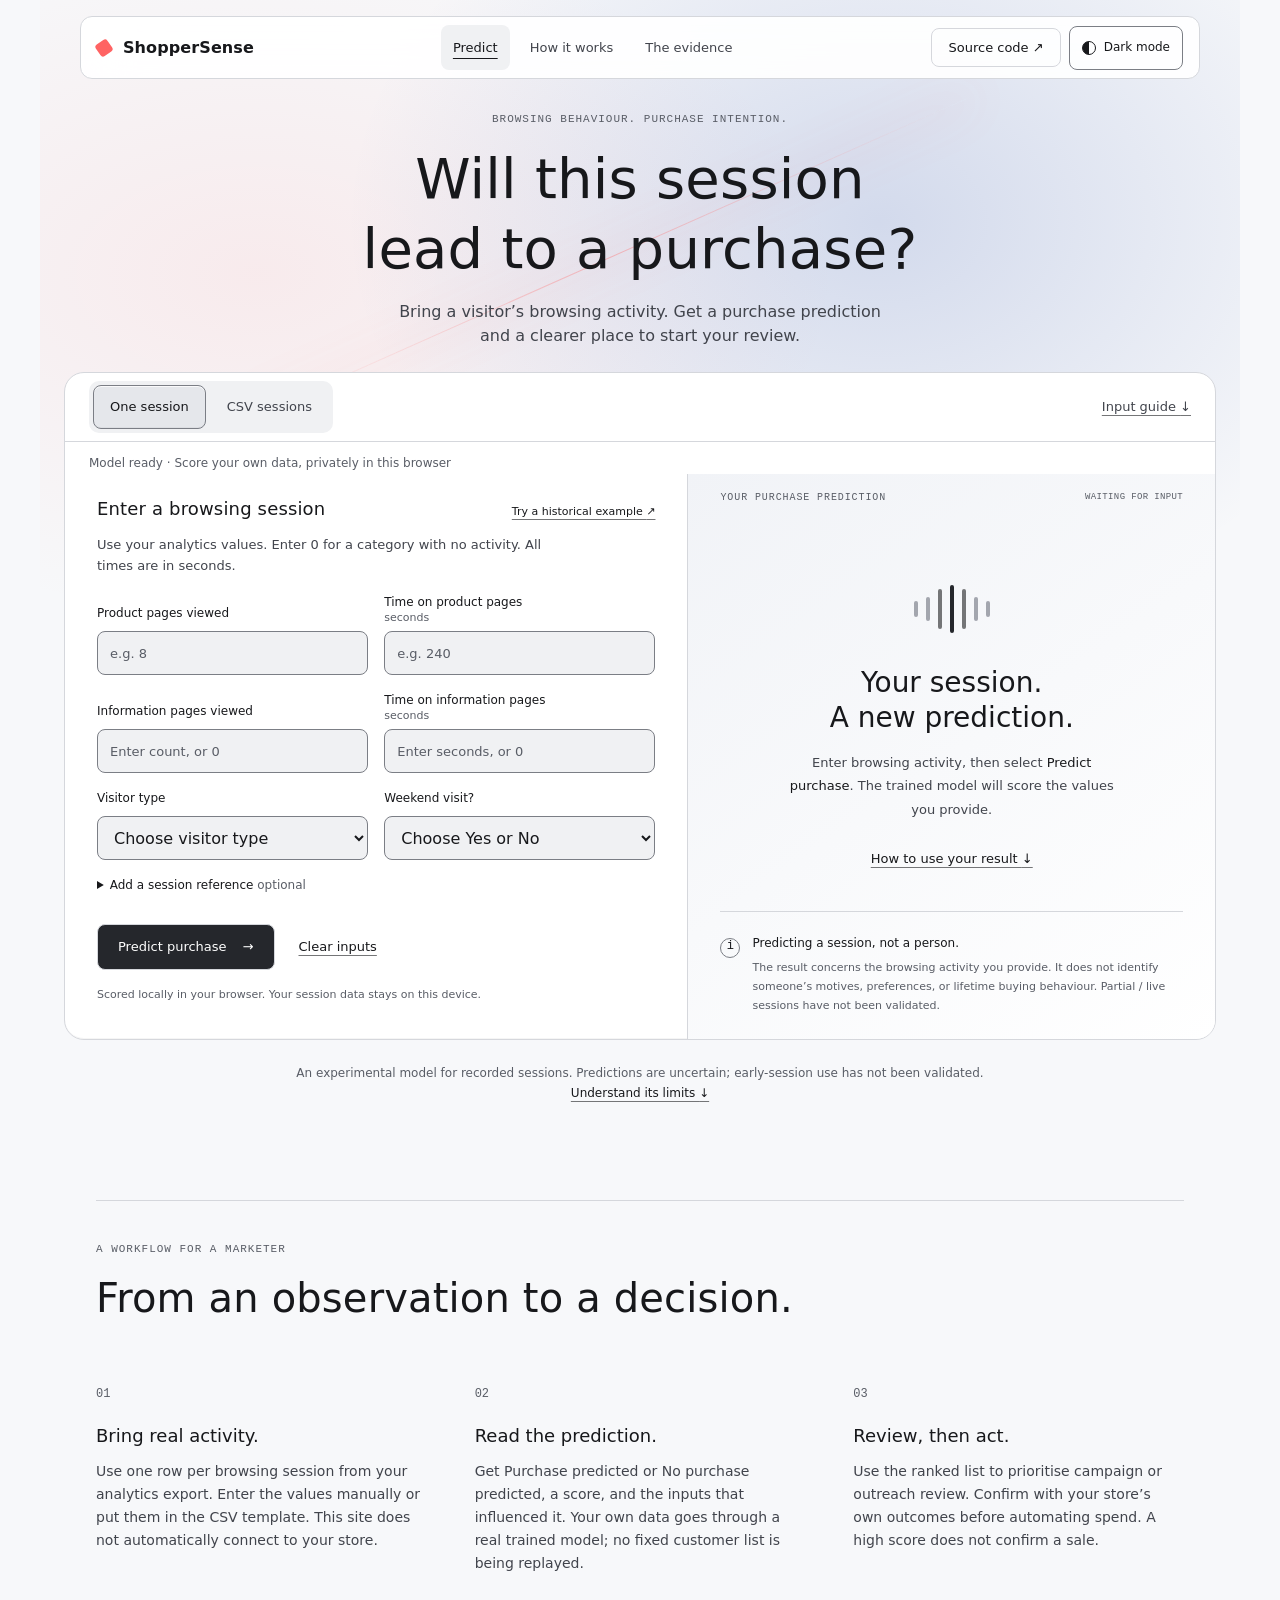
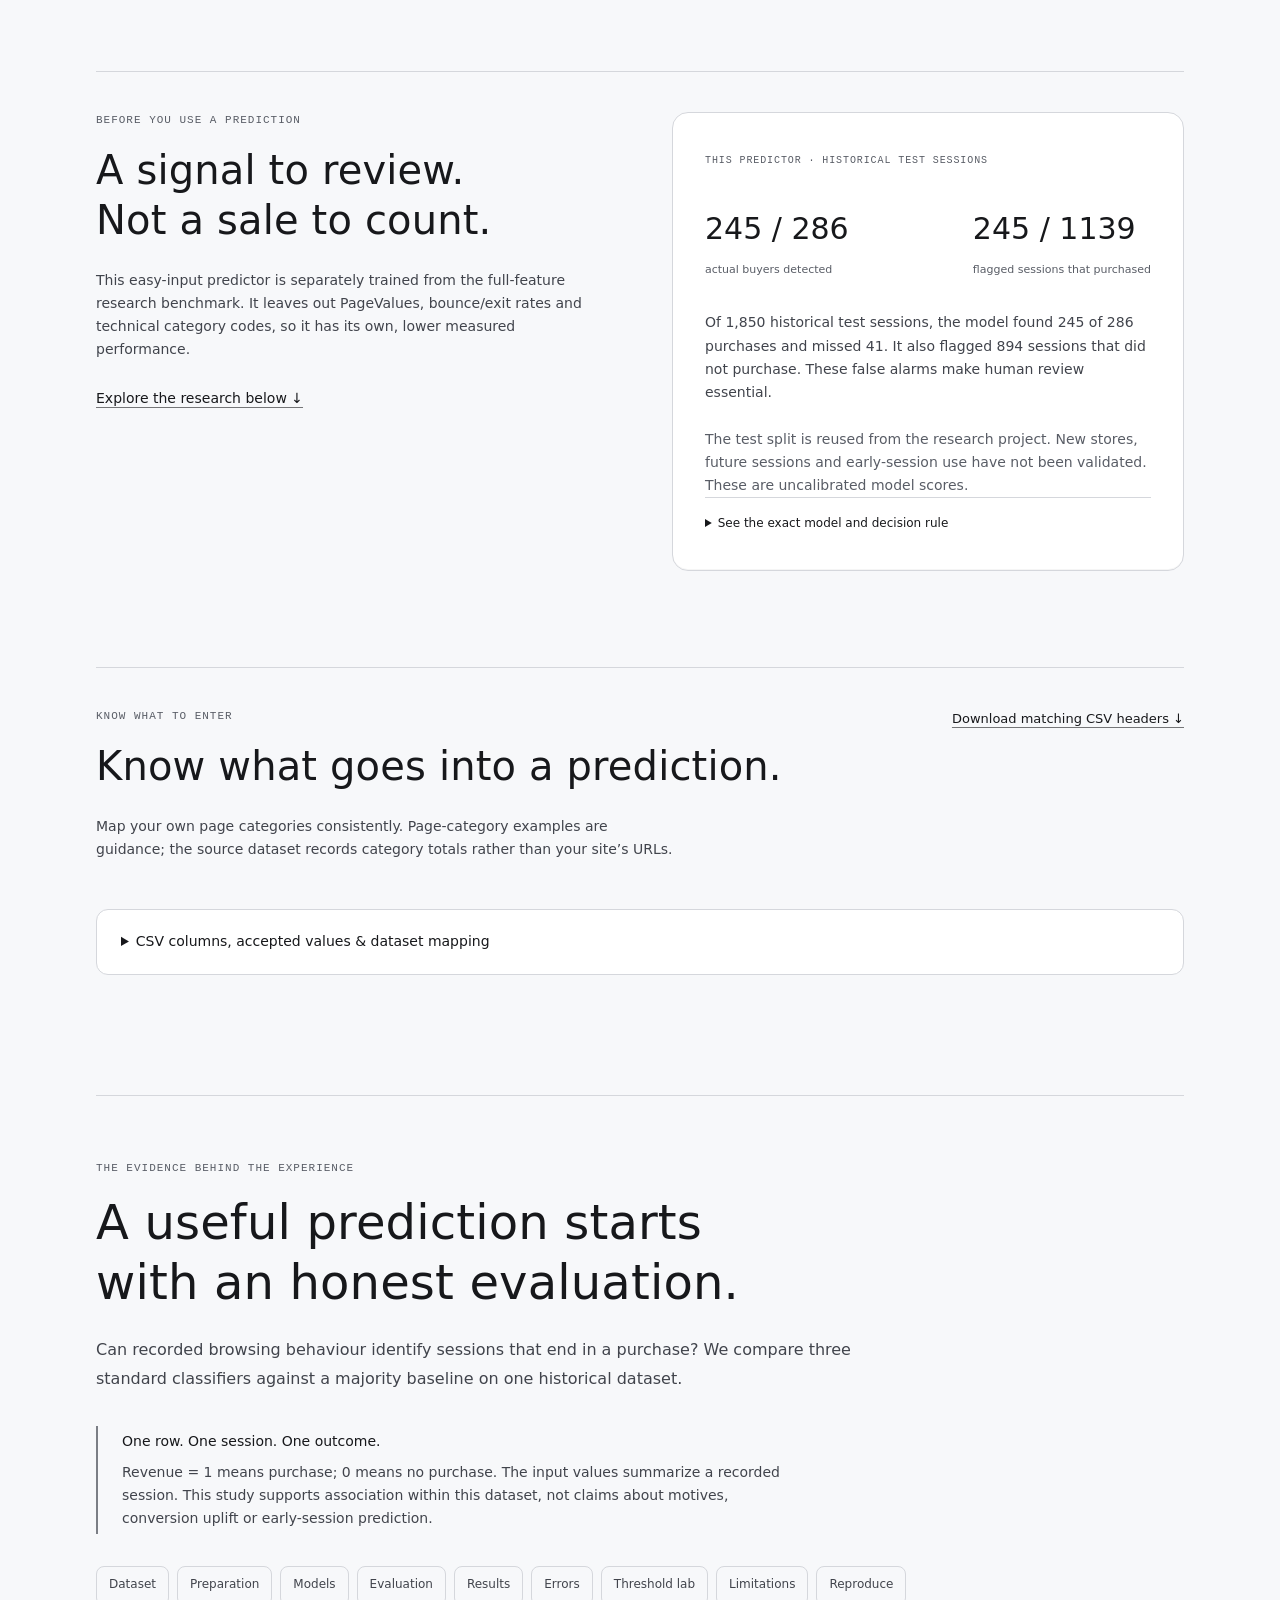
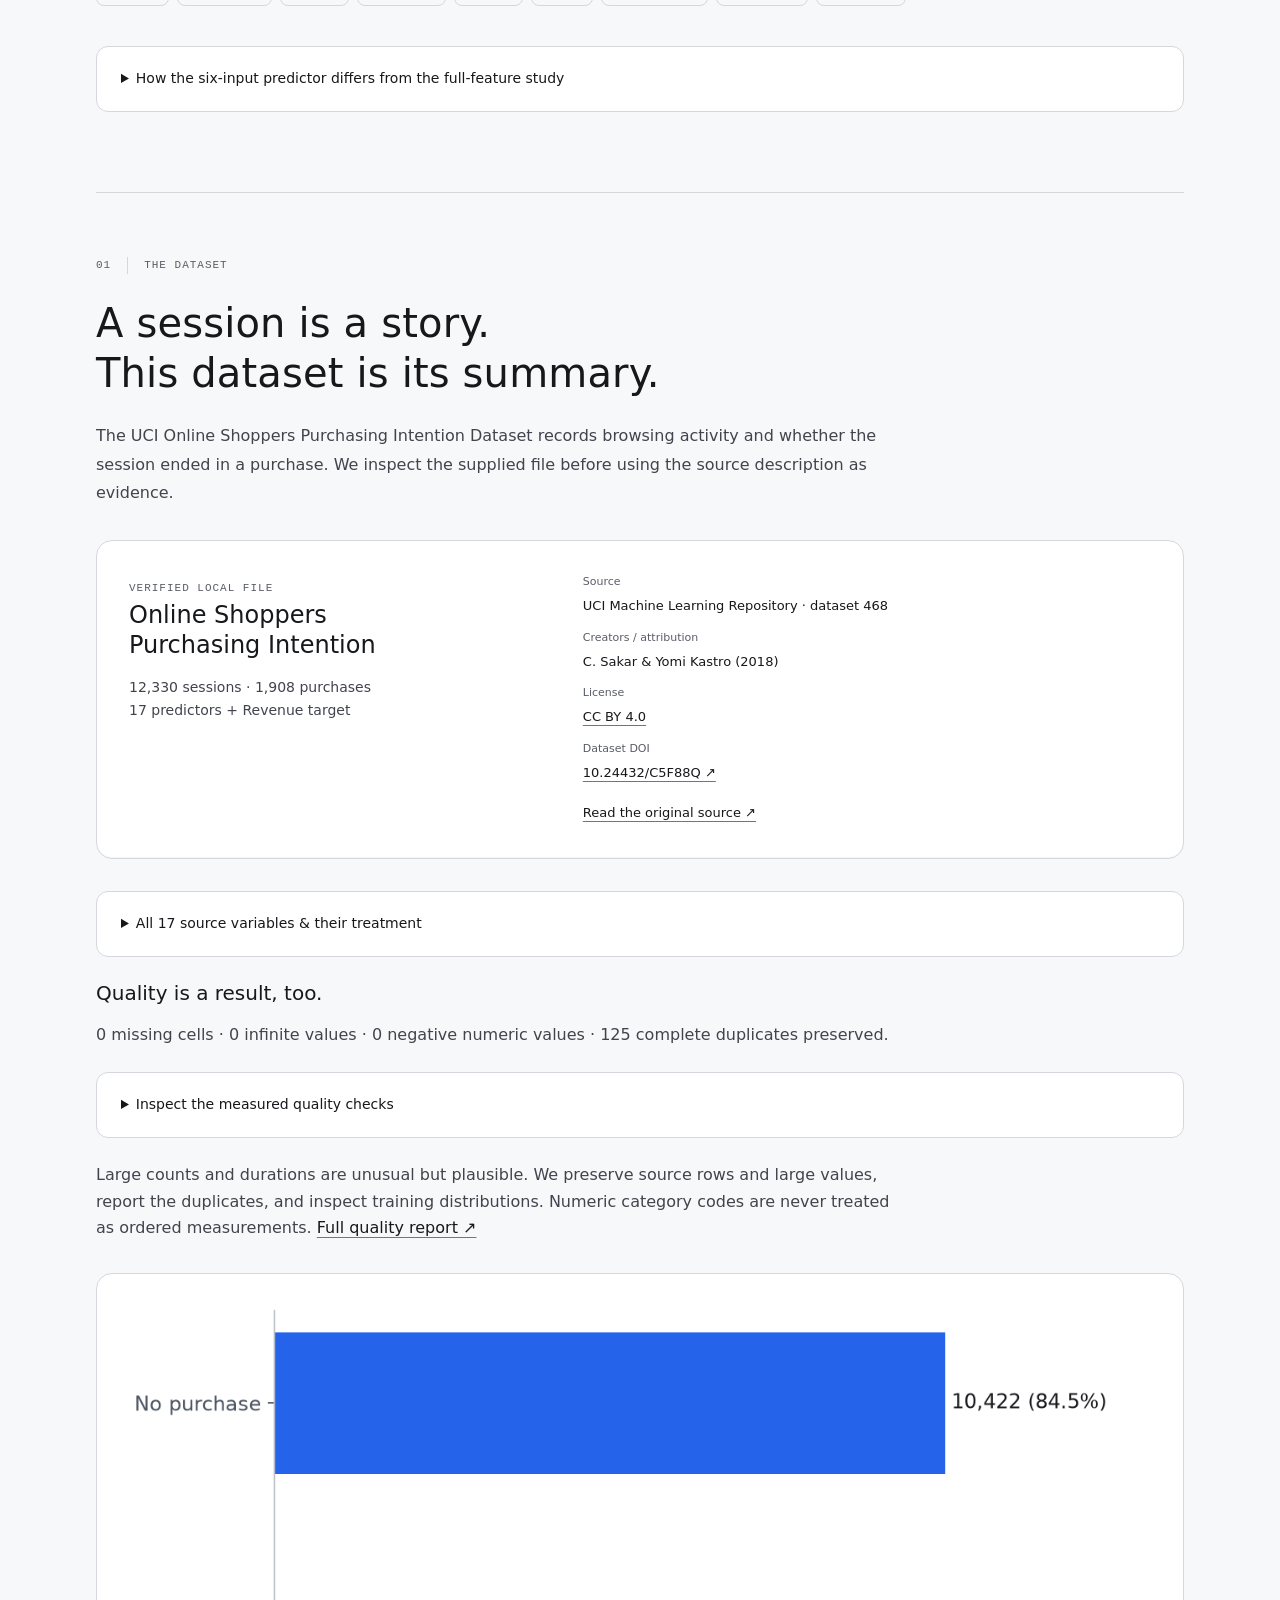
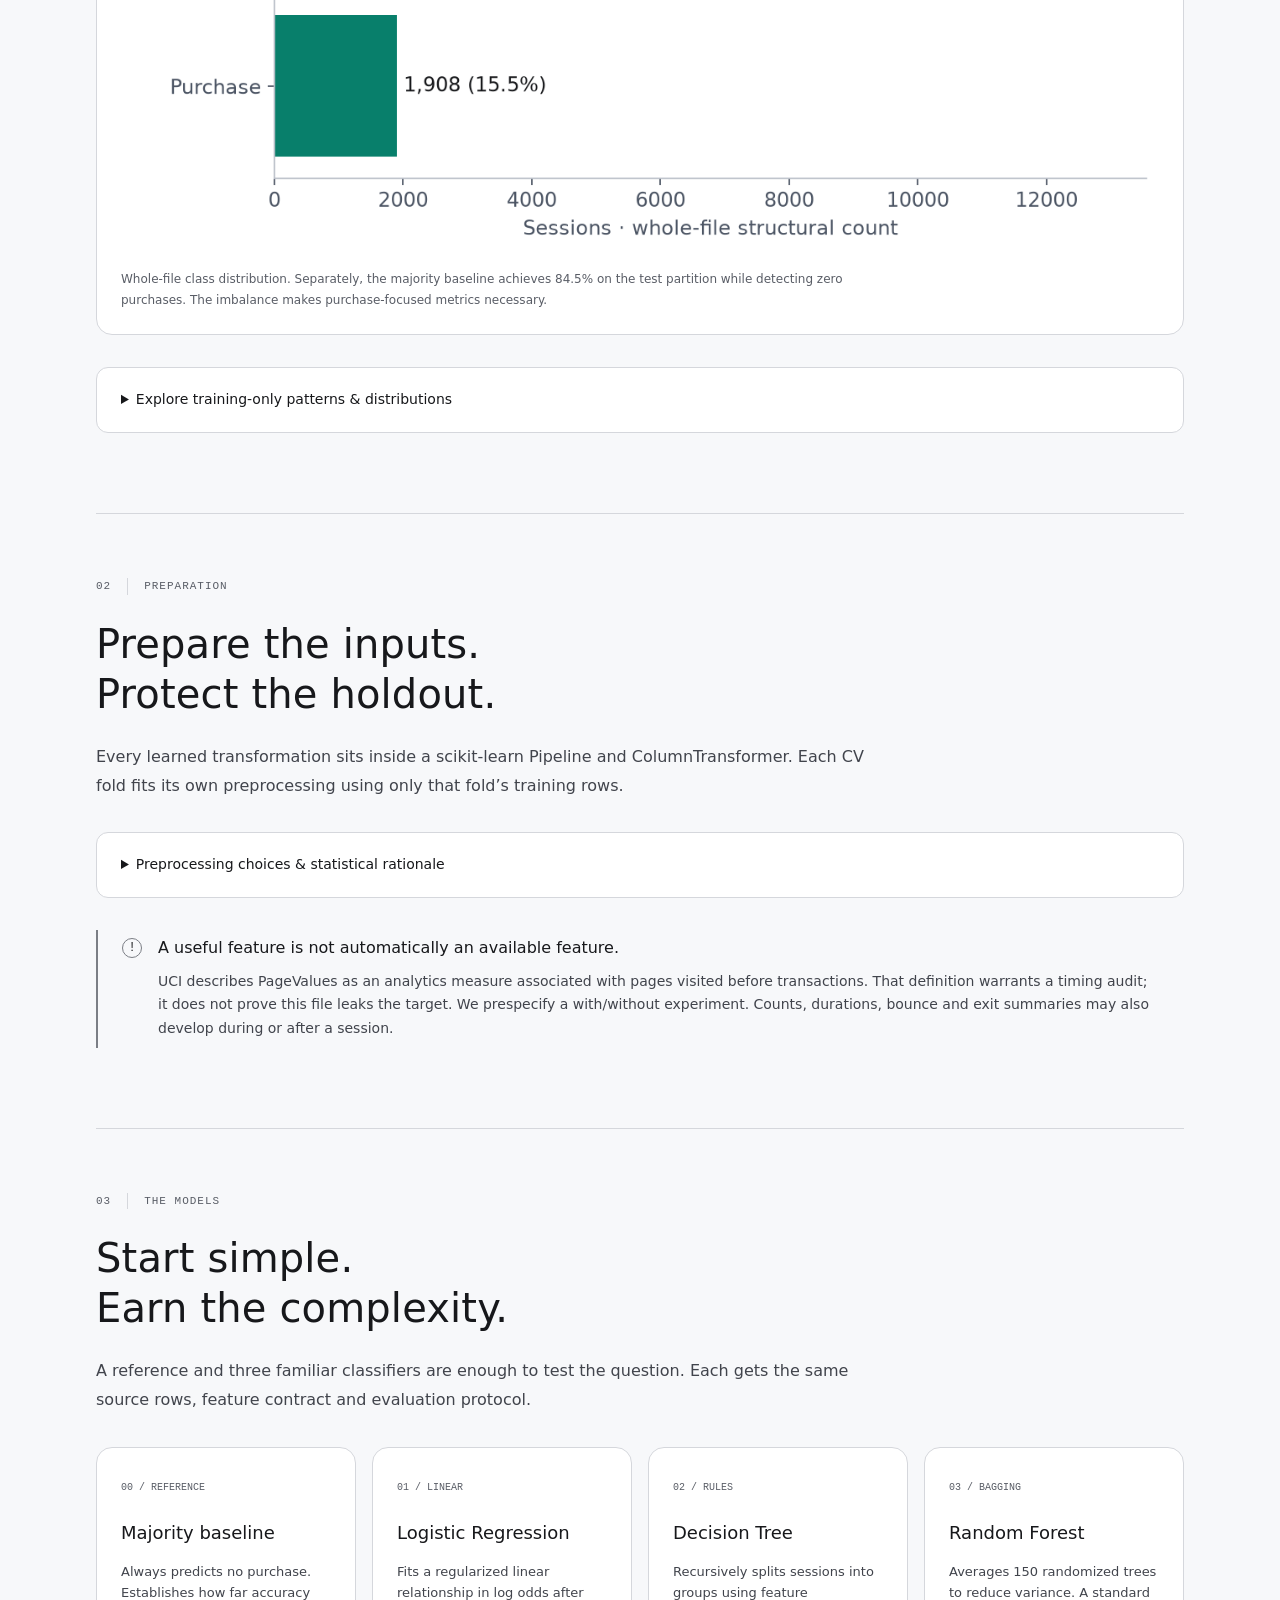
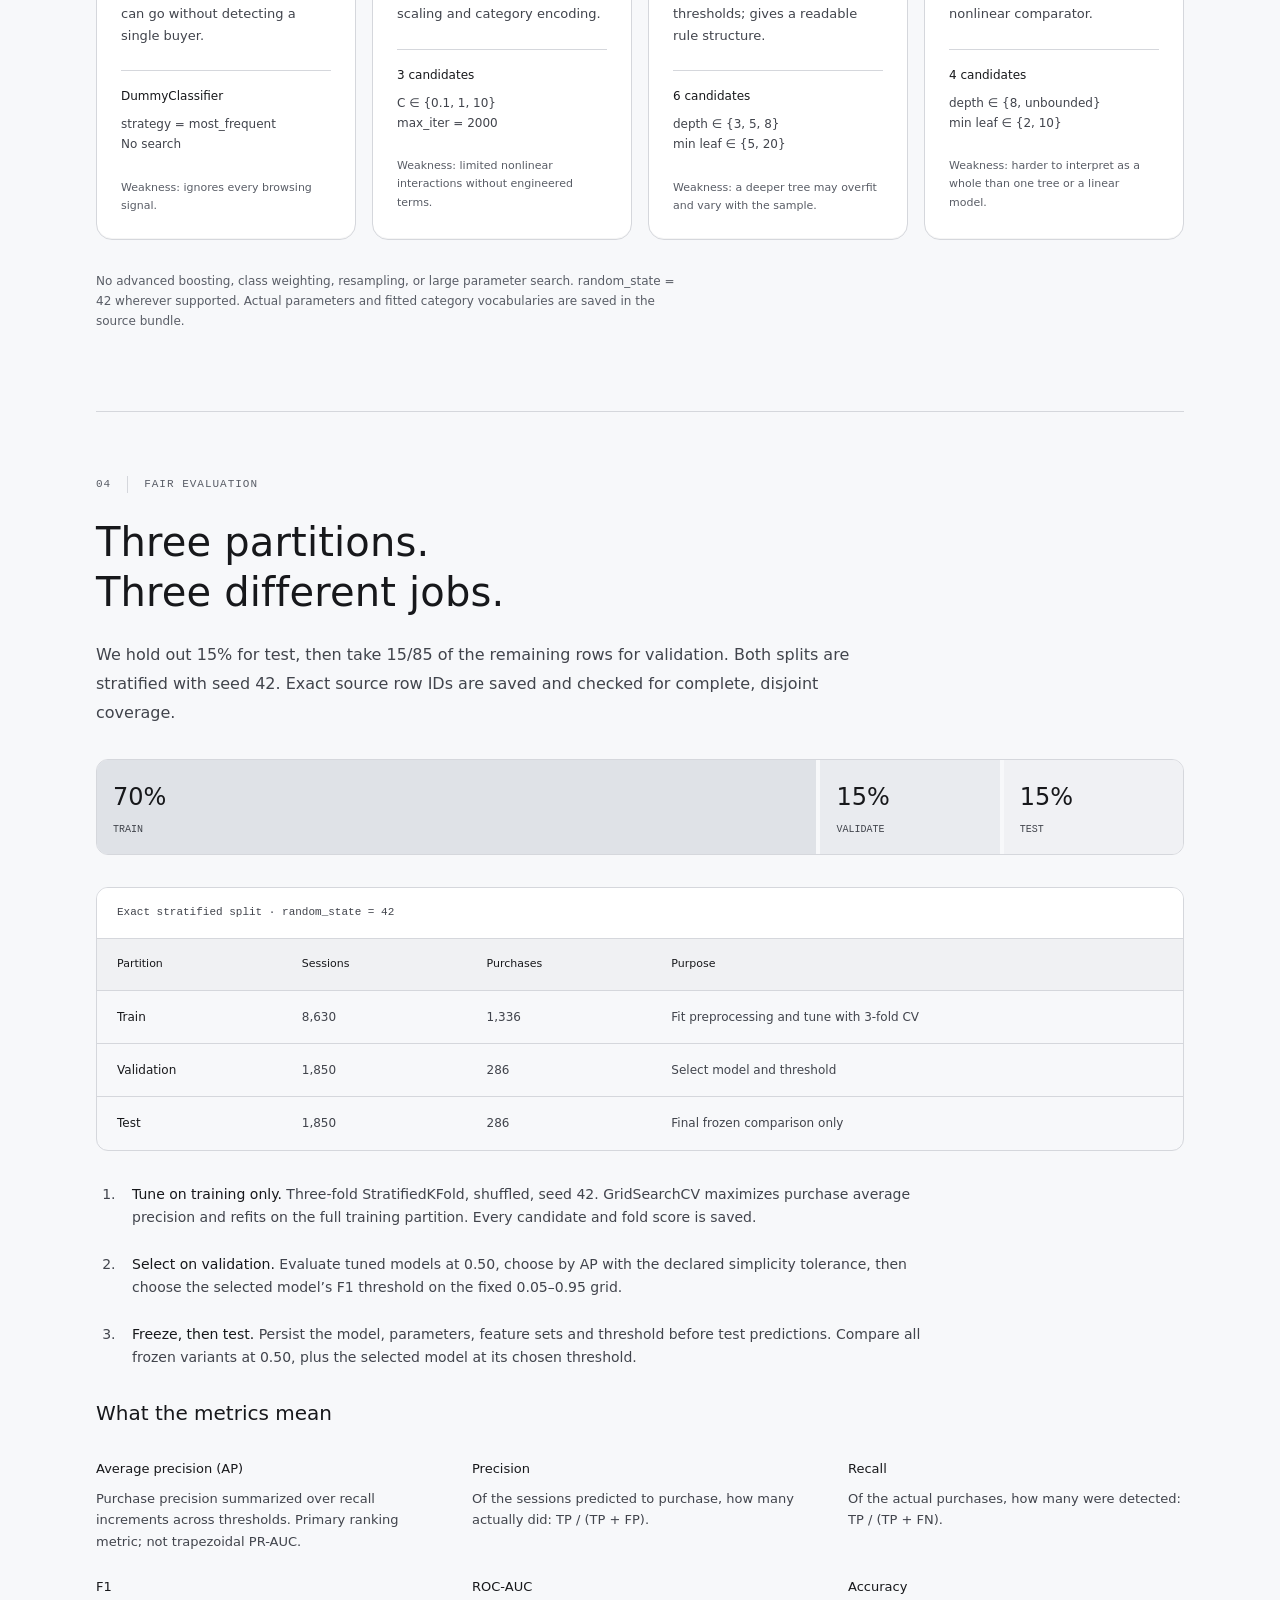
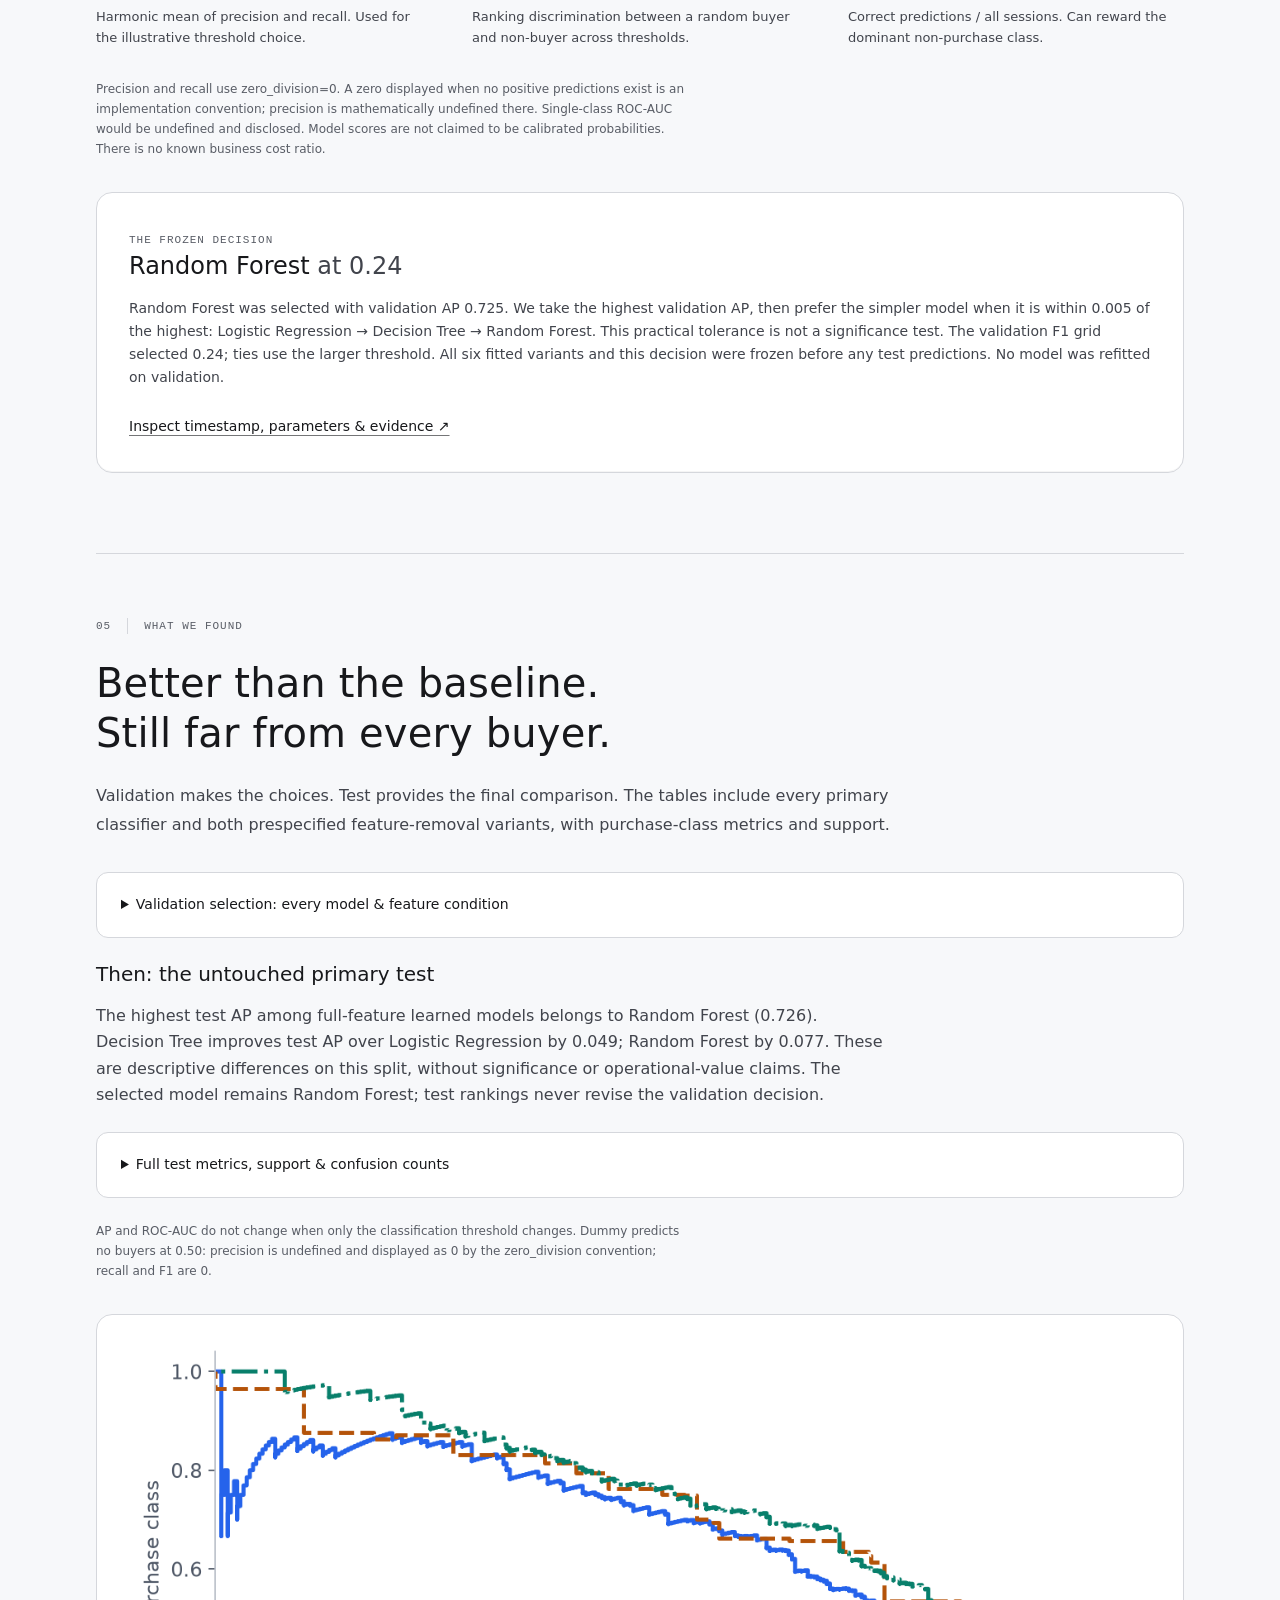
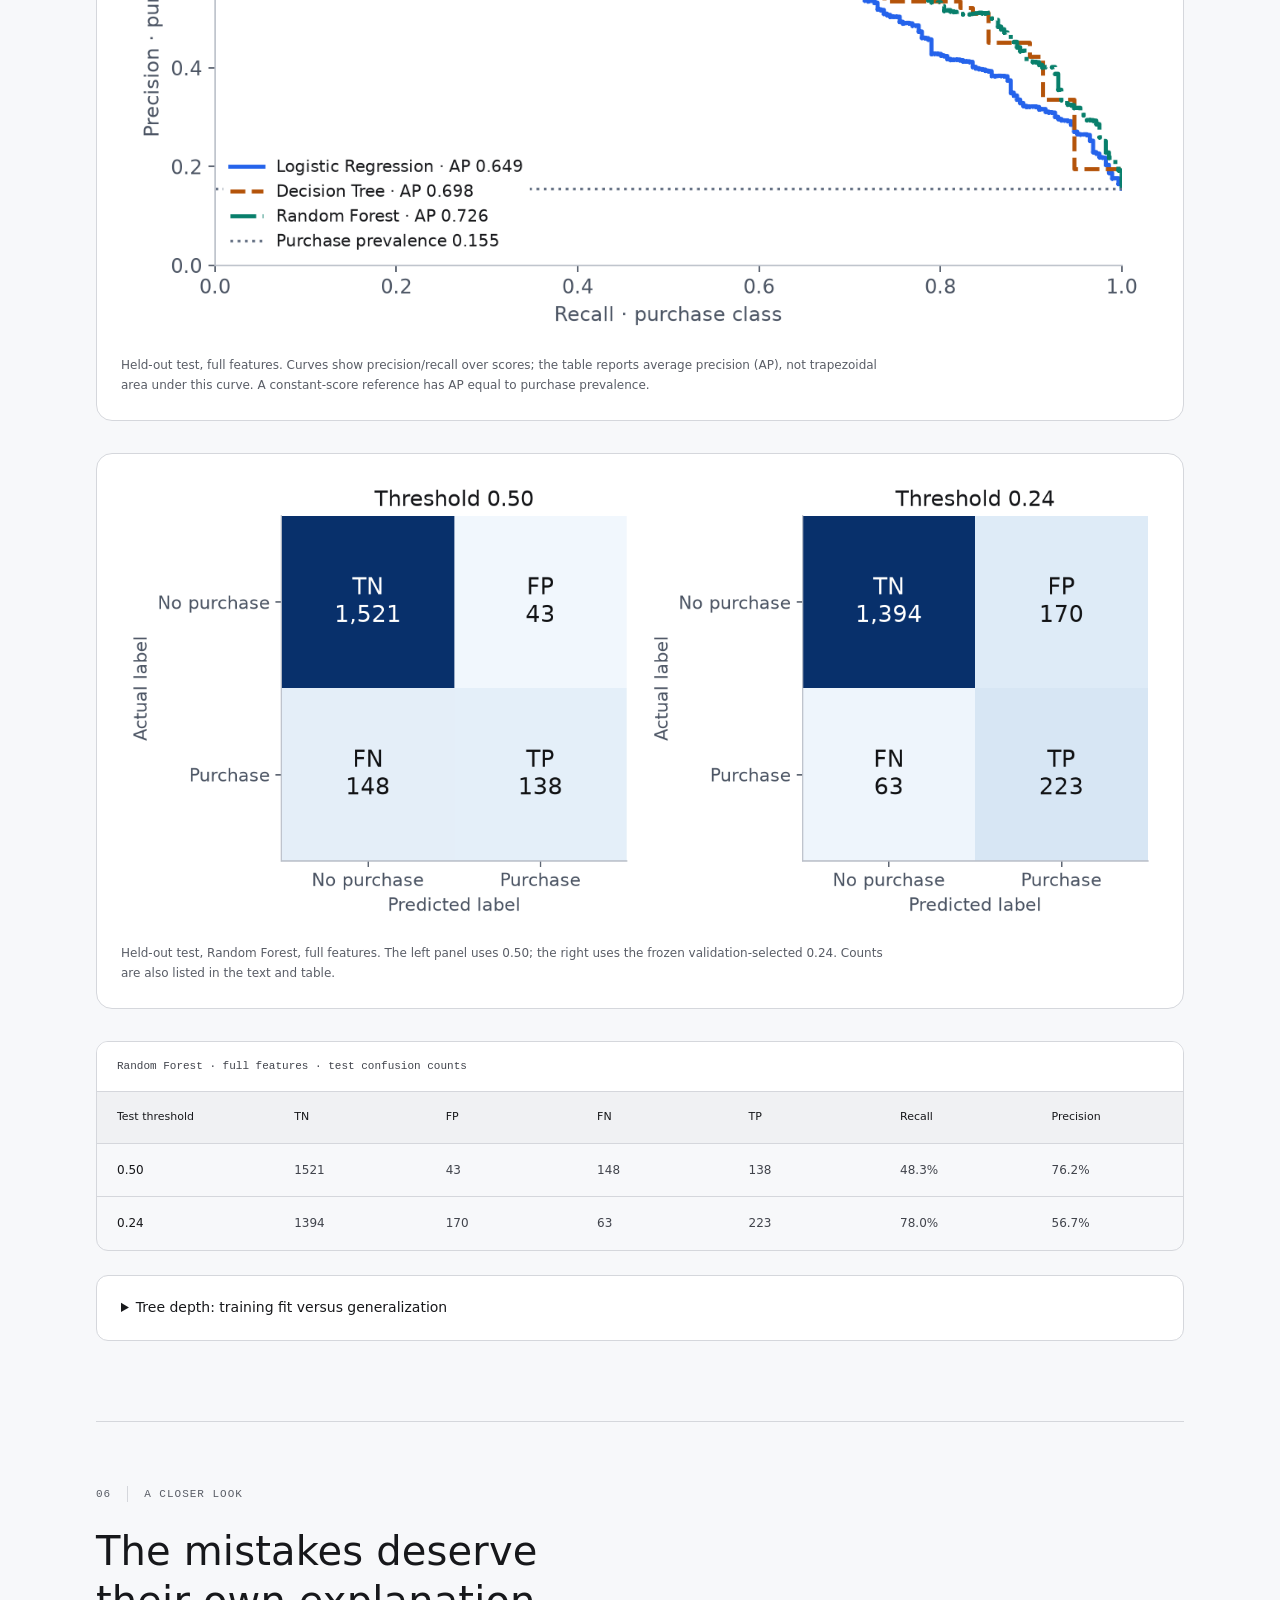
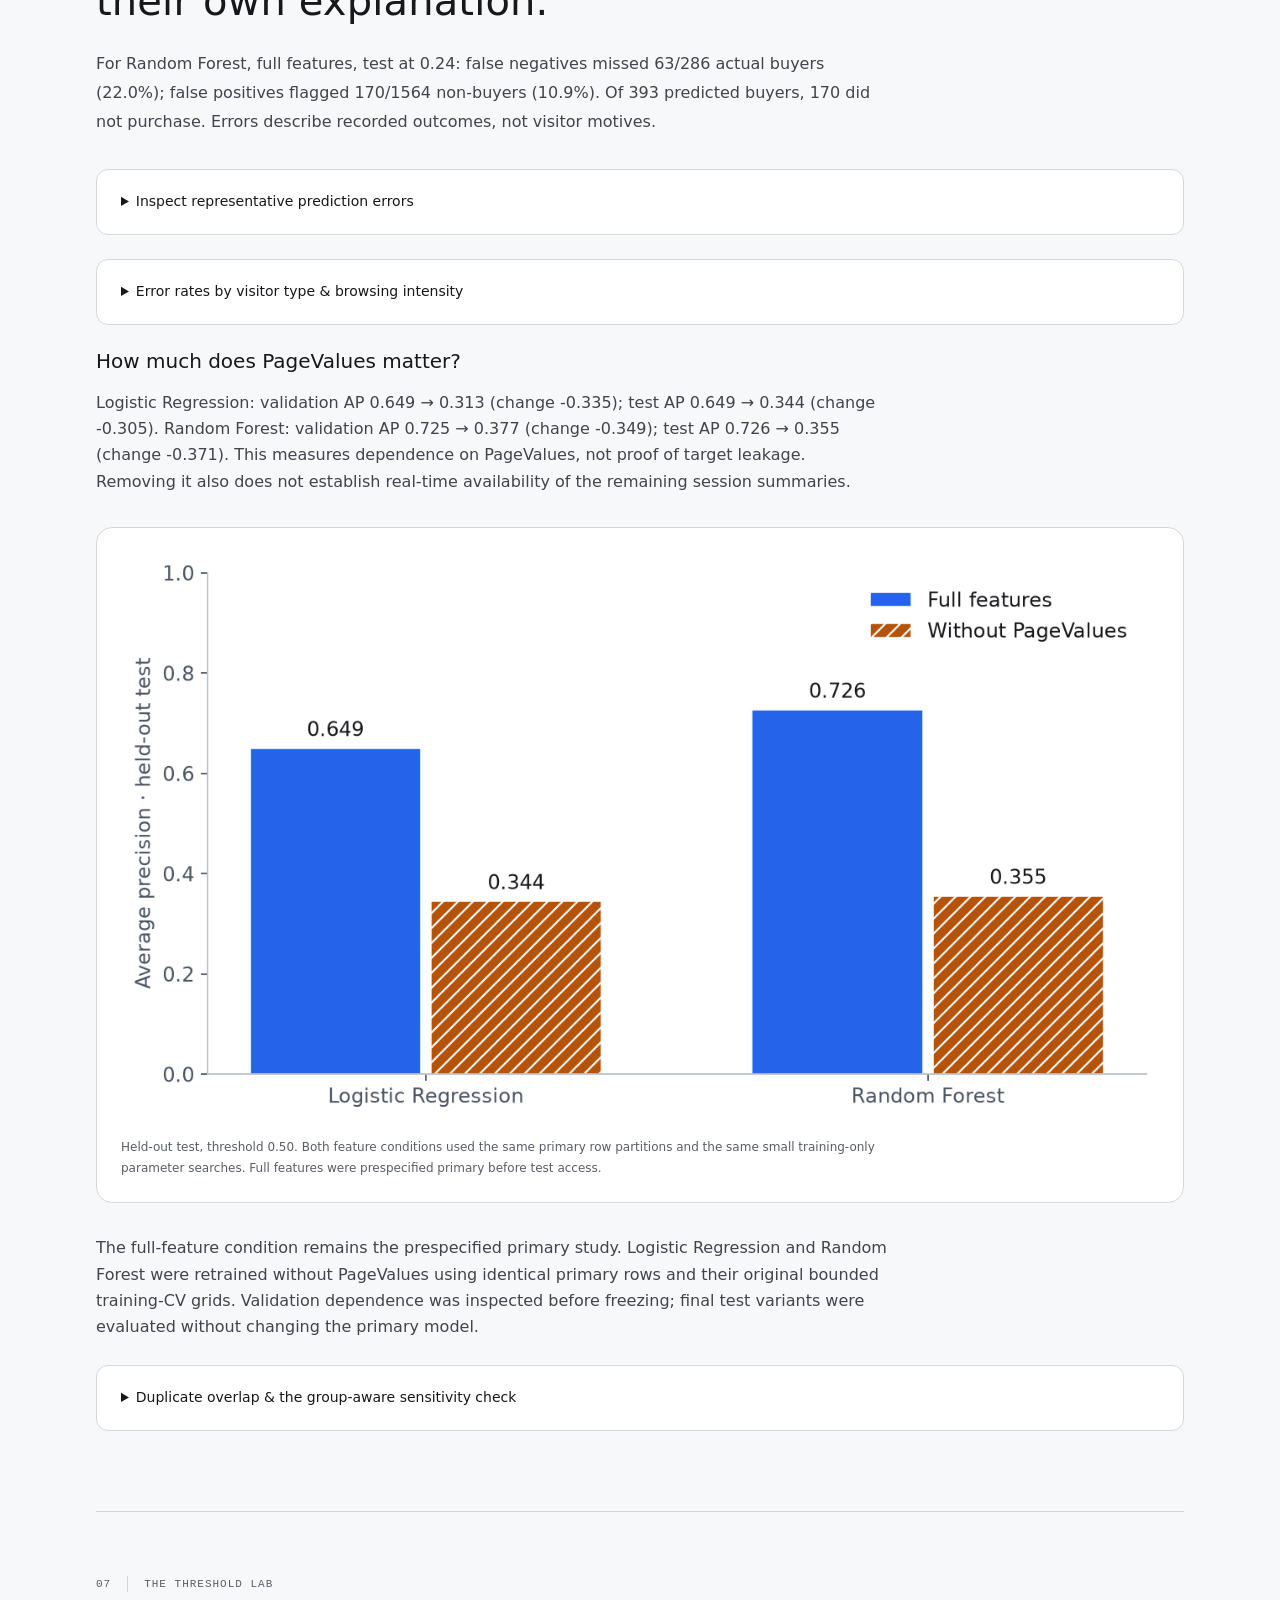
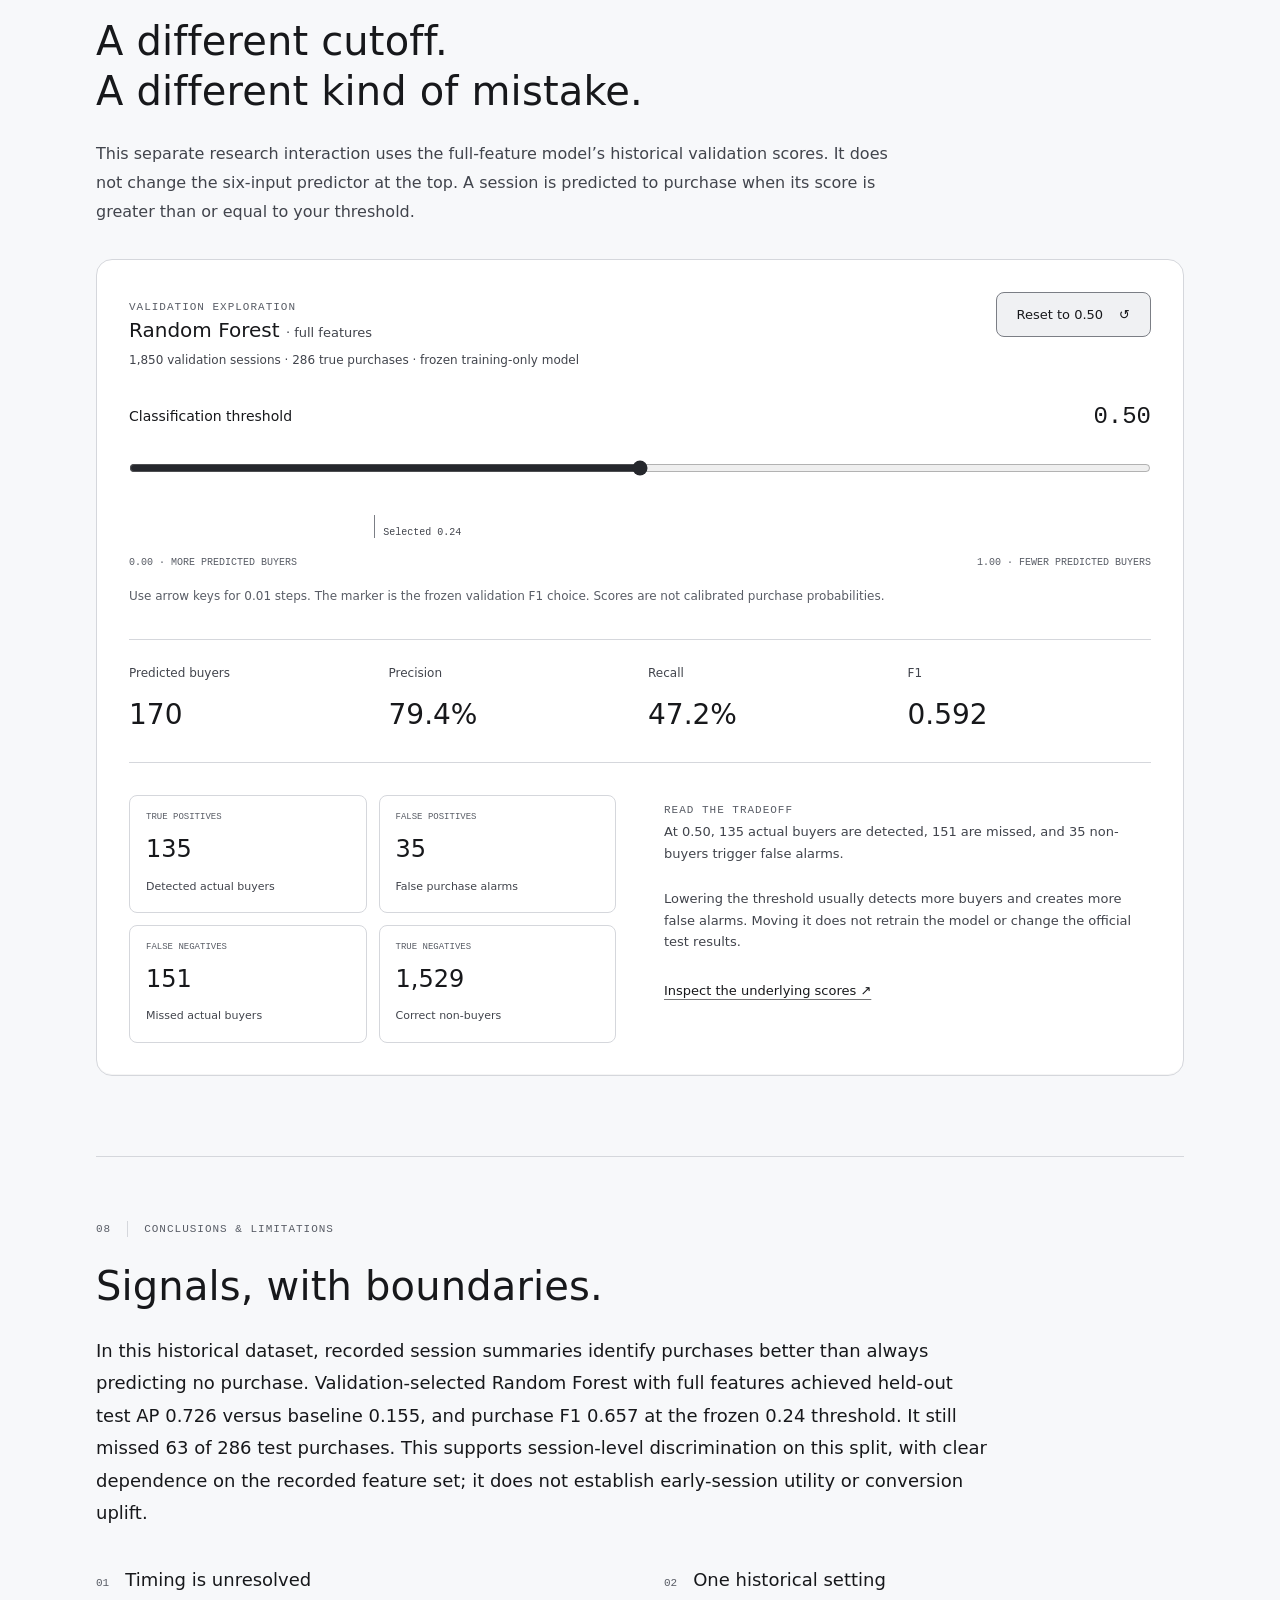
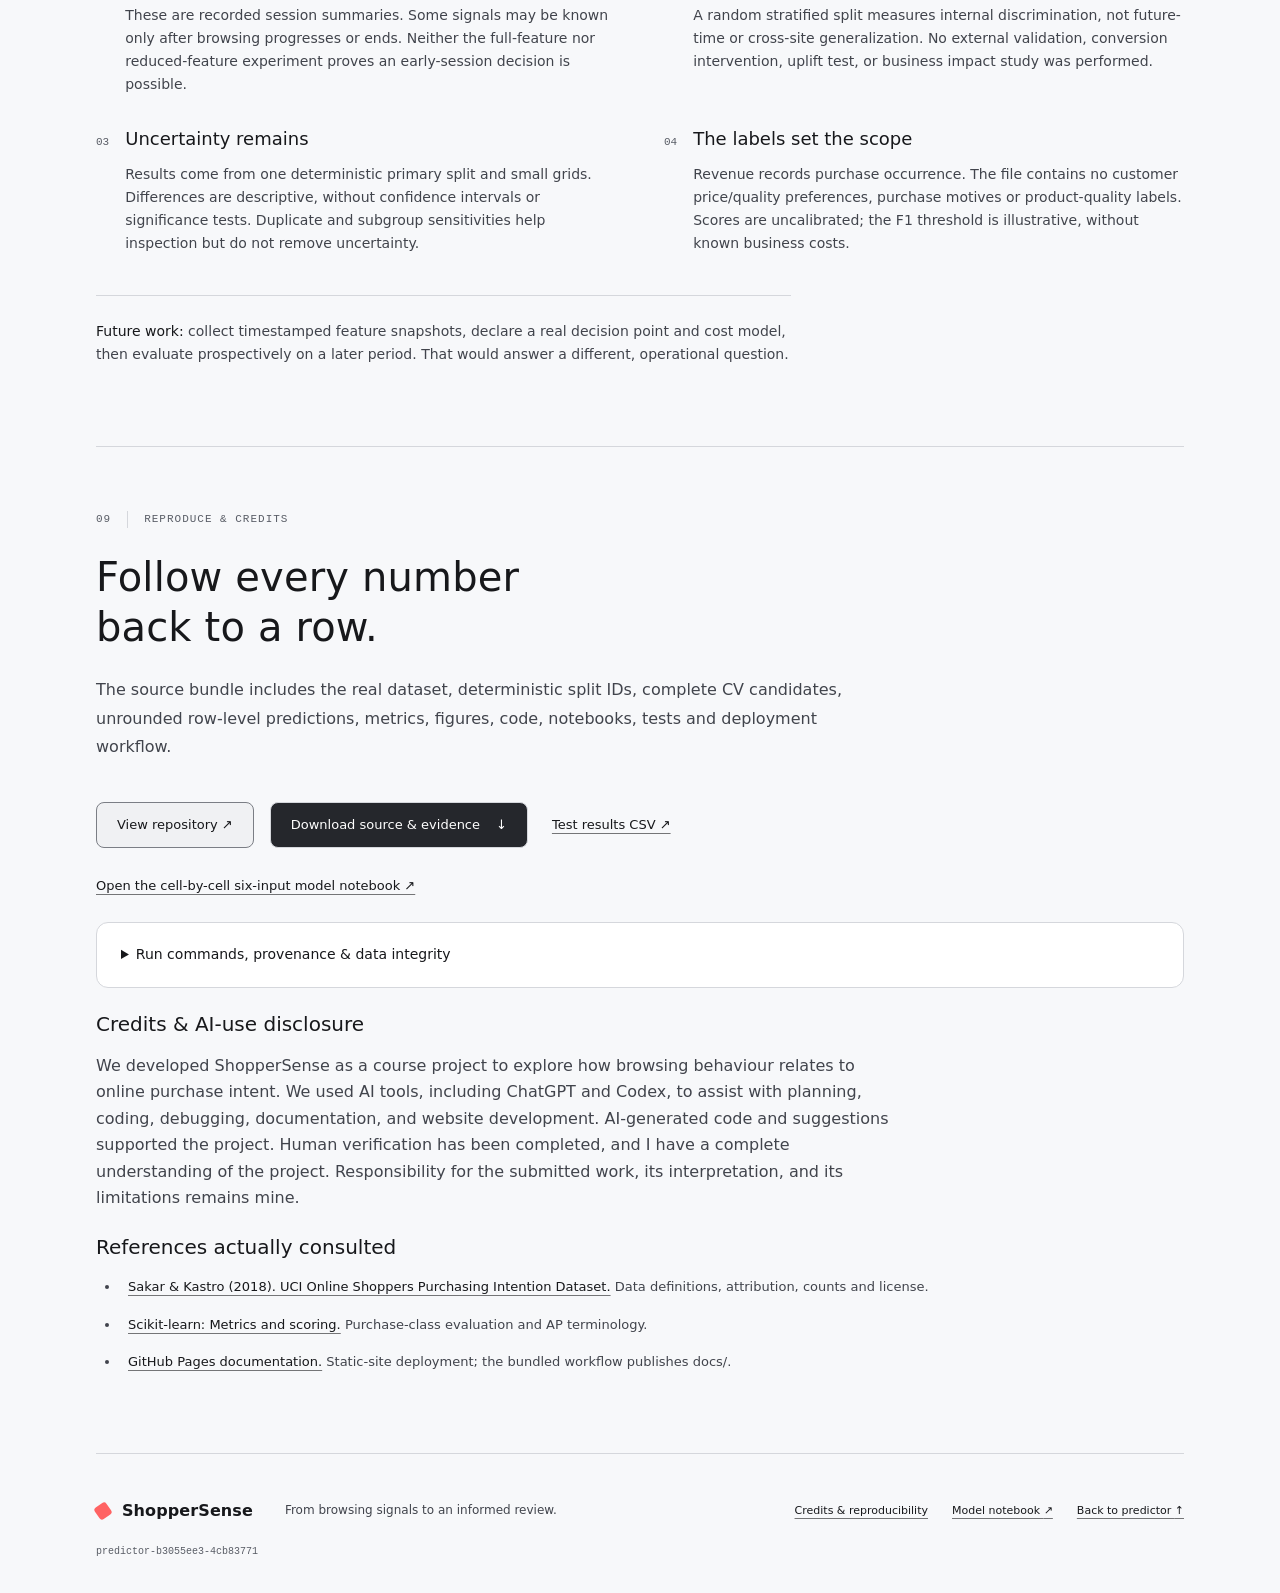
<file: docs/index.html>
<!doctype html>
<html lang="en">
<head>
  <meta charset="utf-8"><meta name="viewport" content="width=device-width, initial-scale=1">
  <title>ShopperSense — From browsing to a purchase prediction</title>
  <meta name="description" content="Predict purchase intention from your own browsing-session data. Try the live six-input model, score a CSV, and explore the research on one page.">
  <meta name="theme-color" content="#040506">
  <link rel="icon" href="assets/favicon.svg" type="image/svg+xml">
  <script src="theme.js?v=2"></script>
  <link rel="stylesheet" href="workspace.css?v=9">
  <script src="predictor-engine.js?v=6" defer></script><script src="workspace.js?v=7" defer></script>
  <script src="threshold.js" defer></script><script src="app.js?v=7" defer></script>
  <script src="legacy-redirect.js" defer></script>
</head>
<body>
<a class="skip" href="#workspace">Skip to purchase predictor</a>
<header class="header">
  <a class="brand" href="#workspace" aria-label="ShopperSense home" translate="no"><span class="brand-icon" aria-hidden="true"></span>ShopperSense</a>
  <nav aria-label="Main navigation"><a href="#workspace">Predict</a><a href="#how">How it works</a><a href="#research">The evidence</a></nav>
  <div class="header-actions"><a class="nav-source" href="https://github.com/vivek-314/ShopperSense-study">Source code <span aria-hidden="true">↗</span></a><button type="button" id="theme-toggle" class="theme-toggle" aria-label="Switch to light mode" hidden><span class="theme-symbol" aria-hidden="true"></span><span class="theme-label">Light mode</span></button></div>
</header>
<main>
<section class="hero" id="workspace" tabindex="-1" aria-labelledby="hero-title">
  <div class="hero-atmosphere" aria-hidden="true"></div>
  <div class="hero-copy"><p class="eyebrow">BROWSING BEHAVIOUR. PURCHASE INTENTION.</p>
    <h1 id="hero-title">Will this session<br>lead to a purchase?</h1>
    <p>Bring a visitor’s browsing activity. Get a purchase prediction<br class="desktop-break"> and a clearer place to start your review.</p>
  </div>
  <div class="demo-frame">
    <div class="demo-toolbar" id="csv"><div role="tablist" aria-label="Prediction mode" class="mode-navigation"><button role="tab" id="tab-single" aria-controls="single-panel" aria-selected="true" data-mode="single">One session</button><button role="tab" id="tab-bulk" aria-controls="bulk-panel" aria-selected="false" data-mode="bulk" tabindex="-1">CSV sessions</button></div><a href="#guide" class="demo-help">Input guide <span aria-hidden="true">↓</span></a></div>
    <div class="availability" role="status" id="model-status">Loading the trained model…</div>
<section id="single-panel" role="tabpanel" aria-labelledby="tab-single" class="mode-panel">
  <div class="prediction-grid">
    <div class="input-card"><div class="card-heading"><div><p class="eyebrow">SESSION ACTIVITY</p><h2>Enter a browsing session</h2></div><div class="example-line"><button type="button" id="load-example" class="quiet-button" disabled>Try a historical example <span aria-hidden="true">↗</span></button><span id="example-label" hidden>Historical training example · not a new customer</span></div></div><p class="card-intro">Use your analytics values. Enter 0 for a category with no activity. All times are in seconds.</p>
      <form id="session-form" novalidate autocomplete="off"><div id="form-error" class="alert error" role="alert" tabindex="-1" hidden></div>
        <fieldset><legend>Product browsing</legend><div class="field-pair"><div class="field"><label for="product-pages">Product pages viewed</label><input id="product-pages" name="product_pages" type="number" min="0" step="1" inputmode="numeric" required placeholder="e.g. 8" aria-describedby="product-pages-error"><span class="field-error" id="product-pages-error"></span></div><div class="field"><label for="product-seconds">Time on product pages <span class="unit">seconds</span></label><input id="product-seconds" name="product_seconds" type="number" min="0" step="any" inputmode="decimal" required placeholder="e.g. 240" aria-describedby="product-seconds-error"><span class="field-error" id="product-seconds-error"></span></div></div></fieldset>
        <fieldset><legend>Information browsing <small>such as FAQs or information pages</small></legend><div class="field-pair"><div class="field"><label for="information-pages">Information pages viewed</label><input id="information-pages" name="information_pages" type="number" min="0" step="1" inputmode="numeric" required placeholder="Enter count, or 0" aria-describedby="information-pages-error"><span class="field-error" id="information-pages-error"></span></div><div class="field"><label for="information-seconds">Time on information pages <span class="unit">seconds</span></label><input id="information-seconds" name="information_seconds" type="number" min="0" step="any" inputmode="decimal" required placeholder="Enter seconds, or 0" aria-describedby="information-seconds-error"><span class="field-error" id="information-seconds-error"></span></div></div></fieldset>
        <div class="field-pair context-fields"><div class="field"><label for="visitor-type">Visitor type</label><select id="visitor-type" name="visitor_type" required aria-describedby="visitor-type-error"><option value="">Choose visitor type</option><option value="New_Visitor">New visitor</option><option value="Returning_Visitor">Returning visitor</option><option value="Other">Other / unknown</option></select><span class="field-error" id="visitor-type-error"></span></div><div class="field"><label for="weekend">Weekend visit?</label><select id="weekend" name="weekend" required aria-describedby="weekend-error"><option value="">Choose Yes or No</option><option value="1">Yes</option><option value="0">No</option></select><span class="field-error" id="weekend-error"></span></div></div>

        <details class="session-reference"><summary>Add a session reference <span class="optional">optional</span></summary><div class="field full"><label for="session-id">Session name <span class="optional">optional</span></label><input id="session-id" name="session_id" autocomplete="off" maxlength="160" placeholder="e.g. Campaign visit 104"><small>A reference for you. An anonymous ID is enough.</small></div></details>
        <div class="form-actions"><button id="predict-button" class="button primary" type="submit" disabled>Predict purchase <span aria-hidden="true">→</span></button><button class="quiet-button" id="clear-session" type="button">Clear inputs</button></div><p class="form-footnote">Scored locally in your browser. Your session data stays on this device.</p>
      </form>
    </div>
    <div class="result-column" role="region" aria-label="Your prediction"><div class="result-card" id="result-card"><div class="result-card-heading"><span class="eyebrow">YOUR PURCHASE PREDICTION</span><span class="result-status" id="result-status">WAITING FOR INPUT</span></div>
      <div id="empty-result" class="empty-result"><div class="empty-signal" aria-hidden="true"><i></i><i></i><i></i><i></i><i></i><i></i><i></i></div><h3>Your session.<br>A new prediction.</h3><p>Enter browsing activity, then select <strong>Predict purchase</strong>. The trained model will score the values you provide.</p><a href="#how" class="text-link">How to use your result <span aria-hidden="true">↓</span></a></div>
      <p id="prediction-announcement" class="sr-only" role="status" aria-atomic="true"></p><div id="prediction-result" tabindex="-1" aria-labelledby="prediction-label" hidden><p class="result-session" id="result-session"></p><h3 class="prediction-label" id="prediction-label"></h3><p class="prediction-subtitle" id="prediction-subtitle"></p><div class="score-row"><span>Purchase signal score</span><strong id="purchase-score"></strong></div><div class="score-track" role="img" aria-label="Purchase signal score" id="score-track"><span id="score-fill"></span><i id="decision-mark" aria-hidden="true"></i></div><div class="score-axis"><span>Lower signal</span><span>Stronger signal</span></div><p class="score-explainer">A model score out of 100, not a guaranteed purchase probability.</p><div class="next-action"><span class="eyebrow">SUGGESTED NEXT STEP</span><h4 id="action-title"></h4><p id="action-copy"></p></div><details class="signals"><summary>Signals behind this prediction</summary><h4 class="sr-only">Signals behind this prediction</h4><ul id="prediction-signals"></ul><p>Model influences describe this prediction. They do not show what causes a purchase.</p></details><div class="alert warning" id="prediction-warning" hidden></div><p class="result-caveat" id="result-caveat"></p><div class="result-actions"><button type="button" class="button secondary" id="download-single">Download this result <span aria-hidden="true">↓</span></button><details class="result-provenance"><summary>Scoring details</summary><span id="prediction-time"></span></details></div></div>
      <div class="stale-note" id="stale-note" role="status" hidden>Inputs changed. Select <strong>Predict purchase</strong> again to update this result.</div>
    </div><div class="result-context"><span class="context-mark" aria-hidden="true">i</span><div><h3>Predicting a session, not a person.</h3><p>The result concerns the browsing activity you provide. It does not identify someone’s motives, preferences, or lifetime buying behaviour. Partial / live sessions have not been validated.</p></div></div></div>
  </div>
</section>
<section id="bulk-panel" role="tabpanel" aria-labelledby="tab-bulk" class="mode-panel" hidden>
  <div class="bulk-heading"><div><p class="eyebrow">FROM YOUR ANALYTICS TO A REVIEW LIST</p><h2>Bring a CSV. Leave with priorities.</h2><p>Score new sessions from an export. Download every prediction and sort your review around the strongest signals.</p></div><a class="button secondary" href="assets/session-template.csv" download>Get the blank template <span aria-hidden="true">↓</span></a></div>
  <div class="upload-card"><label class="upload-zone" for="csv-file" id="upload-zone"><span class="upload-icon" aria-hidden="true">↑</span><strong>Choose or drop your session CSV</strong><span>UTF-8 CSV · up to 10,000 rows · maximum 5 MB</span><span class="file-choose">Choose a CSV file</span></label><input type="file" accept=".csv,text/csv" id="csv-file" disabled><div class="upload-foot"><span>No files are uploaded to a server.</span><button type="button" id="load-csv-example" class="quiet-button" disabled>Try five historical examples ↗</button></div><div id="csv-error" class="alert error" role="alert" hidden></div></div>
  <div id="csv-preview" class="csv-preview" hidden><div class="preview-heading"><div><span class="eyebrow">INPUT REVIEW</span><h3 id="csv-filename"></h3><p id="csv-preview-summary"></p></div><button id="score-csv" class="button primary" type="button">Score these sessions <span aria-hidden="true">→</span></button><button id="cancel-csv" class="button secondary" type="button" hidden>Cancel</button></div><p id="csv-column-note" class="small-note"></p><div class="alert warning" id="csv-example-note" hidden>These five rows are historical training examples for learning the workflow. They are not new customers or a demonstration of independent accuracy.</div><div id="csv-validation" class="alert warning" hidden></div><p id="csv-progress" role="status" hidden></p></div>
  <div id="bulk-results" hidden><div class="bulk-summary" aria-label="Scoring summary"><div><span>Sessions scored</span><strong id="bulk-scored">0</strong></div><div><span>Purchase predicted</span><strong id="bulk-positive">0</strong></div><div><span>No purchase predicted</span><strong id="bulk-negative">0</strong></div><div><span>Need input fixes</span><strong id="bulk-invalid">0</strong></div></div><div class="results-toolbar"><div><h3>Your session review list</h3><p>Scored rows appear in descending score order. Predictions are uncertain; check context before acting.</p></div><button type="button" id="download-bulk" class="button primary">Download all results <span aria-hidden="true">↓</span></button></div><div class="results-filter"><label for="result-filter">Show</label><select id="result-filter"><option value="all">All sessions</option><option value="positive">Purchase predicted</option><option value="negative">No purchase predicted</option><option value="invalid">Need input fixes</option></select><span id="results-range" role="status"></span></div><div class="results-table-wrap" tabindex="0" role="region" aria-label="Predictions for your CSV sessions"><table><caption class="sr-only">New CSV session predictions; purchase score is a model score, not calibrated probability</caption><thead><tr><th scope="col">Session</th><th scope="col">Prediction</th><th scope="col">Score / 100</th><th scope="col">Review priority</th><th scope="col">Notes</th></tr></thead><tbody id="bulk-table-body"></tbody></table></div><div class="pagination"><button type="button" class="button secondary" id="previous-page">← Previous</button><span id="page-label" role="status"></span><button type="button" class="button secondary" id="next-page">Next →</button></div><p class="small-note">The download includes all rows, original row numbers, inputs, unrounded scores, prediction labels, errors and model version. Invalid rows are retained without invented scores.</p></div>
</section>

  </div>
  <p class="hero-boundary">An experimental model for recorded sessions. Predictions are uncertain; early-session use has not been validated. <a href="#reliability">Understand its limits <span aria-hidden="true">↓</span></a></p>
  <noscript><p class="alert warning">Enable JavaScript to score sessions and use the threshold lab. The research and downloadable evidence remain readable below.</p></noscript>
</section>
<section class="how-section" id="how"><div class="section-heading"><div><p class="eyebrow">A WORKFLOW FOR A MARKETER</p><h2>From an observation to a decision.</h2></div></div><div class="how-grid"><article><span>01</span><h3>Bring real activity.</h3><p>Use one row per browsing session from your analytics export. Enter the values manually or put them in the CSV template. This site does not automatically connect to your store.</p></article><article><span>02</span><h3>Read the prediction.</h3><p>Get Purchase predicted or No purchase predicted, a score, and the inputs that influenced it. Your own data goes through a real trained model; no fixed customer list is being replayed.</p></article><article><span>03</span><h3>Review, then act.</h3><p>Use the ranked list to prioritise campaign or outreach review. Confirm with your store’s own outcomes before automating spend. A high score does not confirm a sale.</p></article></div></section>
<section class="reliability-section" id="reliability"><div><p class="eyebrow">BEFORE YOU USE A PREDICTION</p><h2>A signal to review.<br>Not a sale to count.</h2><p>This easy-input predictor is separately trained from the full-feature research benchmark. It leaves out PageValues, bounce/exit rates and technical category codes, so it has its own, lower measured performance.</p><a href="#research">Explore the research below ↓</a></div><div class="reliability-card"><span class="reliability-label">THIS PREDICTOR · HISTORICAL TEST SESSIONS</span><div class="reliability-stats"><div><strong id="reliability-found">—</strong><span>actual buyers detected</span></div><div><strong id="reliability-flagged">—</strong><span>flagged sessions that purchased</span></div></div><p id="reliability-copy">Actual model reliability will appear when the trained model loads.</p><p class="small-note">The test split is reused from the research project. New stores, future sessions and early-session use have not been validated. These are uncalibrated model scores.</p><details><summary>See the exact model and decision rule</summary><p id="model-details"></p><a href="data/predictor.json">Exported model and its own metrics ↗</a></details></div></section>
<section class="guide-section" id="guide"><div class="section-heading"><div><p class="eyebrow">KNOW WHAT TO ENTER</p><h2>Know what goes into a prediction.</h2><p>Map your own page categories consistently. Page-category examples are guidance; the source dataset records category totals rather than your site’s URLs.</p></div><a href="assets/session-template.csv" download class="text-link">Download matching CSV headers ↓</a></div><details class="guide-details"><summary>CSV columns, accepted values &amp; dataset mapping</summary><div class="guide-table-wrap" tabindex="0" role="region" aria-label="CSV column names and plain-language meanings"><table><caption>CSV field guide · one session per row · all times in seconds</caption><thead><tr><th scope="col">CSV column</th><th scope="col">What to enter</th><th scope="col">Accepted values</th></tr></thead><tbody>
<tr><th scope="row">session_id</th><td>Your anonymous session reference; optional</td><td>Text, e.g. visit-104</td></tr><tr><th scope="row">product_pages</th><td>Number of product-related pages viewed</td><td>Whole number ≥ 0</td></tr><tr><th scope="row">product_seconds</th><td>Total time on product-related pages</td><td>Seconds ≥ 0</td></tr><tr><th scope="row">information_pages</th><td>Number of informational pages viewed</td><td>Whole number ≥ 0</td></tr><tr><th scope="row">information_seconds</th><td>Total time on informational pages</td><td>Seconds ≥ 0</td></tr><tr><th scope="row">visitor_type</th><td>New visitor, returning visitor, or unknown/other</td><td>new, returning, other (or UCI names)</td></tr><tr><th scope="row">weekend</th><td>Whether the visit fell on a weekend</td><td>yes/no, true/false, or 1/0</td></tr>
</tbody></table></div><p class="small-note">Original UCI headers (ProductRelated, ProductRelated_Duration, Informational, Informational_Duration, VisitorType, Weekend) also work. Extra columns, including Revenue and legacy Administrative / account columns, are ignored for prediction. No labels are needed to score new sessions.</p></details></section>

<div class="research-body">
<section id="research" class="research-intro section" aria-labelledby="research-title">
  <p class="eyebrow">THE EVIDENCE BEHIND THE EXPERIENCE</p><h2 id="research-title">A useful prediction starts<br>with an honest evaluation.</h2>
  <p class="section-intro" id="overview">Can recorded browsing behaviour identify sessions that end in a purchase? We compare three standard classifiers against a majority baseline on one historical dataset.</p>
  <div class="scope-note"><strong>One row. One session. One outcome.</strong><p>Revenue = 1 means purchase; 0 means no purchase. The input values summarize a recorded session. This study supports association within this dataset, not claims about motives, conversion uplift or early-session prediction.</p></div>
  <nav class="research-navigation" aria-label="Research sections"><a href="#data">Dataset</a><a href="#preprocessing">Preparation</a><a href="#methods">Models</a><a href="#evaluation">Evaluation</a><a href="#results">Results</a><a href="#mistakes">Errors</a><a href="#threshold">Threshold lab</a><a href="#conclusions">Limitations</a><a href="#reproduce">Reproduce</a></nav>
  <details><summary>How the six-input predictor differs from the full-feature study</summary><div class="decision-box" id="workspace-model" role="note"><span class="eyebrow">THE DEPLOYED PREDICTION WORKSPACE IS A SEPARATE MODEL</span>
<h3>Six inputs for new sessions</h3><p>The <a href="./">prediction workspace</a> accepts individual inputs and CSV files from outside this dataset. It runs a separately trained Random Forest using ProductRelated, ProductRelated_Duration, Informational, Informational_Duration, VisitorType and Weekend. Administrative and Administrative_Duration were removed from the deployed predictor at the user’s request. Their earlier eight-input results are archived for a measured comparison. No unshown features are filled with defaults. PageValues, bounce/exit rates and the technical category codes are excluded.</p>
<p>This product model's test AP is <strong>0.293</strong>, compared with the full-feature research result documented below. Its frozen validation-selected threshold is 0.12. It found 245 of 286 actual buyers, with 894 false alarms among 1139 flagged sessions. Its score is an uncalibrated model output, not a guaranteed purchase probability. The original benchmark's stronger metrics must never be attributed to this predictor.</p>
<p>All three classifiers were tuned on the original training rows with the same bounded three-fold AP searches. Validation selected the model and threshold before this condition's test evaluation. The historical test split is reused from the research project, not an independent external validation. New stores, future sessions and early-session use remain unvalidated.</p>
<p>Python/JavaScript parity is checked on all 3,700 validation/test rows and three constructed fresh sessions. Forest inference uses the fitted numeric/category preprocessing and float32 tree comparisons. Signed path contributions sum to score minus the mean root score; they are model attributions, not causal effects.</p>
<p>Product version: <code>predictor-b3055ee3-4cb83771</code>. Its complete CV, selection, predictions and metrics are in <code>results/predictor/</code> in the downloadable source bundle.</p></div><div class="table-wrap " tabindex="0" role="region" aria-label="Deployed six-input predictor · its own final test performance"><table><caption>Deployed six-input predictor · its own final test performance</caption><thead><tr><th scope="col">Model / features</th><th scope="col">Partition · threshold</th><th scope="col">n / buyers</th><th scope="col">AP</th><th scope="col">ROC-AUC</th><th scope="col">Precision</th><th scope="col">Recall</th><th scope="col">F1</th><th scope="col">Accuracy</th><th scope="col">TN / FP / FN / TP</th></tr></thead><tbody><tr><th scope="row">Random Forest · six_observable_inputs</th><td>test · 0.12</td><td>1850 / 286</td><td>0.293</td><td>0.714</td><td>0.215</td><td>0.857</td><td>0.344</td><td>0.495</td><td>670 / 894 / 41 / 245</td></tr></tbody></table></div></details>
</section>
<section id="data" class="section">
  <div class="section-label"><span>01</span> THE DATASET</div><h2>A session is a story.<br>This dataset is its summary.</h2><p class="section-intro">The UCI Online Shoppers Purchasing Intention Dataset records browsing activity and whether the session ended in a purchase. We inspect the supplied file before using the source description as evidence.</p>
  <div class="data-card"><div><span class="eyebrow">VERIFIED LOCAL FILE</span><h3>Online Shoppers<br>Purchasing Intention</h3><p>12,330 sessions · 1,908 purchases<br>17 predictors + Revenue target</p></div><div><dl><dt>Source</dt><dd>UCI Machine Learning Repository · dataset 468</dd><dt>Creators / attribution</dt><dd>C. Sakar &amp; Yomi Kastro (2018)</dd><dt>License</dt><dd><a href="https://creativecommons.org/licenses/by/4.0/">CC BY 4.0</a></dd><dt>Dataset DOI</dt><dd><a href="https://doi.org/10.24432/C5F88Q">10.24432/C5F88Q ↗</a></dd></dl><a class="text-link" href="https://archive.ics.uci.edu/dataset/468/online+shoppers+purchasing+intention+dataset">Read the original source ↗</a></div></div>
  <details><summary>All 17 source variables &amp; their treatment</summary><h3>The feature inventory</h3>
  <div class="table-wrap" tabindex="0" role="region" aria-label="All 17 predictors and their meanings"><table><caption>Predictors · Revenue is excluded from every model input</caption><thead><tr><th scope="col">Features</th><th scope="col">What they record</th><th scope="col">Treatment</th></tr></thead><tbody>
    <tr><th scope="row">Administrative, Informational, ProductRelated</th><td>Page counts for three browsing categories</td><td>Numeric</td></tr>
    <tr><th scope="row">Administrative_Duration, Informational_Duration, ProductRelated_Duration</th><td>Total time spent in each page category</td><td>Numeric</td></tr>
    <tr><th scope="row">BounceRates</th><td>Analytics measure of visits leaving without another request</td><td>Numeric</td></tr>
    <tr><th scope="row">ExitRates</th><td>Analytics measure of page views that end a session</td><td>Numeric</td></tr>
    <tr><th scope="row">PageValues</th><td>Average page value associated with visits before a transaction; timing needs scrutiny</td><td>Numeric; removal experiment</td></tr>
    <tr><th scope="row">SpecialDay</th><td>Proximity to a special day, on a 0–1 scale</td><td>Numeric</td></tr>
    <tr><th scope="row">Month</th><td>Month category; the file contains ten observed months</td><td>One-hot category</td></tr>
    <tr><th scope="row">OperatingSystems, Browser, Region, TrafficType</th><td>Category codes, without meaningful ordered distances</td><td>One-hot categories</td></tr>
    <tr><th scope="row">VisitorType</th><td>Returning_Visitor, New_Visitor, or Other</td><td>One-hot category</td></tr>
    <tr><th scope="row">Weekend</th><td>Whether the visit occurred on a weekend</td><td>Explicit 0/1</td></tr>
  </tbody></table></div>
  </details><h3>Quality is a result, too.</h3><p>0 missing cells · 0 infinite values · 0 negative numeric values · 125 complete duplicates preserved.</p><details><summary>Inspect the measured quality checks</summary><div class="table-wrap " tabindex="0" role="region" aria-label="Measured data quality"><table><caption>Measured data quality</caption><thead><tr><th scope="col">Check · whole file</th><th scope="col">Observed finding / decision</th></tr></thead><tbody><tr><th scope="row">Schema &amp; target</th><td>12,330 rows, 17 predictors + binary Revenue; source expectations match.</td></tr><tr><th scope="row">Missing / infinite / negative</th><td>0 / 0 / 0 numeric negative values</td></tr><tr><th scope="row">Invalid values</th><td>0 values outside [0,1] in rates, SpecialDay or Weekend; 0 noninteger page counts; 0 unexpected categories</td></tr><tr><th scope="row">Repeated observations</th><td>125 extra complete duplicates; 125 extra identical predictor vectors. All retained.</td></tr><tr><th scope="row">Extreme browsing</th><td>ProductRelated max 705 pages; duration max 63,973.5. Descriptive whole-file audit; no clipping.</td></tr><tr><th scope="row">Provenance</th><td>Supplied locally; original download date unknown. SHA-256 recorded; original bytes preserved.</td></tr></tbody></table></div></details><p>Large counts and durations are unusual but plausible. We preserve source rows and large values, report the duplicates, and inspect training distributions. Numeric category codes are never treated as ordered measurements. <a href="data/quality.json">Full quality report ↗</a></p>
  <figure><img src="assets/class_balance.png?v=2" data-chart-dark-src="assets/class_balance.png?v=2" data-chart-light-src="assets/class_balance-light.png?v=2" alt="Whole file: 10,422 non-purchase and 1,908 purchase sessions." loading="lazy" width="1238" height="662"><figcaption>Whole-file class distribution. Separately, the majority baseline achieves 84.5% on the test partition while detecting zero purchases. The imbalance makes purchase-focused metrics necessary.</figcaption></figure>
  <details><summary>Explore training-only patterns &amp; distributions</summary><h3>Explore using training data</h3><p>Structural counts above describe the entire file. The following exploratory comparisons use only the training partition; they do not use validation or test outcomes to choose preprocessing.</p>
  <figure><img src="assets/visitor_rates.png?v=2" data-chart-dark-src="assets/visitor_rates.png?v=2" data-chart-light-src="assets/visitor_rates-light.png?v=2" alt="Training purchase rates by VisitorType; numeric denominators appear in the following table." loading="lazy" width="1236" height="662"><figcaption>Training only. Labels show purchases / sessions and the observed rate. These are associations, and the small Other group deserves caution.</figcaption></figure><div class="table-wrap " tabindex="0" role="region" aria-label="Training-only purchase rates with denominators"><table><caption>Training-only purchase rates with denominators</caption><thead><tr><th scope="col">Visitor type</th><th scope="col">Training sessions</th><th scope="col">Purchases</th><th scope="col">Purchase rate</th></tr></thead><tbody><tr><th scope="row">New_Visitor</th><td>1162</td><td>293</td><td>25.2%</td></tr><tr><th scope="row">Other</th><td>63</td><td>10</td><td>15.9%</td></tr><tr><th scope="row">Returning_Visitor</th><td>7405</td><td>1033</td><td>14.0%</td></tr></tbody></table></div><figure><img src="assets/browsing_intensity.png?v=2" data-chart-dark-src="assets/browsing_intensity.png?v=2" data-chart-light-src="assets/browsing_intensity-light.png?v=2" alt="Training distributions of log transformed product-related page counts by target; numeric summaries follow." loading="lazy" width="1236" height="662"><figcaption>Training only. Both distributions are normalized within class; log(1 + pages) makes skew visible without dropping large sessions. Overlap means page count alone cannot perfectly separate purchases.</figcaption></figure><div class="table-wrap " tabindex="0" role="region" aria-label="Training-only product page count summaries"><table><caption>Training-only product page count summaries</caption><thead><tr><th scope="col">Training target</th><th scope="col">Sessions</th><th scope="col">Median pages</th><th scope="col">95th percentile</th><th scope="col">Maximum</th></tr></thead><tbody><tr><th scope="row">No purchase</th><td>7294</td><td>16</td><td>98</td><td>705</td></tr><tr><th scope="row">Purchase</th><td>1336</td><td>29</td><td>159.25</td><td>501</td></tr></tbody></table></div></details>
</section>

<section id="preprocessing" class="section">
  <div class="section-label"><span>02</span> PREPARATION</div><h2>Prepare the inputs.<br>Protect the holdout.</h2><p class="section-intro">Every learned transformation sits inside a scikit-learn Pipeline and ColumnTransformer. Each CV fold fits its own preprocessing using only that fold’s training rows.</p>
  <details><summary>Preprocessing choices &amp; statistical rationale</summary><div class="table-wrap" tabindex="0" role="region" aria-label="Preprocessing choices and rationale"><table><caption>One consistent preprocessing contract</caption><thead><tr><th scope="col">Choice</th><th scope="col">Implementation</th><th scope="col">Why</th></tr></thead><tbody>
    <tr><th scope="row">Numeric missingness</th><td>Training median, if needed</td><td>Retain rows without learning from the holdout; no missing values observed here</td></tr>
    <tr><th scope="row">Categorical missingness</th><td>Fixed __missing__ category</td><td>Make missingness explicit; no missing values observed here</td></tr>
    <tr><th scope="row">Category encoding</th><td>OneHotEncoder; ignore unknown categories</td><td>Codes are labels, not distances; vocabulary is fitted on training folds</td></tr>
    <tr><th scope="row">Logistic Regression scale</th><td>StandardScaler on numeric features</td><td>Different units otherwise distort regularization and optimization</td></tr>
    <tr><th scope="row">Tree numeric scale</th><td>Original values</td><td>Threshold-based trees do not require standardization</td></tr>
    <tr><th scope="row">Target and row identity</th><td>Explicit Revenue 0/1; source_row_id from original row order</td><td>Neither the target nor the identifier enters the predictors</td></tr>
    <tr><th scope="row">Imbalance and extremes</th><td>Stratification; no resampling, class weights, or outlier removal</td><td>Keep the core comparison simple; inspect precision/recall and threshold choices</td></tr>
  </tbody></table></div>
  </details><div class="note" role="note"><span class="note-icon" aria-hidden="true">!</span><div><h3>A useful feature is not automatically an available feature.</h3><p>UCI describes PageValues as an analytics measure associated with pages visited before transactions. That definition warrants a timing audit; it does not prove this file leaks the target. We prespecify a with/without experiment. Counts, durations, bounce and exit summaries may also develop during or after a session.</p></div></div>
</section>

<section id="methods" class="section">
  <div class="section-label"><span>03</span> THE MODELS</div><h2>Start simple.<br>Earn the complexity.</h2><p class="section-intro">A reference and three familiar classifiers are enough to test the question. Each gets the same source rows, feature contract and evaluation protocol.</p>
  <div class="model-grid">
    <article class="model-card baseline"><span class="model-no">00 / REFERENCE</span><h3>Majority baseline</h3><p>Always predicts no purchase. Establishes how far accuracy can go without detecting a single buyer.</p><div class="model-detail"><strong>DummyClassifier</strong><span>strategy = most_frequent<br>No search</span></div><p class="weakness">Weakness: ignores every browsing signal.</p></article>
    <article class="model-card"><span class="model-no">01 / LINEAR</span><h3>Logistic Regression</h3><p>Fits a regularized linear relationship in log odds after scaling and category encoding.</p><div class="model-detail"><strong>3 candidates</strong><span>C ∈ {0.1, 1, 10}<br>max_iter = 2000</span></div><p class="weakness">Weakness: limited nonlinear interactions without engineered terms.</p></article>
    <article class="model-card"><span class="model-no">02 / RULES</span><h3>Decision Tree</h3><p>Recursively splits sessions into groups using feature thresholds; gives a readable rule structure.</p><div class="model-detail"><strong>6 candidates</strong><span>depth ∈ {3, 5, 8}<br>min leaf ∈ {5, 20}</span></div><p class="weakness">Weakness: a deeper tree may overfit and vary with the sample.</p></article>
    <article class="model-card"><span class="model-no">03 / BAGGING</span><h3>Random Forest</h3><p>Averages 150 randomized trees to reduce variance. A standard nonlinear comparator.</p><div class="model-detail"><strong>4 candidates</strong><span>depth ∈ {8, unbounded}<br>min leaf ∈ {2, 10}</span></div><p class="weakness">Weakness: harder to interpret as a whole than one tree or a linear model.</p></article>
  </div><p class="muted">No advanced boosting, class weighting, resampling, or large parameter search. random_state = 42 wherever supported. Actual parameters and fitted category vocabularies are saved in the source bundle.</p>
</section>

<section id="evaluation" class="section">
  <div class="section-label"><span>04</span> FAIR EVALUATION</div><h2>Three partitions.<br>Three different jobs.</h2><p class="section-intro">We hold out 15% for test, then take 15/85 of the remaining rows for validation. Both splits are stratified with seed 42. Exact source row IDs are saved and checked for complete, disjoint coverage.</p>
  <div class="split-visual" role="img" aria-label="70 percent training, 15 percent validation, 15 percent test"><span class="split-train">70%<small>TRAIN</small></span><span class="split-validation">15%<small>VALIDATE</small></span><span class="split-test">15%<small>TEST</small></span></div>
  <div class="table-wrap " tabindex="0" role="region" aria-label="Exact stratified split · random_state = 42"><table><caption>Exact stratified split · random_state = 42</caption><thead><tr><th scope="col">Partition</th><th scope="col">Sessions</th><th scope="col">Purchases</th><th scope="col">Purpose</th></tr></thead><tbody><tr><th scope="row">Train</th><td>8,630</td><td>1,336</td><td>Fit preprocessing and tune with 3-fold CV</td></tr><tr><th scope="row">Validation</th><td>1,850</td><td>286</td><td>Select model and threshold</td></tr><tr><th scope="row">Test</th><td>1,850</td><td>286</td><td>Final frozen comparison only</td></tr></tbody></table></div>
  <ol class="protocol"><li><strong>Tune on training only.</strong> Three-fold StratifiedKFold, shuffled, seed 42. GridSearchCV maximizes purchase average precision and refits on the full training partition. Every candidate and fold score is saved.</li><li><strong>Select on validation.</strong> Evaluate tuned models at 0.50, choose by AP with the declared simplicity tolerance, then choose the selected model’s F1 threshold on the fixed 0.05–0.95 grid.</li><li><strong>Freeze, then test.</strong> Persist the model, parameters, feature sets and threshold before test predictions. Compare all frozen variants at 0.50, plus the selected model at its chosen threshold.</li></ol>
  <h3>What the metrics mean</h3><div class="metric-definitions"><p><strong>Average precision (AP)</strong>Purchase precision summarized over recall increments across thresholds. Primary ranking metric; not trapezoidal PR-AUC.</p><p><strong>Precision</strong>Of the sessions predicted to purchase, how many actually did: TP / (TP + FP).</p><p><strong>Recall</strong>Of the actual purchases, how many were detected: TP / (TP + FN).</p><p><strong>F1</strong>Harmonic mean of precision and recall. Used for the illustrative threshold choice.</p><p><strong>ROC-AUC</strong>Ranking discrimination between a random buyer and non-buyer across thresholds.</p><p><strong>Accuracy</strong>Correct predictions / all sessions. Can reward the dominant non-purchase class.</p></div><p class="muted">Precision and recall use zero_division=0. A zero displayed when no positive predictions exist is an implementation convention; precision is mathematically undefined there. Single-class ROC-AUC would be undefined and disclosed. Model scores are not claimed to be calibrated probabilities. There is no known business cost ratio.</p>
  <div class="decision-box"><span class="eyebrow">THE FROZEN DECISION</span><h3>Random Forest <span>at 0.24</span></h3><p>Random Forest was selected with validation AP 0.725. We take the highest validation AP, then prefer the simpler model when it is within 0.005 of the highest: Logistic Regression → Decision Tree → Random Forest. This practical tolerance is not a significance test. The validation F1 grid selected 0.24; ties use the larger threshold. All six fitted variants and this decision were frozen before any test predictions. No model was refitted on validation.</p><a href="data/selection.json">Inspect timestamp, parameters &amp; evidence ↗</a></div>
</section>

<section id="results" class="section">
  <div class="section-label"><span>05</span> WHAT WE FOUND</div><h2>Better than the baseline.<br>Still far from every buyer.</h2><p class="section-intro">Validation makes the choices. Test provides the final comparison. The tables include every primary classifier and both prespecified feature-removal variants, with purchase-class metrics and support.</p>
  <details><summary>Validation selection: every model &amp; feature condition</summary><h3>First: the validation evidence</h3><div class="table-wrap " tabindex="0" role="region" aria-label="Validation selection · all prespecified variants · threshold 0.50"><table><caption>Validation selection · all prespecified variants · threshold 0.50</caption><thead><tr><th scope="col">Model / features</th><th scope="col">Partition · threshold</th><th scope="col">n / buyers</th><th scope="col">AP</th><th scope="col">ROC-AUC</th><th scope="col">Precision</th><th scope="col">Recall</th><th scope="col">F1</th><th scope="col">Accuracy</th><th scope="col">TN / FP / FN / TP</th></tr></thead><tbody><tr><th scope="row">Dummy · full</th><td>validation · 0.50</td><td>1850 / 286</td><td>0.155</td><td>0.500</td><td>0.000</td><td>0.000</td><td>0.000</td><td>0.845</td><td>1564 / 0 / 286 / 0</td></tr><tr><th scope="row">Logistic Regression · full</th><td>validation · 0.50</td><td>1850 / 286</td><td>0.649</td><td>0.894</td><td>0.734</td><td>0.357</td><td>0.480</td><td>0.881</td><td>1527 / 37 / 184 / 102</td></tr><tr><th scope="row">Decision Tree · full</th><td>validation · 0.50</td><td>1850 / 286</td><td>0.684</td><td>0.912</td><td>0.738</td><td>0.503</td><td>0.599</td><td>0.896</td><td>1513 / 51 / 142 / 144</td></tr><tr><th scope="row">Random Forest · full</th><td>validation · 0.50</td><td>1850 / 286</td><td>0.725</td><td>0.920</td><td>0.794</td><td>0.472</td><td>0.592</td><td>0.899</td><td>1529 / 35 / 151 / 135</td></tr><tr><th scope="row">Logistic Regression · no_PageValues</th><td>validation · 0.50</td><td>1850 / 286</td><td>0.313</td><td>0.756</td><td>0.429</td><td>0.021</td><td>0.040</td><td>0.844</td><td>1556 / 8 / 280 / 6</td></tr><tr><th scope="row">Random Forest · no_PageValues</th><td>validation · 0.50</td><td>1850 / 286</td><td>0.377</td><td>0.760</td><td>0.731</td><td>0.066</td><td>0.122</td><td>0.852</td><td>1557 / 7 / 267 / 19</td></tr></tbody></table></div></details>
  <h3>Then: the untouched primary test</h3><p>The highest test AP among full-feature learned models belongs to Random Forest (0.726). Decision Tree improves test AP over Logistic Regression by 0.049; Random Forest by 0.077. These are descriptive differences on this split, without significance or operational-value claims. The selected model remains Random Forest; test rankings never revise the validation decision.</p><details><summary>Full test metrics, support &amp; confusion counts</summary><div class="table-wrap " tabindex="0" role="region" aria-label="Final held-out test · full and no-PageValues variants"><table><caption>Final held-out test · full and no-PageValues variants</caption><thead><tr><th scope="col">Model / features</th><th scope="col">Partition · threshold</th><th scope="col">n / buyers</th><th scope="col">AP</th><th scope="col">ROC-AUC</th><th scope="col">Precision</th><th scope="col">Recall</th><th scope="col">F1</th><th scope="col">Accuracy</th><th scope="col">TN / FP / FN / TP</th></tr></thead><tbody><tr><th scope="row">Dummy · full</th><td>test · 0.50</td><td>1850 / 286</td><td>0.155</td><td>0.500</td><td>0.000</td><td>0.000</td><td>0.000</td><td>0.845</td><td>1564 / 0 / 286 / 0</td></tr><tr><th scope="row">Logistic Regression · full</th><td>test · 0.50</td><td>1850 / 286</td><td>0.649</td><td>0.890</td><td>0.784</td><td>0.367</td><td>0.500</td><td>0.886</td><td>1535 / 29 / 181 / 105</td></tr><tr><th scope="row">Decision Tree · full</th><td>test · 0.50</td><td>1850 / 286</td><td>0.698</td><td>0.919</td><td>0.749</td><td>0.531</td><td>0.622</td><td>0.900</td><td>1513 / 51 / 134 / 152</td></tr><tr><th scope="row">Random Forest · full</th><td>test · 0.50</td><td>1850 / 286</td><td>0.726</td><td>0.919</td><td>0.762</td><td>0.483</td><td>0.591</td><td>0.897</td><td>1521 / 43 / 148 / 138</td></tr><tr><th scope="row">Random Forest · full</th><td>test · 0.24</td><td>1850 / 286</td><td>0.726</td><td>0.919</td><td>0.567</td><td>0.780</td><td>0.657</td><td>0.874</td><td>1394 / 170 / 63 / 223</td></tr><tr><th scope="row">Logistic Regression · no_PageValues</th><td>test · 0.50</td><td>1850 / 286</td><td>0.344</td><td>0.754</td><td>0.500</td><td>0.024</td><td>0.047</td><td>0.845</td><td>1557 / 7 / 279 / 7</td></tr><tr><th scope="row">Random Forest · no_PageValues</th><td>test · 0.50</td><td>1850 / 286</td><td>0.355</td><td>0.753</td><td>0.556</td><td>0.070</td><td>0.124</td><td>0.848</td><td>1548 / 16 / 266 / 20</td></tr></tbody></table></div></details><p class="muted">AP and ROC-AUC do not change when only the classification threshold changes. Dummy predicts no buyers at 0.50: precision is undefined and displayed as 0 by the zero_division convention; recall and F1 are 0.</p>
  <figure><img src="assets/precision_recall.png?v=2" data-chart-dark-src="assets/precision_recall.png?v=2" data-chart-light-src="assets/precision_recall-light.png?v=2" alt="Test purchase precision-recall curves for Logistic Regression, Decision Tree, and Random Forest. AP values are in the comparison table." loading="lazy" width="1235" height="726"><figcaption>Held-out test, full features. Curves show precision/recall over scores; the table reports average precision (AP), not trapezoidal area under this curve. A constant-score reference has AP equal to purchase prevalence.</figcaption></figure><figure><img src="assets/confusion.png?v=2" data-chart-dark-src="assets/confusion.png?v=2" data-chart-light-src="assets/confusion-light.png?v=2" alt="Selected model confusion counts at thresholds 0.50 and 0.24; text table follows." loading="lazy" width="1398" height="605"><figcaption>Held-out test, Random Forest, full features. The left panel uses 0.50; the right uses the frozen validation-selected 0.24. Counts are also listed in the text and table.</figcaption></figure><div class="table-wrap " tabindex="0" role="region" aria-label="Random Forest · full features · test confusion counts"><table><caption>Random Forest · full features · test confusion counts</caption><thead><tr><th scope="col">Test threshold</th><th scope="col">TN</th><th scope="col">FP</th><th scope="col">FN</th><th scope="col">TP</th><th scope="col">Recall</th><th scope="col">Precision</th></tr></thead><tbody><tr><th scope="row">0.50</th><td>1521</td><td>43</td><td>148</td><td>138</td><td>48.3%</td><td>76.2%</td></tr><tr><th scope="row">0.24</th><td>1394</td><td>170</td><td>63</td><td>223</td><td>78.0%</td><td>56.7%</td></tr></tbody></table></div>
  <details><summary>Tree depth: training fit versus generalization</summary><h3>Does a deeper tree generalize?</h3><figure><img src="assets/tree_depth.png?v=2" data-chart-dark-src="assets/tree_depth.png?v=2" data-chart-light-src="assets/tree_depth-light.png?v=2" alt="Decision Tree train and validation F1 at depths 3, 5, 8, 12 and unbounded; exact values follow." loading="lazy" width="1229" height="678"><figcaption>Training versus validation, full features, min_samples_leaf=5 and threshold fixed at 0.50. Deeper trees can fit training details that do not carry to validation; this diagnostic did not alter the declared selection protocol.</figcaption></figure><div class="table-wrap " tabindex="0" role="region" aria-label="Depth diagnostic · full features · fixed threshold 0.50"><table><caption>Depth diagnostic · full features · fixed threshold 0.50</caption><thead><tr><th scope="col">Maximum depth</th><th scope="col">Train F1</th><th scope="col">Validation F1</th></tr></thead><tbody><tr><th scope="row">3</th><td>0.660</td><td>0.637</td></tr><tr><th scope="row">5</th><td>0.671</td><td>0.598</td></tr><tr><th scope="row">8</th><td>0.747</td><td>0.582</td></tr><tr><th scope="row">12</th><td>0.822</td><td>0.583</td></tr><tr><th scope="row">unbounded</th><td>0.835</td><td>0.578</td></tr></tbody></table></div></details>
</section>

<section id="mistakes" class="section">
  <div class="section-label"><span>06</span> A CLOSER LOOK</div><h2>The mistakes deserve<br>their own explanation.</h2><p class="section-intro">For Random Forest, full features, test at 0.24: false negatives missed 63/286 actual buyers (22.0%); false positives flagged 170/1564 non-buyers (10.9%). Of 393 predicted buyers, 170 did not purchase. Errors describe recorded outcomes, not visitor motives.</p>
  <details><summary>Inspect representative prediction errors</summary><h3>False positives · predicted buyers who did not purchase</h3><div class="table-wrap " tabindex="0" role="region" aria-label="FP examples · first four source row IDs"><table><caption>FP examples · first four source row IDs</caption><thead><tr><th scope="col">Source row ID</th><th scope="col">Visitor type</th><th scope="col">Product pages</th><th scope="col">Product duration</th><th scope="col">PageValues</th><th scope="col">Actual</th><th scope="col">Score</th><th scope="col">Predicted</th></tr></thead><tbody><tr><th scope="row">384</th><td>Returning_Visitor</td><td>61</td><td>2258.4</td><td>2.81</td><td>0</td><td>0.383246</td><td>1</td></tr><tr><th scope="row">857</th><td>Returning_Visitor</td><td>27</td><td>520.3</td><td>8.50</td><td>0</td><td>0.577144</td><td>1</td></tr><tr><th scope="row">894</th><td>Returning_Visitor</td><td>38</td><td>1054.9</td><td>8.22</td><td>0</td><td>0.403394</td><td>1</td></tr><tr><th scope="row">1026</th><td>Returning_Visitor</td><td>83</td><td>1778.1</td><td>6.63</td><td>0</td><td>0.321572</td><td>1</td></tr></tbody></table></div><h3>False negatives · missed actual buyers</h3><div class="table-wrap " tabindex="0" role="region" aria-label="FN examples · first four source row IDs"><table><caption>FN examples · first four source row IDs</caption><thead><tr><th scope="col">Source row ID</th><th scope="col">Visitor type</th><th scope="col">Product pages</th><th scope="col">Product duration</th><th scope="col">PageValues</th><th scope="col">Actual</th><th scope="col">Score</th><th scope="col">Predicted</th></tr></thead><tbody><tr><th scope="row">2746</th><td>Returning_Visitor</td><td>62</td><td>3657.1</td><td>9.03</td><td>1</td><td>0.180422</td><td>0</td></tr><tr><th scope="row">4407</th><td>Returning_Visitor</td><td>19</td><td>421.6</td><td>6.62</td><td>1</td><td>0.206613</td><td>0</td></tr><tr><th scope="row">4632</th><td>Returning_Visitor</td><td>38</td><td>1155.0</td><td>5.90</td><td>1</td><td>0.183728</td><td>0</td></tr><tr><th scope="row">5593</th><td>Returning_Visitor</td><td>5</td><td>136.1</td><td>0.00</td><td>1</td><td>0.078981</td><td>0</td></tr></tbody></table></div><p class="muted">These are the first four source rows in each error category, sorted by original zero-based source_row_id. Scores are rounded only for display. Features are observed session summaries; we cannot infer why a visitor did or did not buy.</p>
  </details><details><summary>Error rates by visitor type &amp; browsing intensity</summary><h3>Do errors look the same across groups?</h3><p>low: ProductRelated <= 10; medium: 10 < ProductRelated <= 29; high: ProductRelated > 29. Boundaries come from training tertiles and were reused on test.</p><div class="table-wrap " tabindex="0" role="region" aria-label="Random Forest · full features · test at 0.24 · subgroup support"><table><caption>Random Forest · full features · test at 0.24 · subgroup support</caption><thead><tr><th scope="col">Grouping</th><th scope="col">Group</th><th scope="col">Sessions</th><th scope="col">Buyers</th><th scope="col">FP / non-buyers</th><th scope="col">FN / buyers</th><th scope="col">Precision</th><th scope="col">Recall</th></tr></thead><tbody><tr><th scope="row">VisitorType</th><td>New_Visitor</td><td>265</td><td>69</td><td>11 / 196</td><td>16 / 69</td><td>0.828</td><td>0.768</td></tr><tr><th scope="row">VisitorType</th><td>Other</td><td>11</td><td>3</td><td>0 / 8</td><td>0 / 3</td><td>1.000</td><td>1.000</td></tr><tr><th scope="row">VisitorType</th><td>Returning_Visitor</td><td>1574</td><td>214</td><td>159 / 1360</td><td>47 / 214</td><td>0.512</td><td>0.780</td></tr><tr><th scope="row">ProductRelated_bin</th><td>low</td><td>622</td><td>39</td><td>8 / 583</td><td>19 / 39</td><td>0.714</td><td>0.513</td></tr><tr><th scope="row">ProductRelated_bin</th><td>medium</td><td>633</td><td>107</td><td>45 / 526</td><td>19 / 107</td><td>0.662</td><td>0.822</td></tr><tr><th scope="row">ProductRelated_bin</th><td>high</td><td>595</td><td>140</td><td>117 / 455</td><td>25 / 140</td><td>0.496</td><td>0.821</td></tr></tbody></table></div><p>Compare missed purchases using FN / buyers and false alarms using FP / non-buyers. Small denominators make these rates unstable. These exploratory subgroup counts do not establish discrimination, motives, or causal effects; no uncertainty intervals or significance claims are made.</p>
  </details><h3>How much does PageValues matter?</h3><p>Logistic Regression: validation AP 0.649 → 0.313 (change -0.335); test AP 0.649 → 0.344 (change -0.305). Random Forest: validation AP 0.725 → 0.377 (change -0.349); test AP 0.726 → 0.355 (change -0.371). This measures dependence on PageValues, not proof of target leakage. Removing it also does not establish real-time availability of the remaining session summaries.</p><figure><img src="assets/pagevalues.png?v=2" data-chart-dark-src="assets/pagevalues.png?v=2" data-chart-light-src="assets/pagevalues-light.png?v=2" alt="Test AP with and without PageValues for Logistic Regression and Random Forest; exact values are in the comparison tables." loading="lazy" width="1236" height="678"><figcaption>Held-out test, threshold 0.50. Both feature conditions used the same primary row partitions and the same small training-only parameter searches. Full features were prespecified primary before test access.</figcaption></figure><p>The full-feature condition remains the prespecified primary study. Logistic Regression and Random Forest were retrained without PageValues using identical primary rows and their original bounded training-CV grids. Validation dependence was inspected before freezing; final test variants were evaluated without changing the primary model.</p>
  <details><summary>Duplicate overlap &amp; the group-aware sensitivity check</summary><h3>What about those repeated sessions?</h3><div class="table-wrap " tabindex="0" role="region" aria-label="Identical predictor overlap in the primary split"><table><caption>Identical predictor overlap in the primary split</caption><thead><tr><th scope="col">Partitions</th><th scope="col">Shared vectors</th><th scope="col">Rows in first</th><th scope="col">Rows in second</th><th scope="col">Buyers in first / second</th></tr></thead><tbody><tr><th scope="row">train ↔ validation</th><td>29</td><td>48</td><td>32</td><td>0 / 0</td></tr><tr><th scope="row">train ↔ test</th><td>13</td><td>30</td><td>18</td><td>0 / 0</td></tr><tr><th scope="row">validation ↔ test</th><td>7</td><td>8</td><td>12</td><td>0 / 0</td></tr></tbody></table></div><p>Identical predictors can straddle the primary split even though source row IDs are disjoint. This can make evaluation easier. We preserve the original split and add a separate group-aware sensitivity rather than silently deduplicating the data.</p><p>The secondary group test has 1850 sessions and 287 purchases; AP 0.751, F1 0.687. Twenty stratified group folds allocate 14/3/3 folds to train/validation/test. No identical predictor vectors cross these boundaries. Different rows and supports mean this is a sensitivity check, not a replacement estimate or a pure causal estimate of duplicate effects. The model, parameters and threshold were reused from the primary validation decision.</p><div class="table-wrap " tabindex="0" role="region" aria-label="Secondary group-aware split · selected primary model / parameters / threshold reused"><table><caption>Secondary group-aware split · selected primary model / parameters / threshold reused</caption><thead><tr><th scope="col">Model / features</th><th scope="col">Partition · threshold</th><th scope="col">n / buyers</th><th scope="col">AP</th><th scope="col">ROC-AUC</th><th scope="col">Precision</th><th scope="col">Recall</th><th scope="col">F1</th><th scope="col">Accuracy</th><th scope="col">TN / FP / FN / TP</th></tr></thead><tbody><tr><th scope="row">Random Forest · full</th><td>group_validation · 0.24</td><td>1848 / 285</td><td>0.763</td><td>0.933</td><td>0.593</td><td>0.796</td><td>0.680</td><td>0.884</td><td>1407 / 156 / 58 / 227</td></tr><tr><th scope="row">Random Forest · full</th><td>group_test · 0.24</td><td>1850 / 287</td><td>0.751</td><td>0.930</td><td>0.596</td><td>0.812</td><td>0.687</td><td>0.885</td><td>1405 / 158 / 54 / 233</td></tr></tbody></table></div></details>
</section>

<section id="threshold" class="section threshold-section">
  <div class="section-label"><span>07</span> THE THRESHOLD LAB</div><div class="lab-heading"><div><h2>A different cutoff.<br>A different kind of mistake.</h2><p class="section-intro">This separate research interaction uses the full-feature model’s historical validation scores. It does not change the six-input predictor at the top. A session is predicted to purchase when its score is greater than or equal to your threshold.</p></div></div>
  <div class="lab" id="threshold-lab" aria-busy="true">
    <div class="lab-top"><div><span class="eyebrow">VALIDATION EXPLORATION</span><h3>Random Forest <span>· full features</span></h3><p id="lab-support">Loading the actual validation scores…</p></div><button class="button secondary" type="button" id="reset-threshold" disabled>Reset to 0.50 <span aria-hidden="true">↺</span></button></div>
    <div id="lab-error" class="lab-error" role="alert" hidden></div>
    <div class="slider-heading"><label for="threshold-slider">Classification threshold</label><output for="threshold-slider" id="threshold-value">0.50</output></div>
    <div class="slider-wrap"><input type="range" min="0" max="1" value="0.50" step="0.01" id="threshold-slider" disabled aria-describedby="slider-help chosen-marker"><span id="chosen-marker" class="chosen-marker">Selected 0.24</span></div>
    <div class="slider-axis" aria-hidden="true"><span>0.00 · MORE PREDICTED BUYERS</span><span>1.00 · FEWER PREDICTED BUYERS</span></div>
    <p id="slider-help" class="muted">Use arrow keys for 0.01 steps. The marker is the frozen validation F1 choice. Scores are not calibrated purchase probabilities.</p>
    <div class="lab-metrics" aria-live="polite" aria-atomic="true"><div><span>Predicted buyers</span><strong id="lab-predicted">—</strong></div><div><span>Precision</span><strong id="lab-precision">—</strong></div><div><span>Recall</span><strong id="lab-recall">—</strong></div><div><span>F1</span><strong id="lab-f1">—</strong></div></div>
    <div class="lab-bottom"><div class="lab-confusion"><div><span>TRUE POSITIVES</span><strong id="lab-tp">—</strong><small>Detected actual buyers</small></div><div><span>FALSE POSITIVES</span><strong id="lab-fp">—</strong><small>False purchase alarms</small></div><div><span>FALSE NEGATIVES</span><strong id="lab-fn">—</strong><small>Missed actual buyers</small></div><div><span>TRUE NEGATIVES</span><strong id="lab-tn">—</strong><small>Correct non-buyers</small></div></div><div class="lab-reading"><span class="eyebrow">READ THE TRADEOFF</span><p id="lab-interpretation">The observed counts will appear when validation data loads.</p><p>Lowering the threshold usually detects more buyers and creates more false alarms. Moving it does not retrain the model or change the official test results.</p><a href="data/threshold_validation.json">Inspect the underlying scores ↗</a></div></div>
  </div><noscript><p class="lab-error">JavaScript is required for the threshold lab. The full report and official results remain readable. Download the validation scores and compute score ≥ threshold to reproduce the counts.</p></noscript>
</section>

<section id="conclusions" class="section">
  <div class="section-label"><span>08</span> CONCLUSIONS &amp; LIMITATIONS</div><h2>Signals, with boundaries.</h2><p class="conclusion-lead">In this historical dataset, recorded session summaries identify purchases better than always predicting no purchase. Validation-selected Random Forest with full features achieved held-out test AP 0.726 versus baseline 0.155, and purchase F1 0.657 at the frozen 0.24 threshold. It still missed 63 of 286 test purchases. This supports session-level discrimination on this split, with clear dependence on the recorded feature set; it does not establish early-session utility or conversion uplift.</p>
  <div class="limitations"><article><span>01</span><div><h3>Timing is unresolved</h3><p>These are recorded session summaries. Some signals may be known only after browsing progresses or ends. Neither the full-feature nor reduced-feature experiment proves an early-session decision is possible.</p></div></article><article><span>02</span><div><h3>One historical setting</h3><p>A random stratified split measures internal discrimination, not future-time or cross-site generalization. No external validation, conversion intervention, uplift test, or business impact study was performed.</p></div></article><article><span>03</span><div><h3>Uncertainty remains</h3><p>Results come from one deterministic primary split and small grids. Differences are descriptive, without confidence intervals or significance tests. Duplicate and subgroup sensitivities help inspection but do not remove uncertainty.</p></div></article><article><span>04</span><div><h3>The labels set the scope</h3><p>Revenue records purchase occurrence. The file contains no customer price/quality preferences, purchase motives or product-quality labels. Scores are uncalibrated; the F1 threshold is illustrative, without known business costs.</p></div></article></div>
  <p class="next-step"><strong>Future work:</strong> collect timestamped feature snapshots, declare a real decision point and cost model, then evaluate prospectively on a later period. That would answer a different, operational question.</p>
</section>

<section id="reproduce" class="section">
  <div class="section-label"><span>09</span> REPRODUCE &amp; CREDITS</div><h2>Follow every number<br>back to a row.</h2><p class="section-intro">The source bundle includes the real dataset, deterministic split IDs, complete CV candidates, unrounded row-level predictions, metrics, figures, code, notebooks, tests and deployment workflow.</p>
  <a class="button secondary" href="https://github.com/vivek-314/ShopperSense-study">View repository ↗</a><div class="download-actions"><a class="button" href="assets/reproducibility.zip" download>Download source &amp; evidence <span aria-hidden="true">↓</span></a><a class="text-link" href="data/test_metrics.csv" download>Test results CSV ↗</a></div>
  <p><a class="text-link" href="https://github.com/vivek-314/ShopperSense-study/blob/main/notebooks/03_six_input_models_step_by_step.ipynb">Open the cell-by-cell six-input model notebook ↗</a></p><details><summary>Run commands, provenance &amp; data integrity</summary><div class="code-block"><span>FROM THE REPOSITORY ROOT · PYTHON 3.12</span><pre><code>python -m venv .venv
# Activate: .venv\Scripts\Activate.ps1 (PowerShell)
# or: source .venv/bin/activate (macOS / Linux)
python -m pip install -r requirements.txt
python -m src.run_all --data data/raw/online_shoppers_intention.csv
python -m pytest -q
python -m http.server 8000 --directory docs</code></pre></div>
  <p>The measured model-training and evaluation stage took 232.9 seconds on the implementation machine; runtime depends on hardware. Notebooks 01 and 02 inspect the research artifacts through shared source functions. Notebook 03 trains and evaluates all four six-input models in separate executed cells; its outputs are checked against the deployed model. Run instructions and the exact dependency lock are included in the README.</p>
  <p><strong>Saved research model run:</strong> <code>ss-b3055ee3-c246965f</code>. This redesigned page and its figures are generated from that frozen run's saved results. Presentation changes do not retrain the model or replace its recorded training-source identifier.</p>
  <p><strong>Data integrity:</strong> <code class="hash">b3055ee355f59134d851d32641183cb4a8b45def7124d2f50442a042f358e0d9</code></p><p>Dataset source metadata and CC BY 4.0 attribution were checked on 16 November 2026. The file was supplied locally; its original retrieval date is unknown. The checksum identifies the supplied bytes; it is not a claim of byte-for-byte comparison against a newly downloaded UCI archive.</p>
  </details><h3>Credits &amp; AI-use disclosure</h3><p>We developed ShopperSense as a course project to explore how browsing behaviour relates to online purchase intent. We used AI tools, including ChatGPT and Codex, to assist with planning, coding, debugging, documentation, and website development. AI-generated code and suggestions supported the project. Human verification has been completed, and I have a complete understanding of the project. Responsibility for the submitted work, its interpretation, and its limitations remains mine.</p>
  <h3>References actually consulted</h3><ul class="references"><li><a href="https://archive.ics.uci.edu/dataset/468/online+shoppers+purchasing+intention+dataset">Sakar &amp; Kastro (2018). UCI Online Shoppers Purchasing Intention Dataset.</a> Data definitions, attribution, counts and license.</li><li><a href="https://scikit-learn.org/stable/modules/model_evaluation.html">Scikit-learn: Metrics and scoring.</a> Purchase-class evaluation and AP terminology.</li><li><a href="https://docs.github.com/en/pages/getting-started-with-github-pages/what-is-github-pages">GitHub Pages documentation.</a> Static-site deployment; the bundled workflow publishes docs/.</li></ul>
</section>
</div>

<footer class="site-footer"><a class="brand" href="#workspace" translate="no"><span class="brand-icon" aria-hidden="true"></span>ShopperSense</a><p>From browsing signals to an informed review.</p><div><a href="#reproduce">Credits &amp; reproducibility</a><a href="https://github.com/vivek-314/ShopperSense-study/blob/main/notebooks/03_six_input_models_step_by_step.ipynb">Model notebook <span aria-hidden="true">↗</span></a><a href="#workspace">Back to predictor <span aria-hidden="true">↑</span></a></div><span id="footer-version" class="footer-version"></span></footer>
</main>
</body></html>
</file>
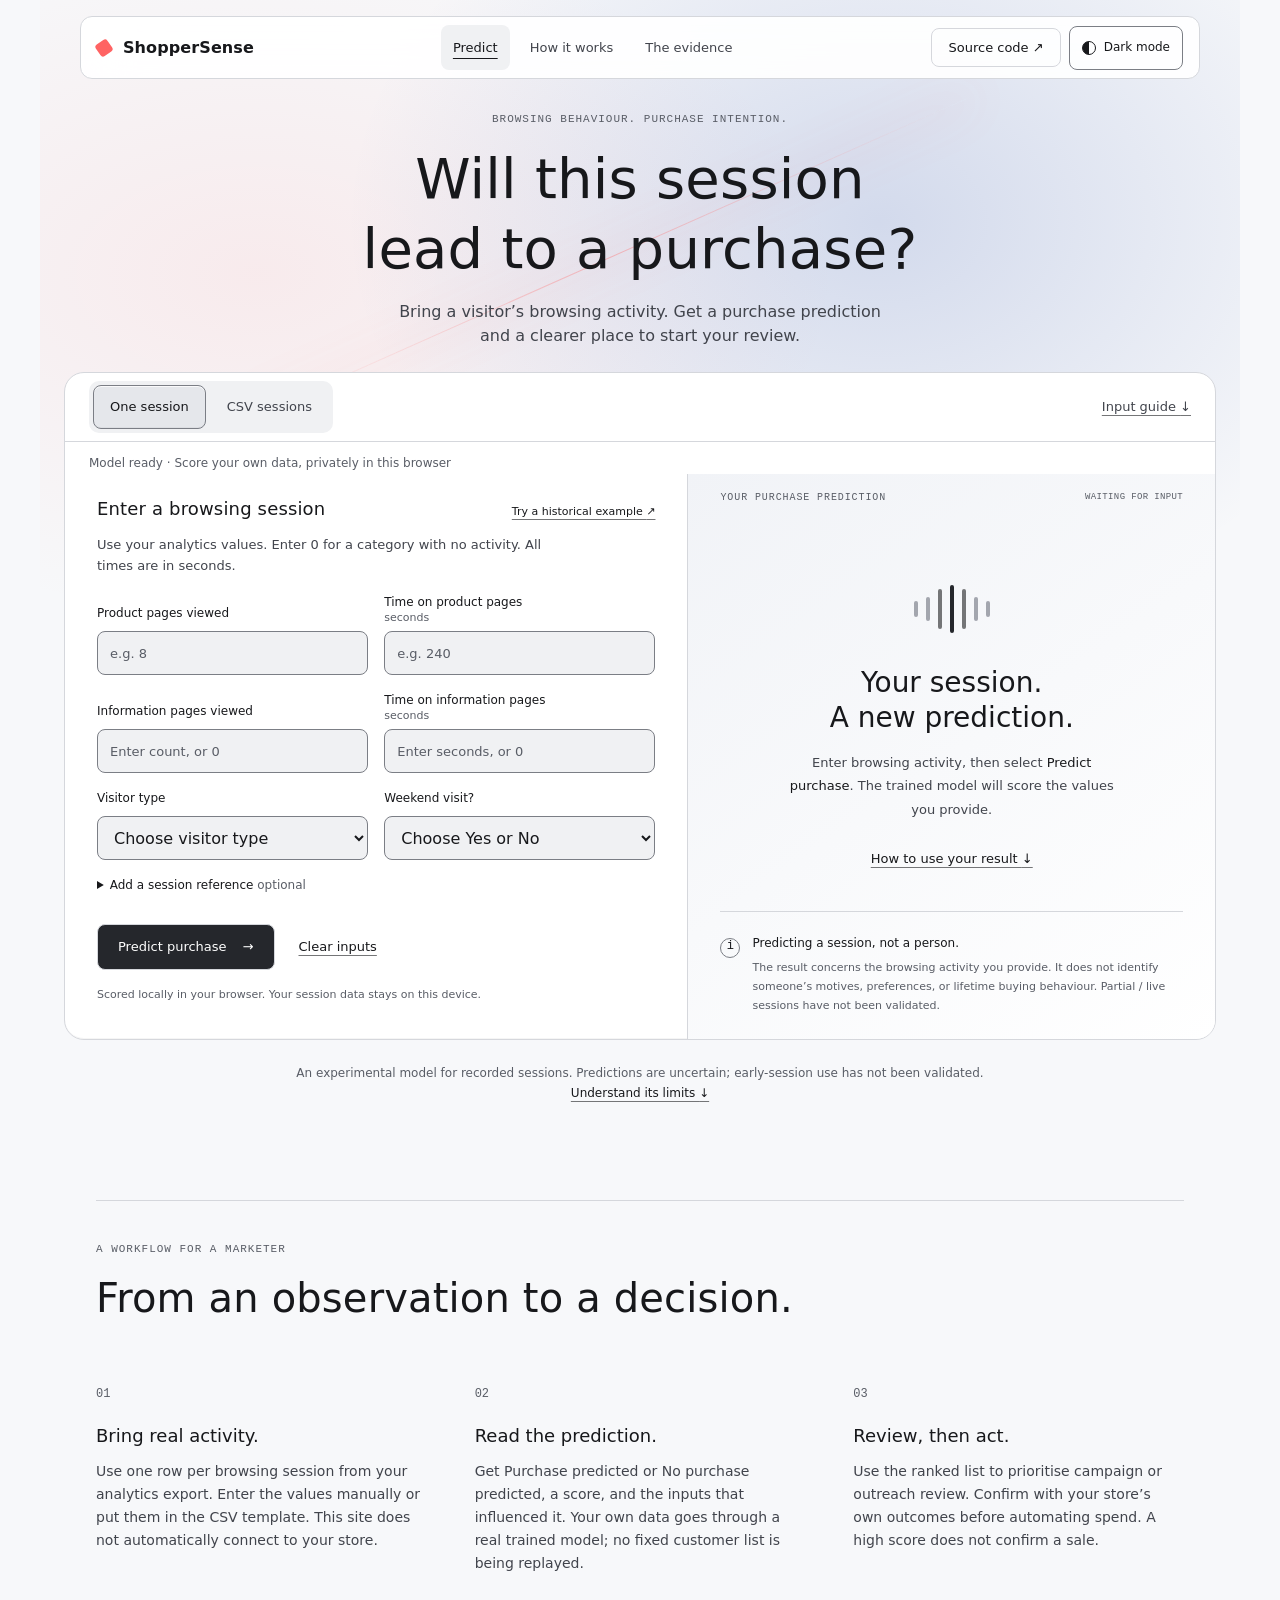
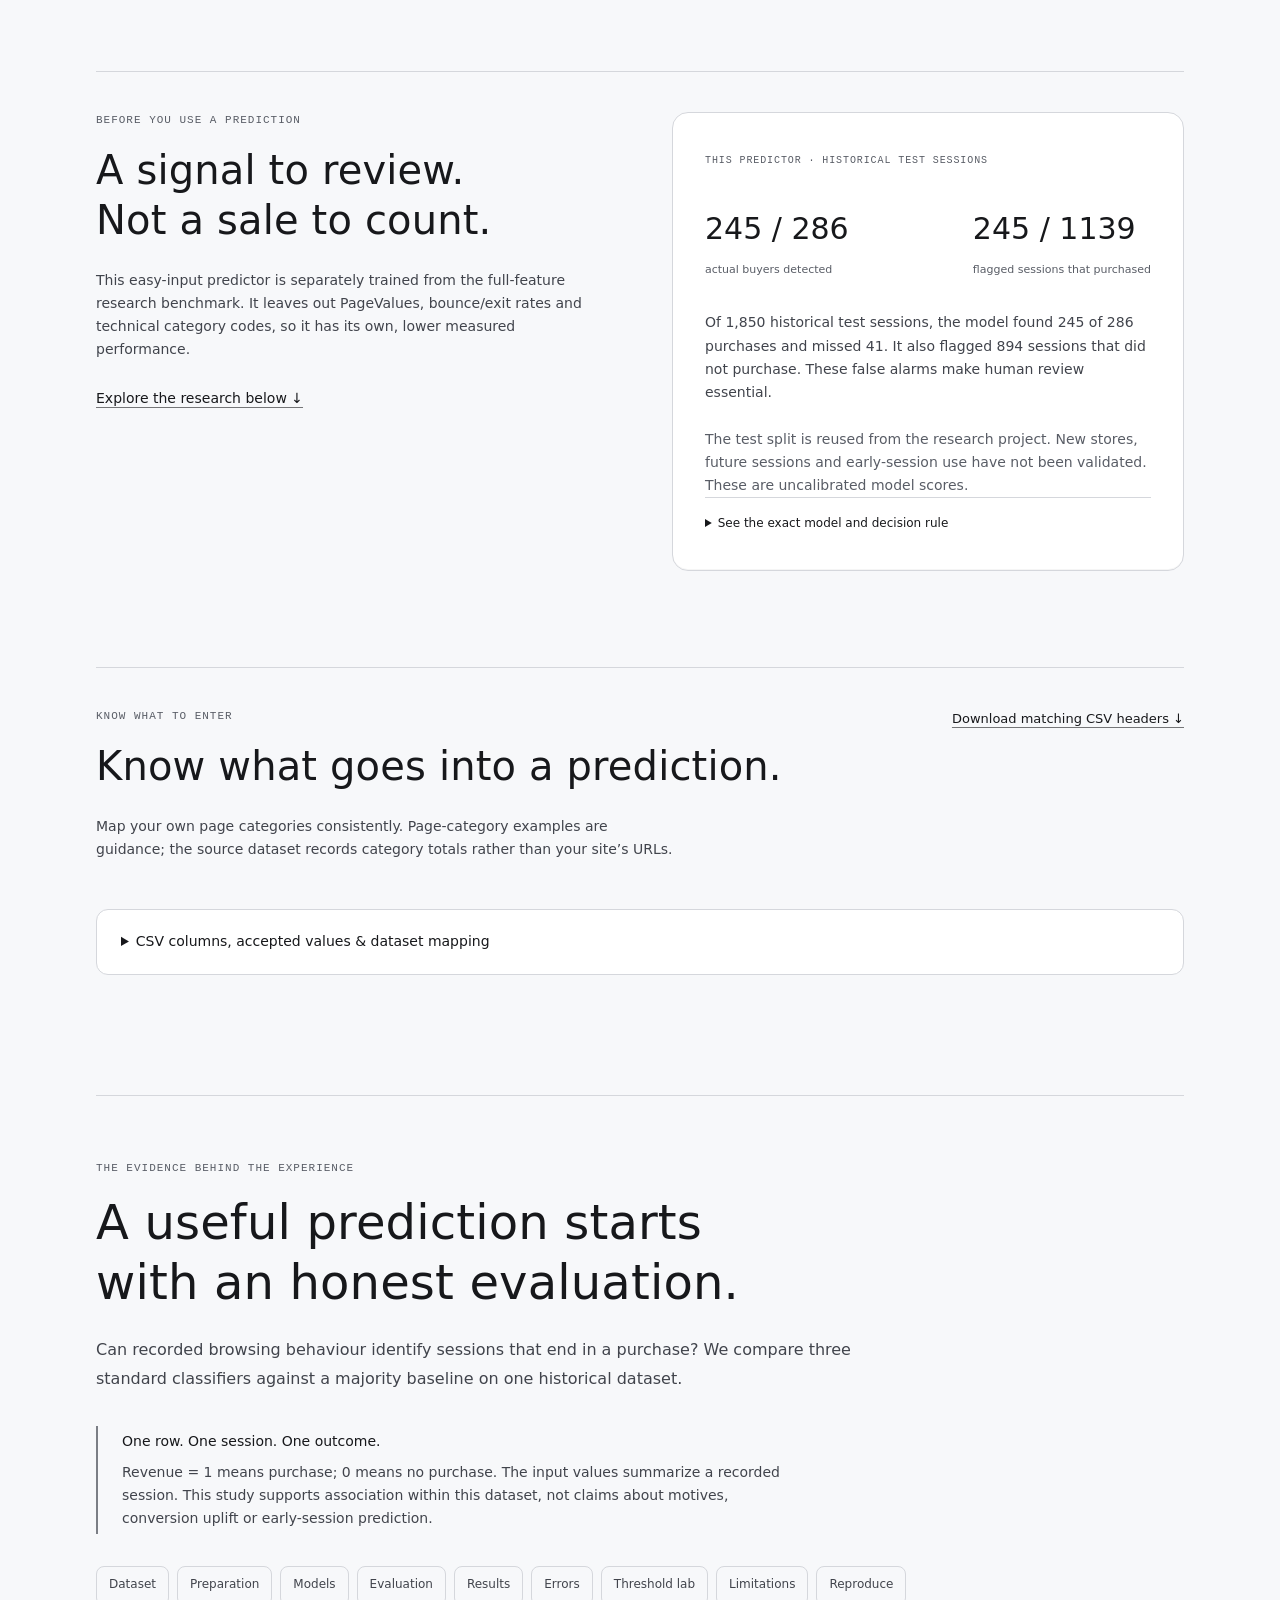
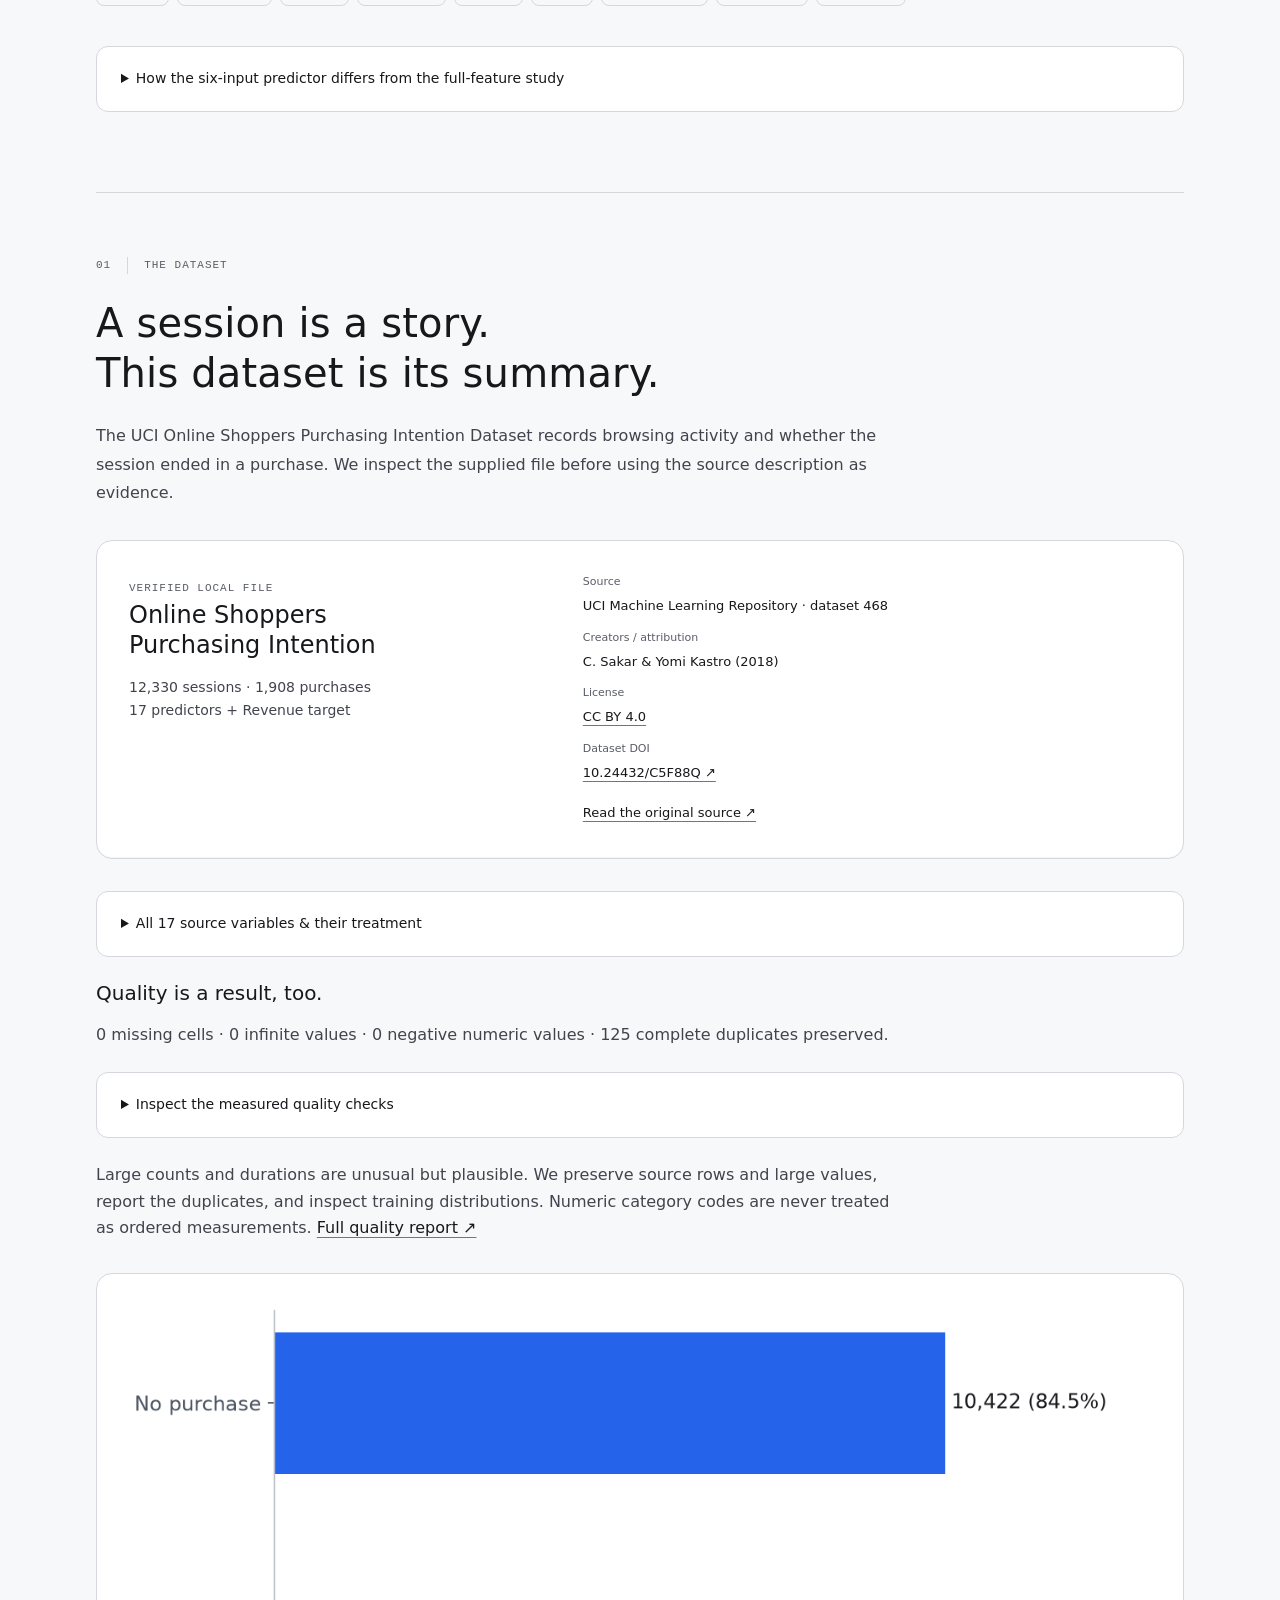
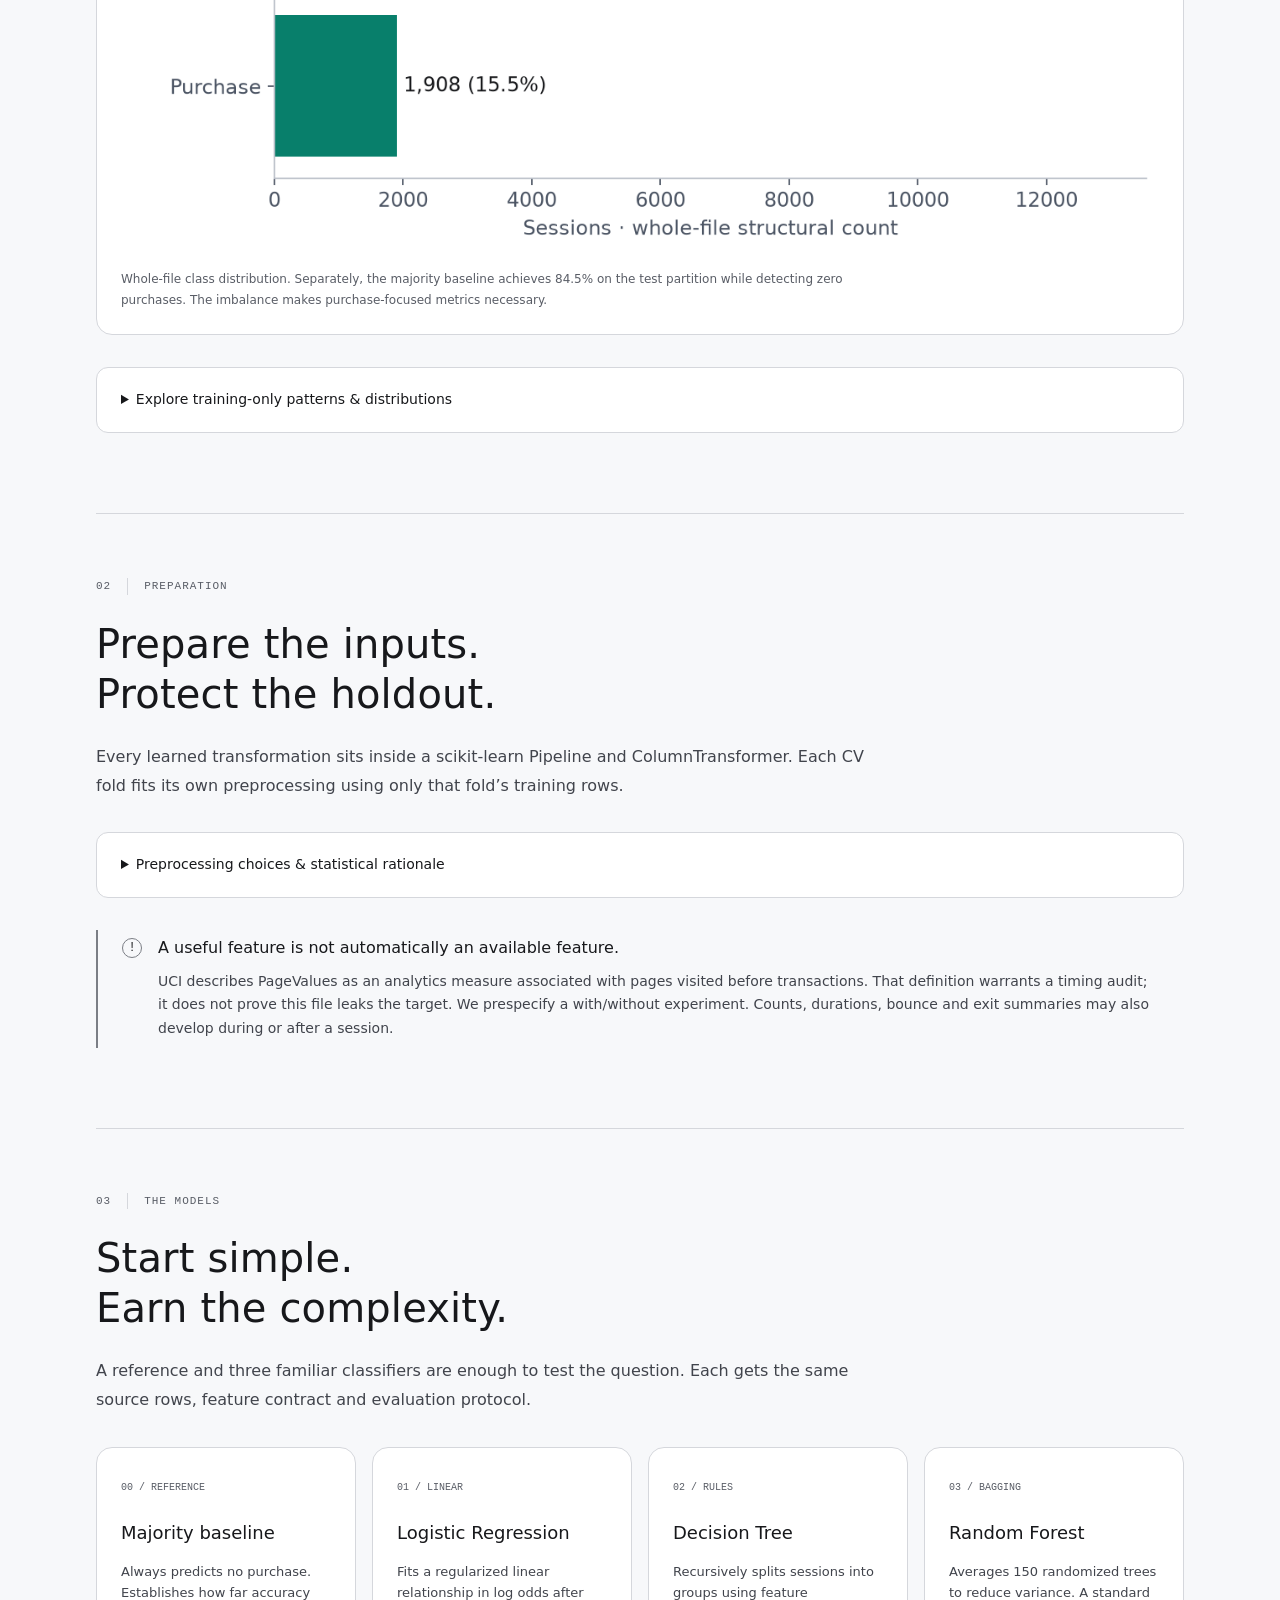
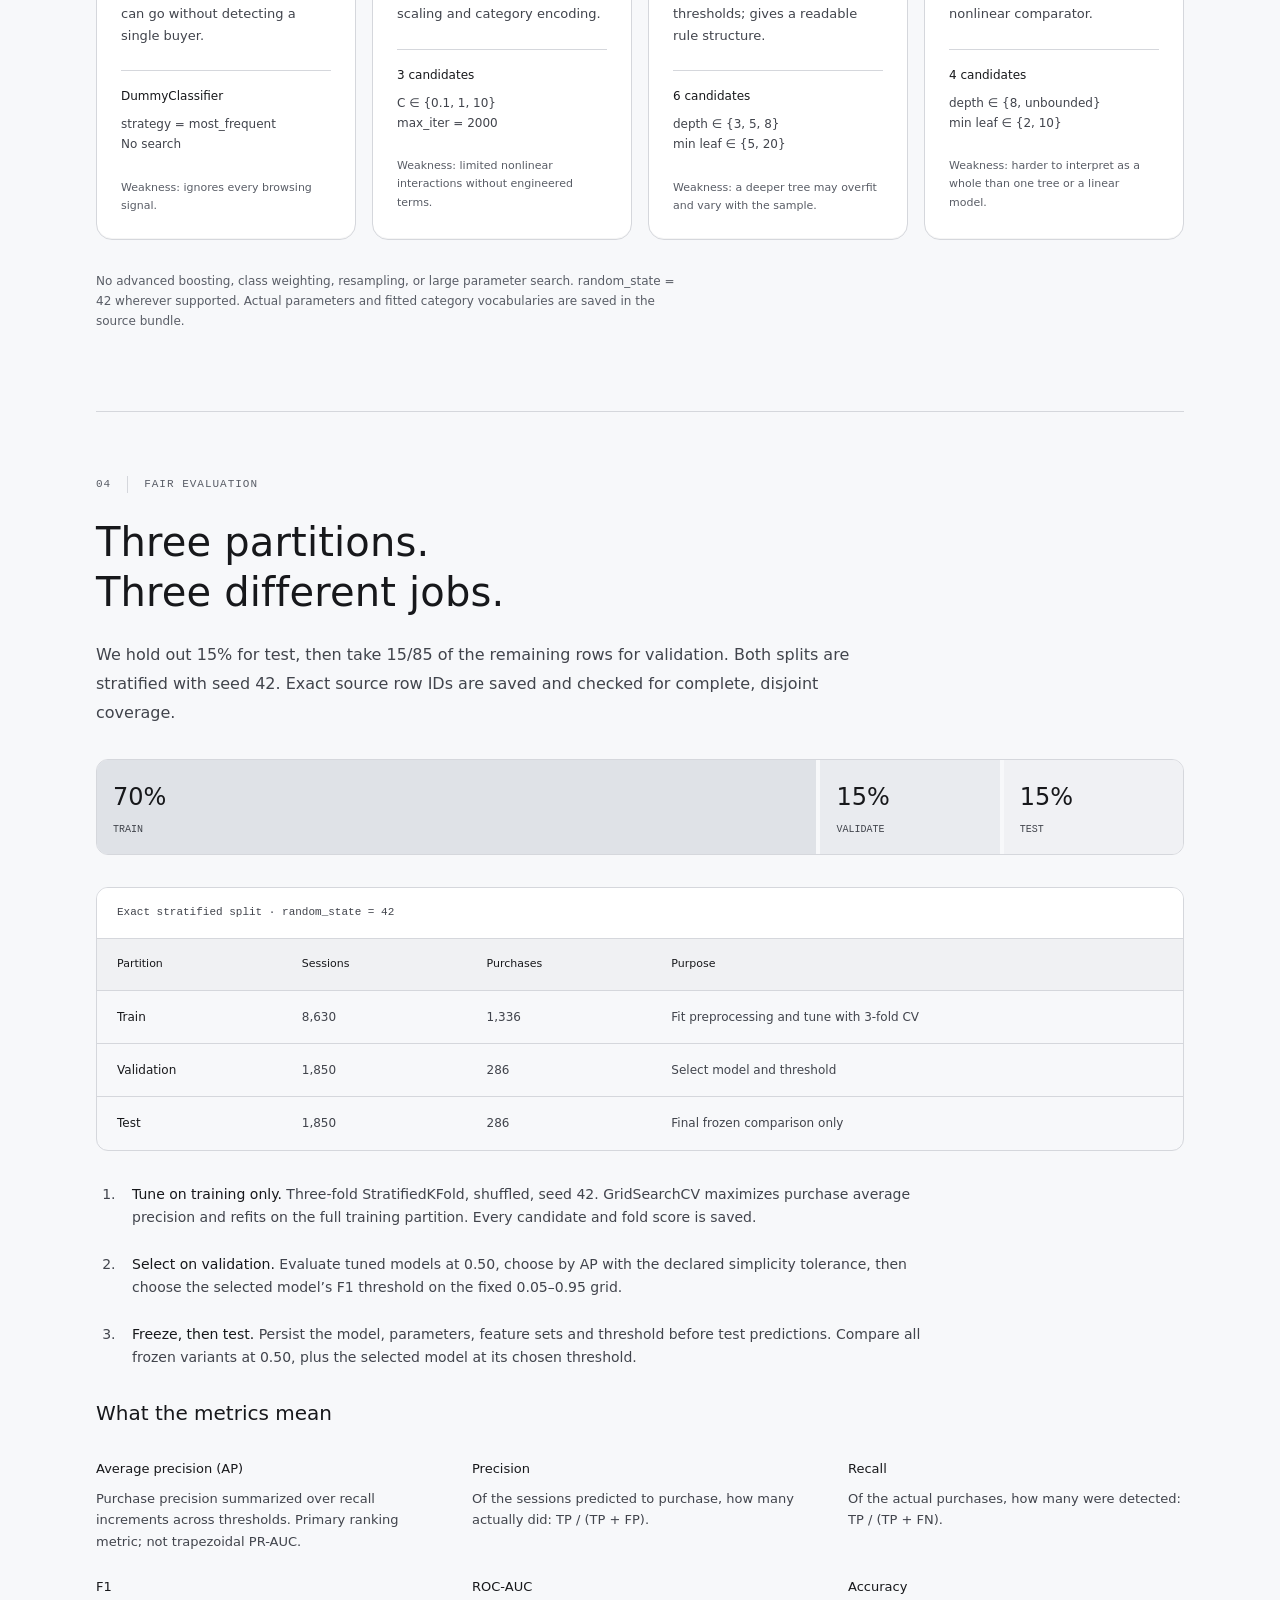
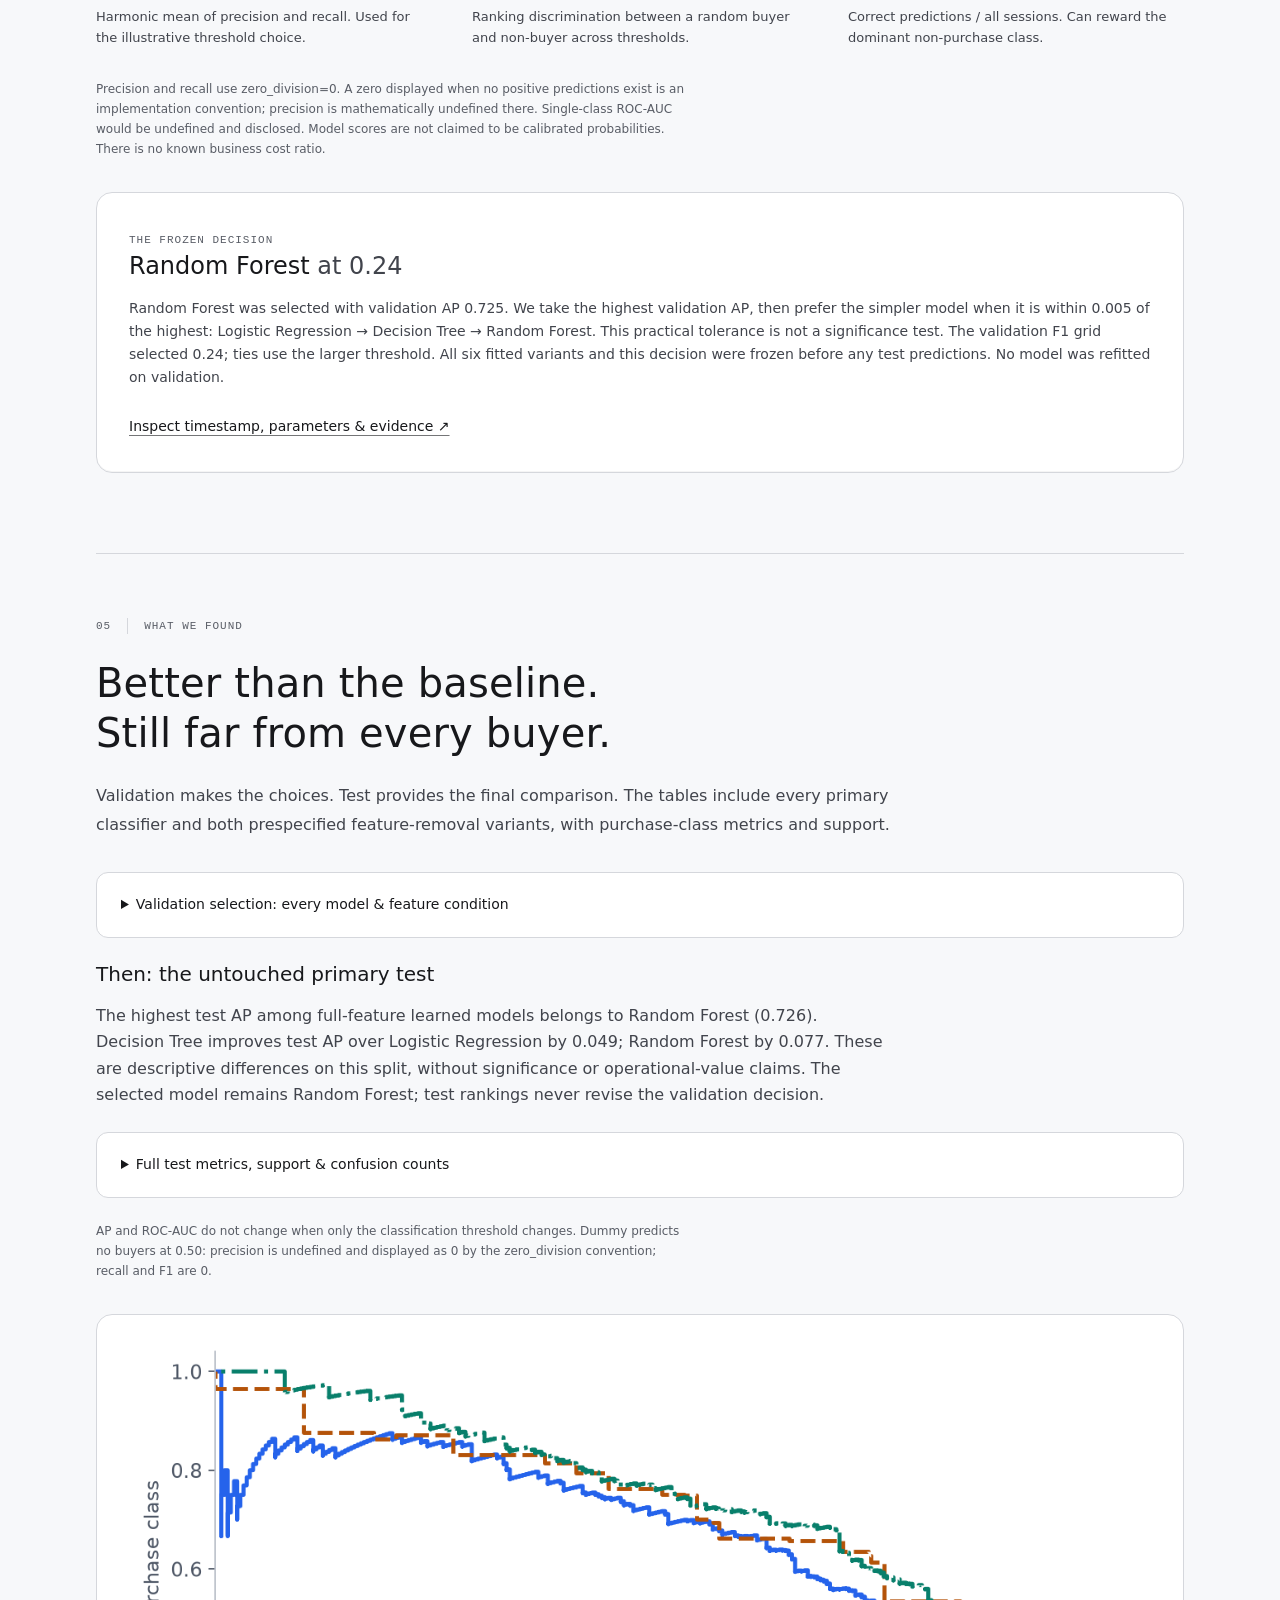
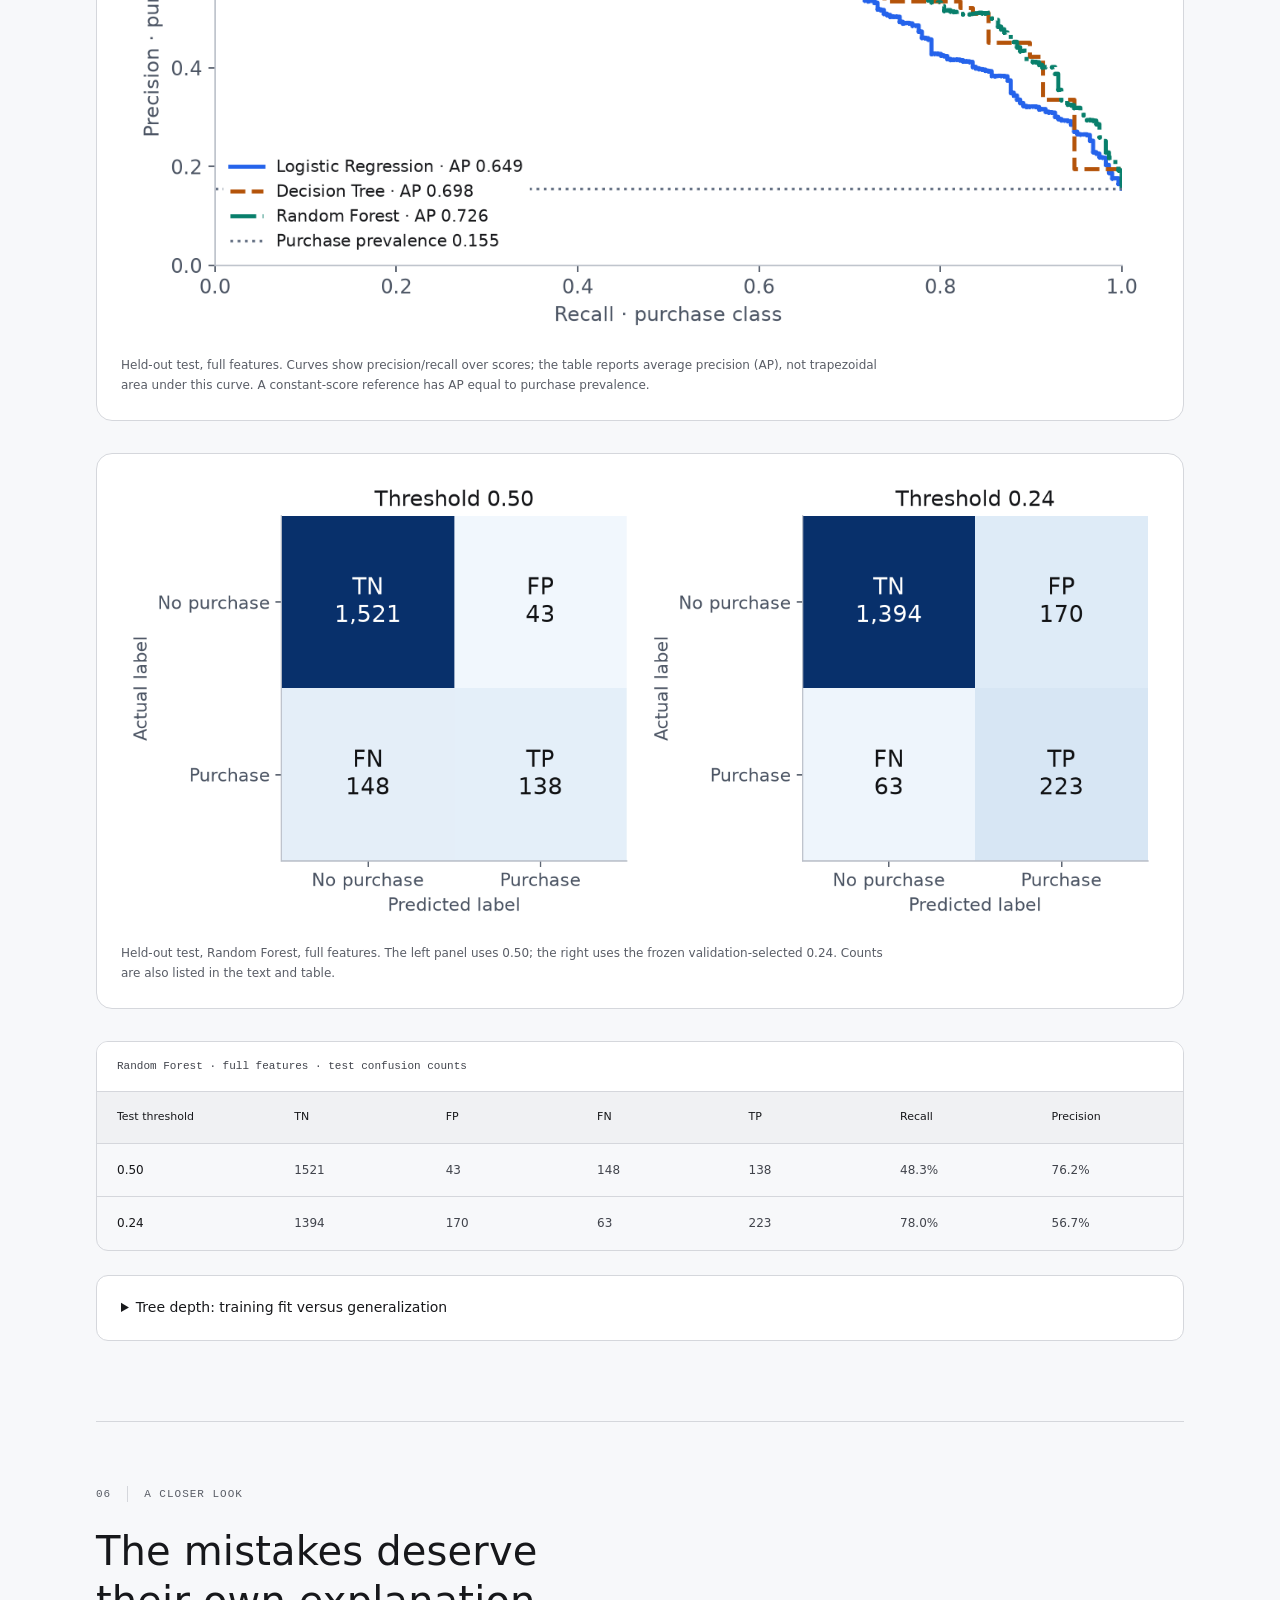
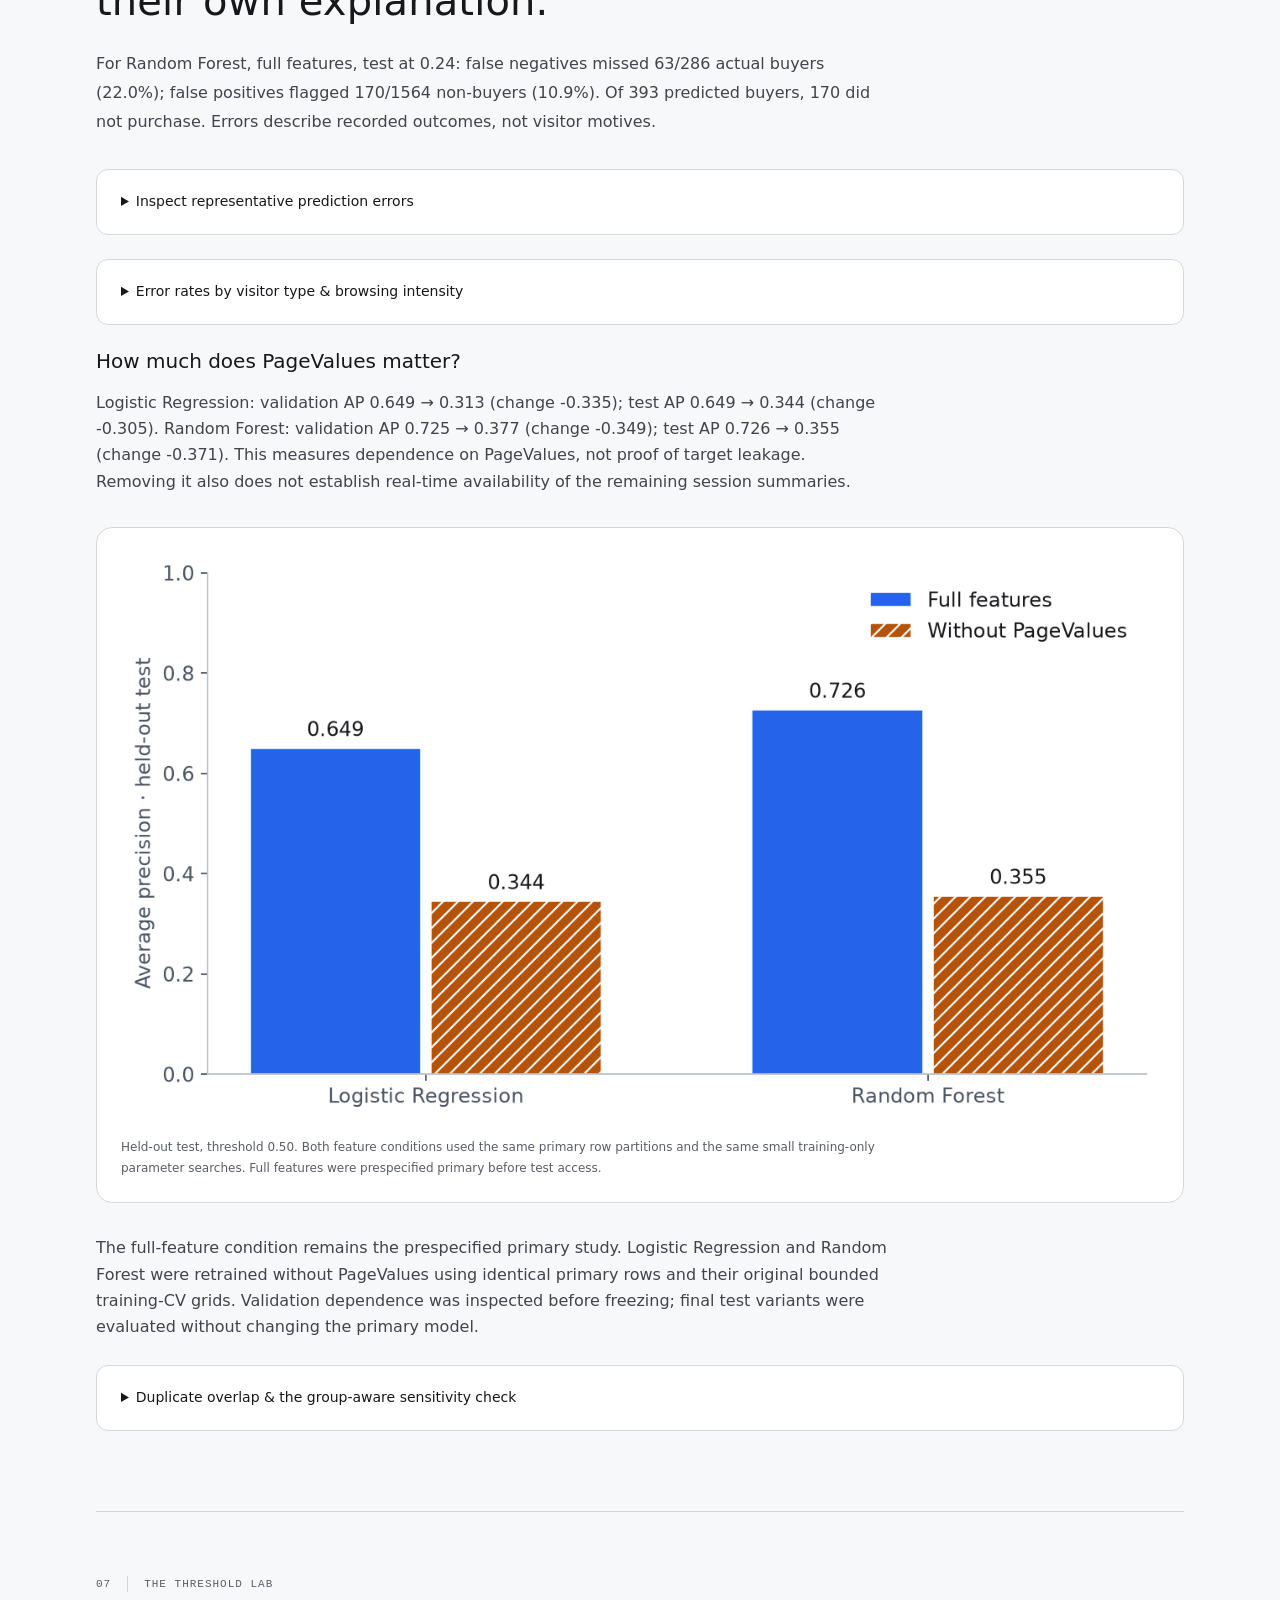
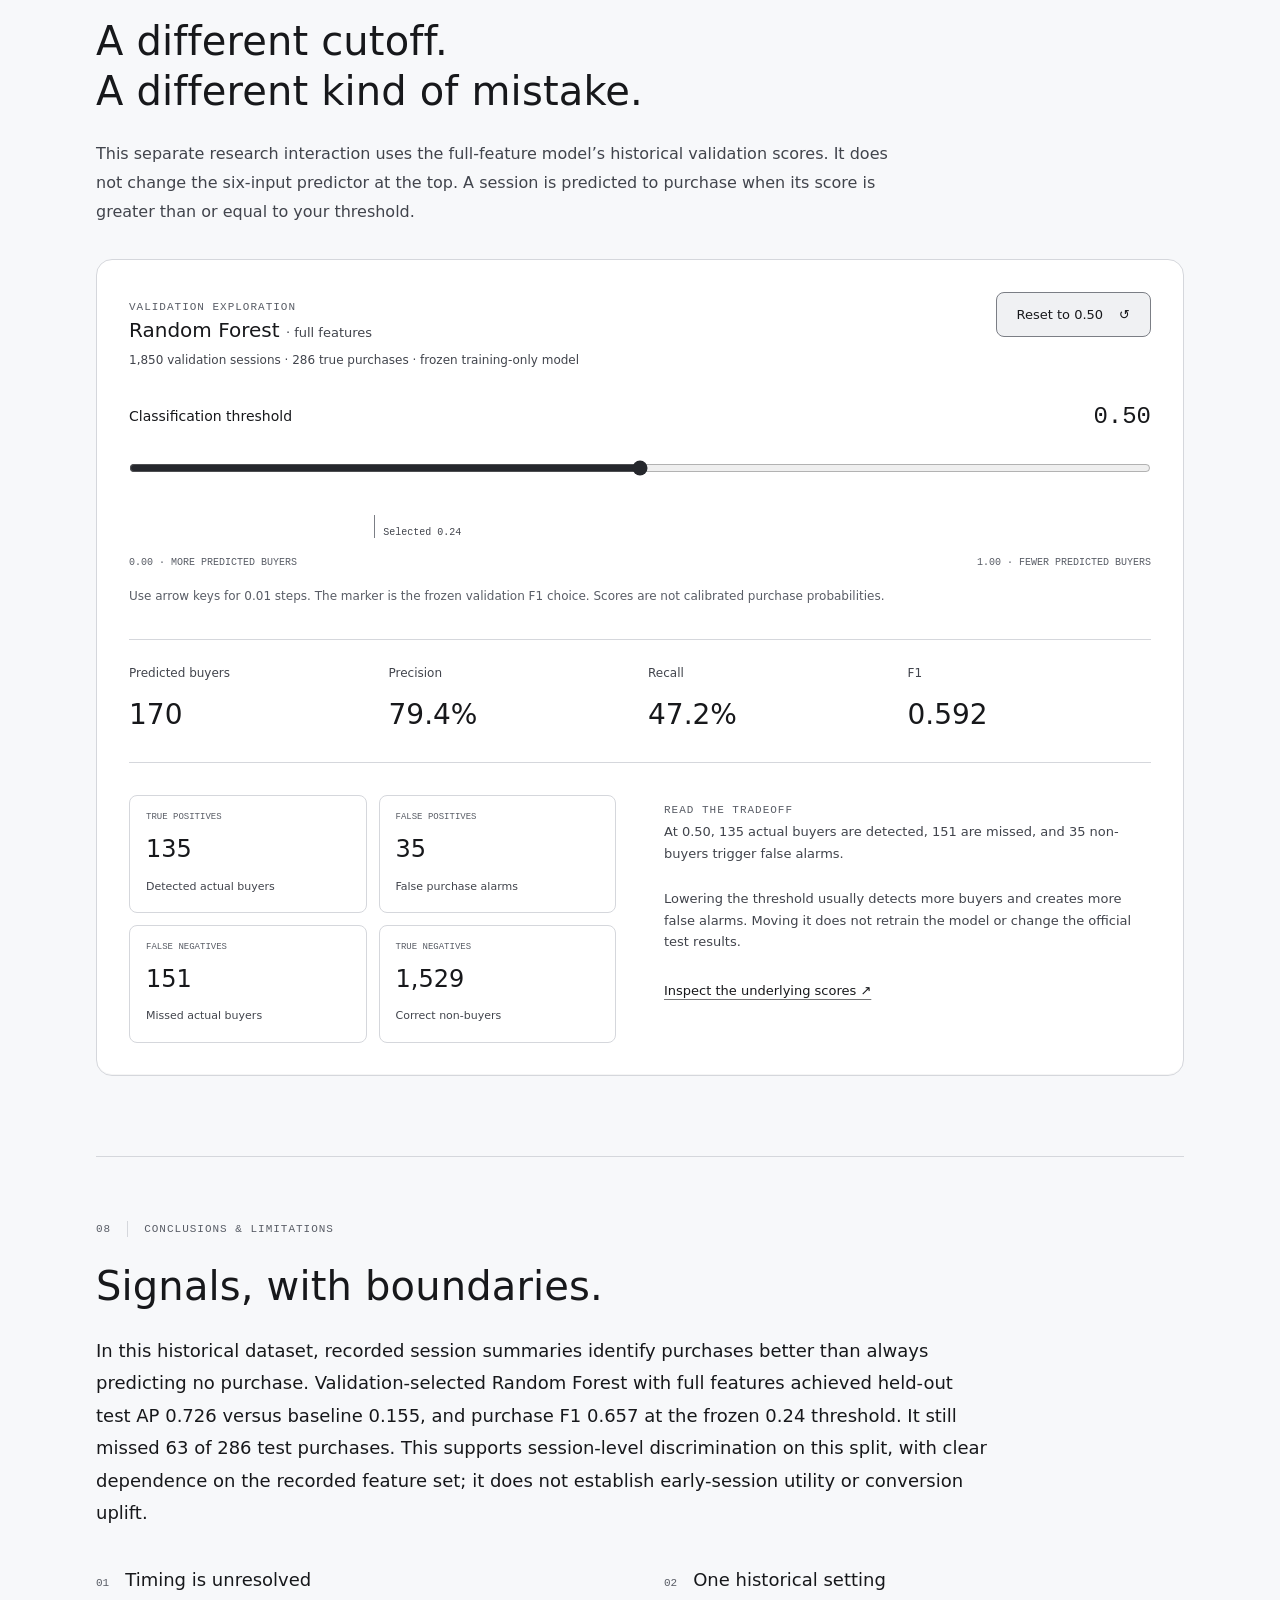
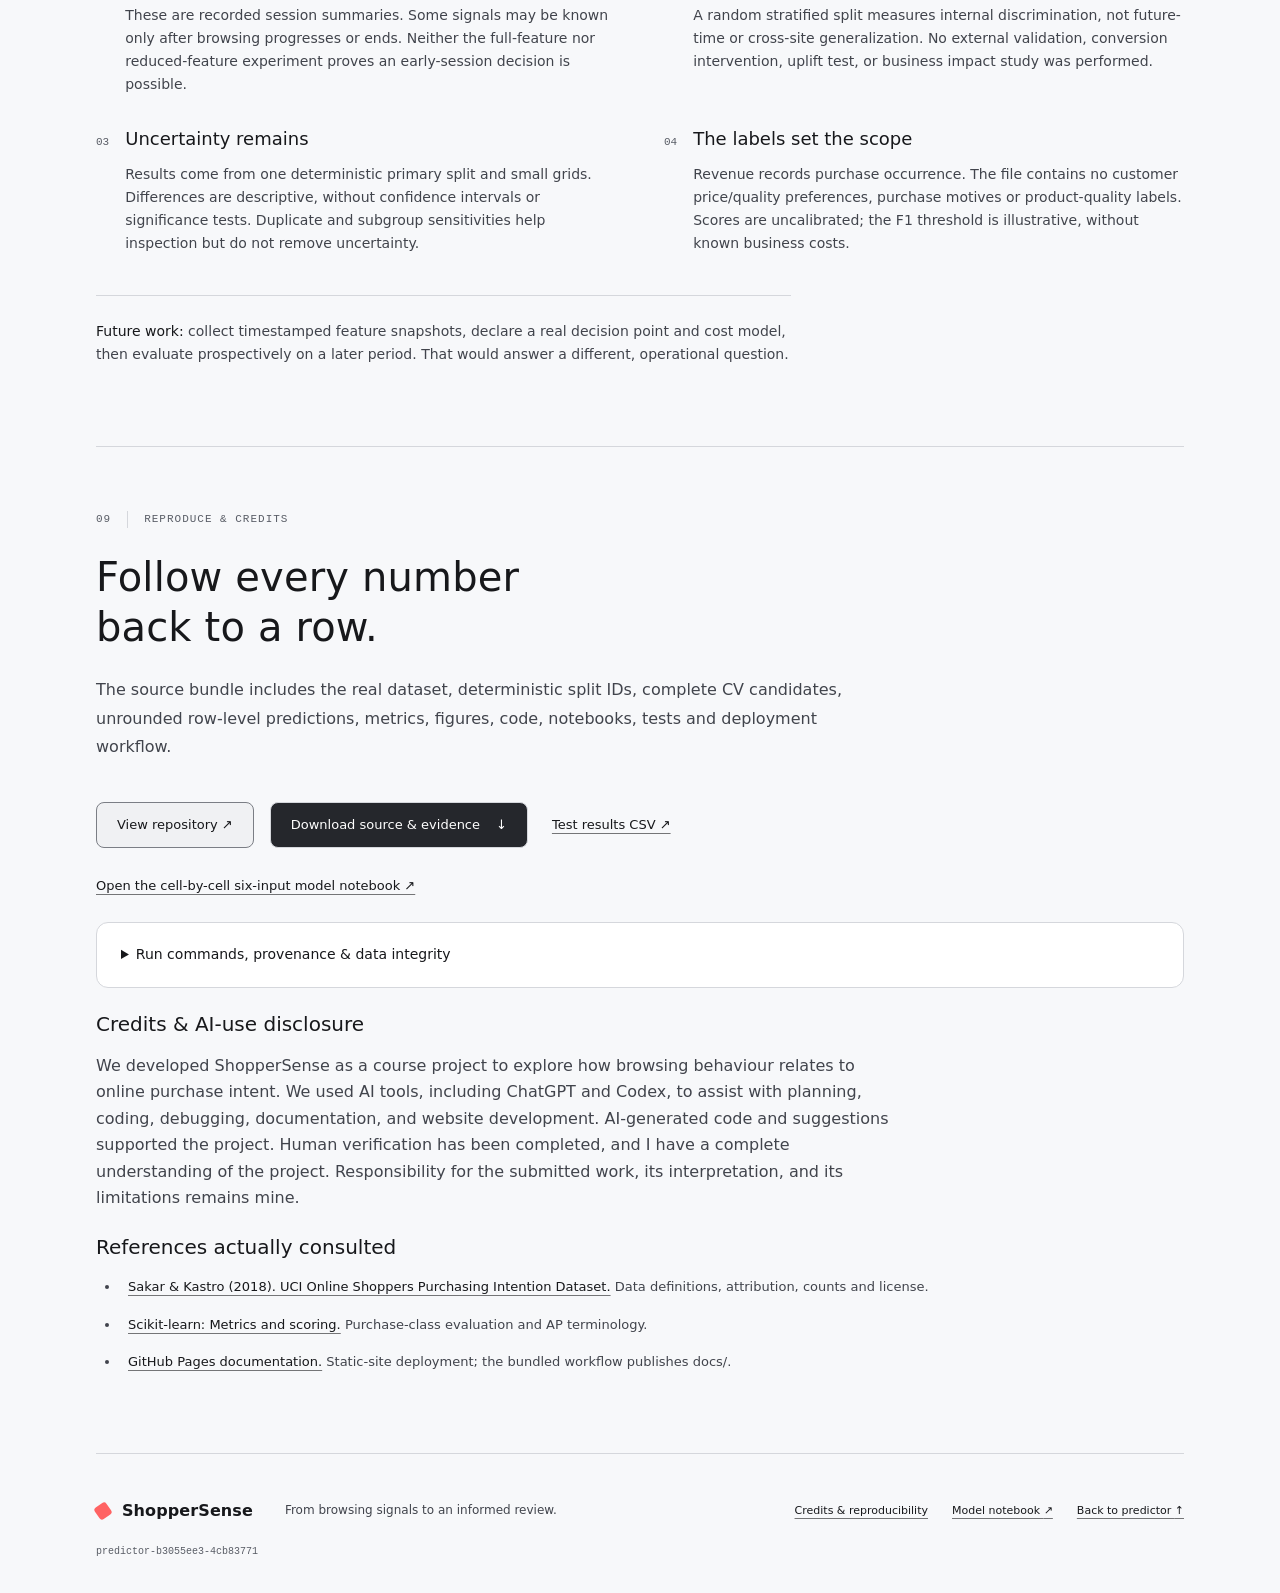
<file: docs/research.html>
<!doctype html>
<html lang="en"><head><meta charset="utf-8"><meta name="viewport" content="width=device-width, initial-scale=1">
<meta name="theme-color" content="#040506"><title>ShopperSense — Research has moved</title>
<script src="theme.js?v=2"></script><link rel="stylesheet" href="workspace.css?v=9"><script src="legacy-redirect.js" defer></script></head>
<body class="redirect-page"><main><h1>The research is now on the main page.</h1><p>The predictor, results and evidence are together in one place.</p><a class="button primary" href="./#research">Open ShopperSense research</a></main></body></html>
</file>
<file: docs/workspace.css>
/* The supplied midnight/coral system, adapted for real data entry. */
:root{
  color-scheme:dark;
  --canvas:#040506;
  --surface:#07080a;
  --well:#111214;
  --raised:#1b1c1e;
  --border:#363739;
  --control-border:#747577;
  --text:#f5f5f6;
  --secondary:#b0b0b3;
  --muted:#9c9c9d;
  --brand:#ff6363;
  --action:#e6e6e6;
  --on-action:#333436;
  --header-background:rgb(7 8 10 / 90%);
  --emphasis:#fff;
  --action-hover:#fff;
  --on-action-hover:#111214;
  --result-surface:#0e0f12;
  --score-track:#363739;
  --empty-signal:#454647;
  --split-train:#292a2d;
  --split-validation:#1b1c1e;
  --split-test:#111214;
  --tap-highlight:rgb(255 255 255 / 12%);
  --key-shadow:inset 0 1px 0 rgb(255 255 255 / 5%),inset 0 -1px 0 rgb(0 0 0 / 20%);
  --sans:Inter,ui-sans-serif,system-ui,-apple-system,BlinkMacSystemFont,"Segoe UI",sans-serif;
  --mono:"Geist Mono",ui-monospace,Consolas,monospace}

:root[data-theme="light"] {
  color-scheme: light;
  --canvas: #f7f8fa;
  --surface: #ffffff;
  --well: #f0f1f3;
  --raised: #e5e7eb;
  --border: #d5d7dc;
  --control-border: #7b7e85;
  --text: #17181b;
  --secondary: #41444c;
  --muted: #595d66;
  --action: #25272c;
  --on-action: #ffffff;
  --header-background: rgb(255 255 255 / 92%);
  --emphasis: #101114;
  --action-hover: #101114;
  --on-action-hover: #ffffff;
  --result-surface: #f1f3f7;
  --score-track: #d5d7dc;
  --empty-signal: #a3a6ae;
  --split-train: #dfe2e7;
  --split-validation: #e9ebef;
  --split-test: #f0f1f4;
  --tap-highlight: rgb(0 0 0 / 10%);
  --key-shadow: inset 0 1px 0 rgb(255 255 255 / 80%), inset 0 -1px 0 rgb(0 0 0 / 4%);
}

*{
  box-sizing:border-box}
html{
  scroll-behavior:smooth;
  scroll-padding-top:112px}
body{
  margin:0;
  background:var(--canvas);
  color:var(--text);
  font:400 16px/1.65 var(--sans);
  -webkit-font-smoothing:antialiased}
main{
  min-width:0}
button,input,select{
  font:inherit}
button,a,summary,input[type=range],input[type=file]{
  -webkit-tap-highlight-color:var(--tap-highlight);
  touch-action:manipulation}
button,summary{
  cursor:pointer}
button,a,input,select,summary{
  transition:color 160ms,background-color 160ms,border-color 160ms}
button:disabled{
  cursor:not-allowed;
  opacity:.5}
a{
  color:var(--text);
  text-underline-offset:4px;
  text-decoration-color:#747577}
a:hover{
  text-decoration-color:var(--text)}
:focus-visible{
  outline:2px solid var(--text);
  outline-offset:5px}
input:focus-visible,select:focus-visible{
  outline-offset:2px;
  border-color:var(--text)}
[hidden]{
  display:none!important}
.sr-only{
  position:absolute;
  width:1px;
  height:1px;
  padding:0;
  overflow:hidden;
  clip:rect(0,0,0,0);
  white-space:nowrap;
  border:0}
.skip{
  position:fixed;
  left:24px;
  top:-100px;
  z-index:100;
  padding:12px 24px;
  background:var(--action);
  color:var(--on-action);
  border-radius:8px}
.skip:focus{
  top:12px}
section,[id],details{
  scroll-margin-top:112px}

h1,h2,h3,h4,p{
  margin-top:0}
h1,h2,h3,h4{
  font-weight:500;
  line-height:1.25;
  text-wrap:balance}
h1{
  font-size:clamp(36px,4.5vw,56px);
  font-weight:400;
  letter-spacing:.22px}
h2{
  font-size:clamp(28px,3.3vw,40px);
  font-weight:400;
  letter-spacing:.16px;
  margin-bottom:24px}
h3{
  font-size:20px;
  margin-bottom:16px}
h4{
  font-size:16px}
p{
  color:var(--secondary);
  margin-bottom:24px}
strong{
  color:var(--text);
  font-weight:500}
.eyebrow,.section-label,.reliability-label{
  font:500 11px/1.5 var(--mono);
  letter-spacing:.09em;
  color:var(--muted)}
.eyebrow{
  margin-bottom:16px}

.header{
  position:sticky;
  z-index:30;
  top:16px;
  max-width:1120px;
  margin:16px auto 0;
  display:flex;
  align-items:center;
  gap:24px;
  justify-content:space-between;
  padding:8px 16px;
  border:1px solid var(--border);
  border-radius:12px;
  background:var(--header-background);
  backdrop-filter:blur(24px)}
.brand{
  font-weight:600;
  font-size:16px;
  letter-spacing:.1px;
  display:inline-flex;
  align-items:center;
  gap:12px;
  white-space:nowrap;
  text-decoration:none}
.brand-icon{
  display:inline-block;
  width:14px;
  height:14px;
  background:var(--brand);
  transform:rotate(-35deg);
  border-radius:3px;
  flex-shrink:0}
.header nav{
  display:flex;
  align-items:center;
  gap:8px}
.header nav a,.nav-source{
  text-decoration:none;
  font-size:13px;
  padding:12px;
  color:var(--secondary);
  border-radius:8px}
.header nav a:hover,.header nav a[aria-current],.nav-source:hover{
  color:var(--text);
  background:var(--well)}
.nav-source{
  border:1px solid var(--border);
  color:var(--text);
  padding:8px 16px}

.header-actions { display: flex; align-items: center; gap: 8px; }
.theme-toggle {
  display: inline-flex;
  align-items: center;
  justify-content: center;
  gap: 8px;
  min-height: 44px;
  padding: 8px 12px;
  border: 1px solid var(--control-border);
  border-radius: 8px;
  background: transparent;
  color: var(--text);
  font-size: 12px;
  white-space: nowrap;
}
.theme-toggle:hover { background: var(--well); color: var(--emphasis); }
.theme-symbol {
  width: 14px;
  height: 14px;
  border: 1px solid currentColor;
  border-radius: 50%;
  background: linear-gradient(90deg, currentColor 50%, transparent 50%);
}

.hero{
  isolation:isolate;
  position:relative;
  max-width:1200px;
  margin:0 auto;
  padding:80px 24px 0}
.hero-atmosphere{
  position:absolute;
  z-index:-1;
  pointer-events:none;
  inset:-80px 0 24%;
  overflow:hidden;
  background:radial-gradient(ellipse at 70% 26%,rgb(20 60 163 / 16%),transparent 45%),radial-gradient(ellipse at 18% 32%,rgb(255 99 99 / 9%),transparent 42%)}
.hero-atmosphere:before{
  content:"";
  position:absolute;
  top:30%;
  left:15%;
  width:65%;
  height:1px;
  transform:rotate(-24deg);
  background:linear-gradient(90deg,transparent,rgb(255 99 99 / 40%),transparent);
  box-shadow:0 0 48px 12px rgb(255 99 99 / 5%)}
.hero-copy{
  text-align:center;
  max-width:700px;
  margin:0 auto 48px}
.hero-copy .eyebrow{
  margin-bottom:24px}
.hero-copy h1{
  margin-bottom:24px}
.hero-copy>p:last-child{
  font-size:17px;
  line-height:1.6;
  margin:0}
.demo-frame{
  border:1px solid var(--border);
  border-radius:20px;
  background:var(--surface);
  box-shadow:var(--key-shadow);
  overflow:clip}
.demo-toolbar{
  display:flex;
  align-items:center;
  justify-content:space-between;
  gap:16px;
  padding:12px 24px;
  border-bottom:1px solid var(--border)}
.mode-navigation{
  display:flex;
  gap:4px;
  padding:4px;
  border-radius:10px;
  background:var(--well)}
.mode-navigation button{
  border:1px solid transparent;
  background:transparent;
  border-radius:8px;
  color:var(--secondary);
  padding:8px 16px;
  min-height:44px;
  font-size:13px}
.mode-navigation button[aria-selected=true]{
  color:var(--text);
  background:var(--raised);
  border-color:var(--border);
  box-shadow:var(--key-shadow)}
.mode-navigation button:hover{
  color:var(--text)}
.demo-help{
  font-size:13px;
  padding:12px 0;
  color:var(--secondary)}
.availability{
  padding:12px 24px 0;
  font-size:12px;
  color:var(--muted)}

.prediction-grid{
  display:grid;
  grid-template-columns:1.18fr 1fr}
.input-card{
  padding:24px 32px 32px;
  min-width:0}
.card-heading{
  display:flex;
  align-items:flex-start;
  justify-content:space-between}
.card-heading .eyebrow{
  display:none}
.card-heading h2{
  font-size:20px;
  font-weight:500;
  margin-bottom:8px}
.card-intro{
  font-size:13px;
  margin-bottom:8px;
  max-width:48ch}
.example-line{
  display:flex;
  flex-direction:column;
  align-items:flex-start;
  margin-bottom:16px}
.quiet-button{
  background:transparent;
  border:none;
  padding:8px 0;
  min-height:44px;
  color:var(--text);
  font-size:13px;
  text-decoration:underline;
  text-underline-offset:4px;
  text-decoration-color:#747577}
.quiet-button:hover{
  text-decoration-color:var(--text)}
#example-label{
  color:var(--muted);
  font-size:12px}
fieldset{
  min-width:0;
  border:0;
  padding:0;
  margin:0 0 16px}
legend{
  padding:0;
  font-size:13px;
  color:var(--secondary);
  margin-bottom:12px}
legend small{
  display:none}
.field-pair{
  display:grid;
  grid-template-columns:1fr 1fr;
  gap:16px}
.field{
  min-width:0;
  display:flex;
  flex-direction:column;
  gap:8px}
.field label{
  font-size:12px;
  line-height:1.6;
  color:var(--text)}
.unit{
  display:block;
  color:var(--muted);
  font-size:11px;
  line-height:1}
input:not([type=range]):not([type=file]),select{
  min-height:44px;
  width:100%;
  padding:10px 12px;
  color:var(--text);
  background:var(--well);
  border:1px solid var(--control-border);
  border-radius:8px;
  font-size:16px;
  line-height:1.35}
input::placeholder{
  color:var(--muted);
  font-size:13px}
.field-pair .field{
  justify-content:end}
.field-error{
  font-size:12px;
  color:var(--text);
  line-height:1.4}
.field-error:empty{
  display:none}
[aria-invalid=true]{
  border-style:dashed!important;
  border-width:2px!important}
.context-fields{
  margin-bottom:16px}
.field small,.optional{
  color:var(--muted);
  font-size:12px}
.session-reference{
  padding:0;
  border:0;
  margin:0 0 24px;
  border-radius:0}
.session-reference summary{
  min-height:36px;
  padding:0 0 8px;
  font-size:12px}
.session-reference .field{
  margin-top:8px}
.form-actions{
  display:flex;
  align-items:center;
  gap:24px;
  margin-top:24px}
.button{
  display:inline-flex;
  align-items:center;
  justify-content:center;
  gap:16px;
  text-decoration:none;
  min-height:44px;
  border-radius:8px;
  font-size:13px;
  font-weight:500;
  line-height:1.5;
  padding:12px 20px;
  border:1px solid var(--border);
  background:var(--action);
  color:var(--on-action)}
.button:hover{
  background:var(--action-hover);
  color:var(--on-action-hover)}
.button.secondary{
  background:var(--well);
  color:var(--text);
  border-color:var(--control-border)}
.button.secondary:hover{
  background:var(--raised)}
.form-footnote{
  font-size:11px;
  margin:16px 0 0;
  color:var(--muted)}

.result-column{
  background:linear-gradient(145deg,var(--result-surface),var(--surface));
  border-left:1px solid var(--border);
  padding:24px 32px;
  min-width:0;
  display:flex;
  flex-direction:column}
.result-card{
  min-width:0}
.result-card-heading{
  display:flex;
  flex-wrap:wrap;
  justify-content:space-between;
  gap:8px;
  margin-bottom:24px}
.result-card-heading .eyebrow{
  font-size:10px;
  margin:0}
.result-status{
  font:400 9px/1.6 var(--mono);
  color:var(--muted);
  letter-spacing:.04em}
.empty-result{
  text-align:center;
  padding:56px 8px 40px;
  max-width:340px;
  margin:auto}
.empty-signal{
  height:48px;
  display:flex;
  gap:8px;
  align-items:center;
  justify-content:center;
  margin-bottom:32px}
.empty-signal i{
  height:16px;
  width:4px;
  border-radius:4px;
  background:var(--empty-signal)}
.empty-signal i:nth-child(2),.empty-signal i:nth-child(6){
  height:24px}
.empty-signal i:nth-child(3),.empty-signal i:nth-child(5){
  height:40px;
  background:#747577}
.empty-signal i:nth-child(4){
  height:48px;
  background:var(--action)}
.empty-result h3{
  font-size:28px;
  font-weight:400;
  margin-bottom:16px}
.empty-result p{
  font-size:13px;
  line-height:1.8}
.text-link{
  font-size:13px}
.result-context{
  display:flex;
  gap:12px;
  margin-top:auto;
  padding-top:24px;
  border-top:1px solid var(--border)}
.context-mark{
  font:400 12px var(--mono);
  flex-shrink:0;
  width:20px;
  height:20px;
  text-align:center;
  border:1px solid var(--control-border);
  border-radius:50%;
  margin-top:2px}
.result-context h3{
  font-size:12px;
  margin-bottom:8px}
.result-context p{
  font-size:11px;
  line-height:1.7;
  margin:0;
  color:var(--muted)}
.result-session{
  font-size:12px;
  overflow-wrap:anywhere;
  margin-bottom:12px}
.prediction-label{
  font-size:28px;
  font-weight:400;
  margin-bottom:12px}
.prediction-subtitle{
  font-size:13px;
  margin-bottom:24px}
.score-row{
  display:flex;
  align-items:baseline;
  justify-content:space-between;
  gap:8px}
.score-row>span{
  font-size:12px;
  color:var(--secondary)}
.score-row strong{
  font-size:32px;
  font-weight:400;
  font-variant-numeric:tabular-nums}
.score-row small{
  font-size:12px;
  color:var(--muted);
  margin-left:4px}
.score-track{
  height:6px;
  background:var(--score-track);
  position:relative;
  border-radius:8px;
  margin-top:8px}
.score-track span{
  position:absolute;
  inset:0 auto 0 0;
  border-radius:8px;
  background:var(--action)}
.score-track i{
  position:absolute;
  top:-4px;
  height:14px;
  width:2px;
  background:var(--text);
  border:1px solid var(--canvas)}
.score-axis{
  display:flex;
  justify-content:space-between;
  font-size:10px;
  color:var(--muted);
  margin-top:8px}
.score-explainer{
  font-size:11px;
  margin:8px 0 24px}
.next-action{
  border-top:1px solid var(--border);
  padding-top:24px}
.next-action .eyebrow{
  font-size:10px;
  margin-bottom:8px}
.next-action h4{
  margin-bottom:8px}
.next-action p{
  font-size:12px;
  margin-bottom:24px}
.signals{
  border-top:1px solid var(--border);
  padding-top:24px}
.signals h4{
  font-size:13px;
  margin-bottom:16px}
.signals ul{
  padding:0;
  margin:0;
  list-style:none;
  font-size:12px}
.signals li{
  display:flex;
  align-items:baseline;
  gap:8px;
  justify-content:space-between;
  margin:8px 0}
.signals b{
  font-weight:400;
  white-space:nowrap;
  font-variant-numeric:tabular-nums}
.signals>p,.result-caveat{
  font-size:11px;
  line-height:1.7;
  margin:16px 0}
.result-actions{
  display:flex;
  flex-direction:column;
  align-items:flex-start;
  gap:12px;
  margin-bottom:24px}
#prediction-time{
  font:400 10px/1.6 var(--mono);
  color:var(--muted);
  overflow-wrap:anywhere}
.alert,.stale-note,.lab-error{
  padding:16px;
  border:1px solid var(--control-border);
  border-radius:8px;
  background:var(--well);
  color:var(--text);
  font-size:13px;
  line-height:1.6;
  margin:16px 0}
.error{
  border-style:dashed}
.alert a{
  display:inline-block;
  margin-top:4px}
.stale .score-row,.stale .prediction-label{
  opacity:.5}
.hero-boundary{
  text-align:center;
  font-size:12px;
  max-width:780px;
  margin:24px auto 0;
  color:var(--muted)}
.hero-boundary a{
  white-space:nowrap}

.bulk-heading{
  display:flex;
  gap:24px;
  align-items:center;
  justify-content:space-between;
  padding:32px}
.bulk-heading h2{
  font-size:24px;
  margin-bottom:12px}
.bulk-heading p{
  font-size:13px;
  margin-bottom:0;
  max-width:55ch}
.bulk-heading .eyebrow{
  display:none}
.bulk-heading .button{
  flex-shrink:0}
.upload-card,.csv-preview,#bulk-results{
  margin:0 32px 32px}
.upload-zone{
  display:flex;
  flex-direction:column;
  gap:8px;
  text-align:center;
  align-items:center;
  border:1px dashed var(--control-border);
  border-radius:12px;
  padding:32px 24px;
  cursor:pointer}
.upload-zone:hover,.upload-zone.dragging,.upload-card:focus-within .upload-zone{
  background:var(--well);
  border-color:var(--text)}
.upload-icon{
  font-size:28px;
  line-height:1.5}
.upload-zone>span:not(.upload-icon):not(.file-choose){
  font-size:12px;
  color:var(--muted)}
.file-choose{
  margin-top:8px;
  padding:8px 16px;
  background:var(--action);
  color:var(--on-action);
  border-radius:8px;
  font-size:13px}
#csv-file{
  display:block;
  max-width:100%;
  font-size:12px;
  margin-top:16px;
  color:var(--secondary)}
#csv-file::file-selector-button{
  min-height:44px;
  border:1px solid var(--control-border);
  background:var(--well);
  color:var(--text);
  border-radius:8px;
  padding:8px 16px;
  margin-right:12px;
  cursor:pointer}
.upload-foot{
  display:flex;
  align-items:center;
  justify-content:space-between;
  gap:16px;
  font-size:12px;
  color:var(--muted)}
.preview-heading,.results-toolbar{
  display:flex;
  justify-content:space-between;
  align-items:center;
  gap:24px}
.preview-heading h3{
  overflow-wrap:anywhere}
.preview-heading p,.results-toolbar p{
  font-size:13px;
  margin-bottom:0}
.preview-heading .button,.results-toolbar .button{
  flex-shrink:0}
.bulk-summary{
  display:grid;
  grid-template-columns:repeat(4,1fr);
  gap:16px;
  border-block:1px solid var(--border);
  padding:24px 0;
  margin-bottom:32px}
.bulk-summary>div{
  display:flex;
  flex-direction:column-reverse;
  gap:4px}
.bulk-summary span{
  font-size:12px;
  color:var(--muted)}
.bulk-summary strong{
  font-size:28px;
  font-weight:400}
.results-filter{
  display:flex;
  align-items:center;
  gap:16px;
  font-size:12px;
  margin:24px 0;
  flex-wrap:wrap}
.results-filter select{
  width:auto;
  font-size:13px}
.results-filter>span{
  margin-left:auto;
  color:var(--muted)}
.prediction-badge{
  white-space:nowrap;
  font-size:12px}
.prediction-badge.invalid{
  font-style:italic}
.mini-score{
  font-size:20px;
  font-variant-numeric:tabular-nums}
.pagination{
  display:flex;
  justify-content:space-between;
  gap:16px;
  align-items:center;
  margin-top:24px;
  font-size:12px}

.how-section,.reliability-section,.guide-section,.research-body,.site-footer{
  width:min(100% - 48px,1088px);
  margin-inline:auto}
.how-section,.reliability-section,.guide-section{
  margin-top:96px;
  padding-top:40px;
  border-top:1px solid var(--border)}
.section-heading{
  display:flex;
  align-items:flex-start;
  justify-content:space-between;
  gap:32px}
.section-heading p:not(.eyebrow){
  max-width:65ch;
  font-size:14px}
.section-heading>a{
  flex-shrink:0}
.how-grid{
  display:grid;
  grid-template-columns:repeat(3,1fr);
  gap:48px;
  margin-top:40px}
.how-grid article>span{
  font:12px var(--mono);
  color:var(--muted);
  display:block;
  margin-bottom:24px}
.how-grid h3{
  font-size:18px;
  margin-bottom:12px}
.how-grid p{
  font-size:14px;
  margin-bottom:0}
.reliability-section{
  display:grid;
  grid-template-columns:1fr 1fr;
  gap:64px}
.reliability-section>div>p:not(.eyebrow),.reliability-section>div>a{
  font-size:14px}
.reliability-card{
  padding:32px;
  background:var(--surface);
  border:1px solid var(--border);
  border-radius:16px;
  box-shadow:var(--key-shadow)}
.reliability-label{
  font-size:10px}
.reliability-stats{
  display:flex;
  justify-content:space-between;
  gap:32px;
  margin:32px 0}
.reliability-stats>div{
  display:flex;
  flex-direction:column;
  gap:8px}
.reliability-stats strong{
  font-size:30px;
  font-weight:400;
  font-variant-numeric:tabular-nums;
  white-space:nowrap}
.reliability-stats span{
  font-size:11px;
  color:var(--muted)}
.reliability-card p{
  font-size:13px}
.reliability-card p.small-note{
  font-size:11px}
.reliability-card details{
  font-size:12px;
  padding:16px 0 0;
  border-radius:0;
  border-width:1px 0 0;
  margin:0}
.reliability-card summary{
  font-size:12px;
  padding:0}
.reliability-card details[open] summary{
  margin-bottom:16px}
.small-note,.muted,figcaption{
  color:var(--muted);
  font-size:12px}
.small-note{
  margin:16px 0 0}

details{
  padding:20px 24px;
  border:1px solid var(--border);
  border-radius:12px;
  margin:24px 0;
  min-width:0;
  background:var(--surface)}
summary{
  color:var(--text);
  font-size:14px;
  font-weight:500;
  min-height:24px}
details[open]>summary{
  margin-bottom:24px}
summary:hover{
  color:var(--emphasis)}
.table-wrap,.guide-table-wrap,.results-table-wrap{
  overflow-x:auto;
  max-width:100%;
  border:1px solid var(--border);
  border-radius:12px;
  margin:24px 0;
  scrollbar-color:#747577 var(--well)}
table{
  border-collapse:collapse;
  width:100%;
  font-size:12px;
  text-align:left;
  line-height:1.7;
  font-variant-numeric:tabular-nums}
caption{
  text-align:left;
  padding:16px 20px;
  background:var(--surface);
  color:var(--secondary);
  font:400 11px/1.6 var(--mono)}
th,td{
  padding:16px 20px;
  border-top:1px solid var(--border);
  vertical-align:top;
  min-width:100px}
th{
  font-weight:500;
  color:var(--text)}
td{
  color:var(--secondary)}
thead{
  background:var(--well)}
thead th{
  font-size:11px;
  white-space:nowrap}
td small{
  color:var(--muted)}
tbody tr:hover{
  background:var(--well)}
.guide-table-wrap tbody th{
  font:400 12px/1.7 var(--mono)}
.guide-table-wrap th:first-child{
  min-width:180px}

.research-body{
  margin-top:120px}
.research-body .section{
  border-top:1px solid var(--border);
  padding:64px 0 0;
  margin-bottom:80px}
.research-body .section>p,.section-intro{
  max-width:78ch}
.section-intro{
  font-size:16px;
  line-height:1.8;
  margin-bottom:32px}
.research-intro h2{
  font-size:clamp(32px,4vw,48px)}
.scope-note{
  border-left:2px solid var(--control-border);
  padding:4px 0 4px 24px;
  margin:32px 0;
  max-width:78ch;
  font-size:14px}
.scope-note p{
  margin:8px 0 0}
.research-navigation{
  display:flex;
  flex-wrap:wrap;
  gap:8px;
  margin-bottom:40px}
.research-navigation a{
  font-size:12px;
  padding:8px 12px;
  min-height:40px;
  border:1px solid var(--border);
  border-radius:8px;
  text-decoration:none;
  color:var(--secondary)}
.research-navigation a:hover{
  color:var(--text);
  background:var(--well)}
.section-label{
  margin-bottom:24px;
  display:flex;
  align-items:center;
  gap:16px}
.section-label>span{
  padding-right:16px;
  border-right:1px solid var(--border)}
.data-card{
  display:grid;
  grid-template-columns:1fr 1.4fr;
  gap:48px;
  padding:32px;
  border:1px solid var(--border);
  border-radius:16px;
  background:var(--surface);
  box-shadow:var(--key-shadow);
  margin-bottom:32px}
.data-card p{
  font-size:14px;
  margin-bottom:0}
.data-card h3{
  font-size:24px;
  font-weight:400}
dl{
  margin:0 0 16px;
  font-size:13px}
dt{
  color:var(--muted);
  font-size:11px;
  margin-top:12px}
dt:first-child{
  margin-top:0}
dd{
  margin:4px 0 0}
figure{
  background:var(--surface);
  border:1px solid var(--border);
  padding:24px;
  border-radius:16px;
  margin:32px 0}
figure img{
  display:block;
  width:100%;
  height:auto;
  max-height:600px;
  object-fit:contain}
figcaption{
  margin-top:16px;
  max-width:100ch;
  line-height:1.7}
.note{
  display:flex;
  align-items:flex-start;
  gap:16px;
  border-left:2px solid var(--control-border);
  padding:8px 24px;
  margin:32px 0}
.note-icon{
  font:12px var(--mono);
  border:1px solid var(--control-border);
  border-radius:50%;
  width:20px;
  height:20px;
  text-align:center;
  line-height:18px;
  flex-shrink:0}
.note h4{
  margin-bottom:12px}
.note p{
  font-size:14px;
  margin:0}
.model-grid{
  display:grid;
  grid-template-columns:repeat(4,1fr);
  gap:16px;
  margin:32px 0}
.model-card{
  border:1px solid var(--border);
  background:var(--surface);
  border-radius:16px;
  padding:24px;
  box-shadow:var(--key-shadow);
  min-width:0}
.model-no{
  font:10px/1.5 var(--mono);
  color:var(--muted)}
.model-card h3{
  font-size:18px;
  margin-top:24px}
.model-card p{
  font-size:13px}
.model-detail{
  border-top:1px solid var(--border);
  padding-top:16px;
  font-size:12px}
.model-detail strong,.model-detail span{
  display:block}
.model-detail span{
  margin-top:8px;
  color:var(--secondary)}
.model-card .weakness{
  font-size:11px;
  margin:24px 0 0;
  color:var(--muted)}

.split-visual{
  display:flex;
  gap:4px;
  height:96px;
  margin:32px 0;
  border:1px solid var(--border);
  border-radius:12px;
  overflow:hidden}
.split-visual>span{
  display:flex;
  flex-direction:column;
  justify-content:center;
  padding:16px;
  font-size:24px}
.split-train{
  flex:70;
  background:var(--split-train)}
.split-validation{
  flex:15;
  background:var(--split-validation)}
.split-test{
  flex:15;
  background:var(--split-test)}
.split-visual small{
  color:var(--secondary);
  font:10px/1.5 var(--mono);
  margin-top:4px}
.protocol{
  list-style-position:outside;
  padding-left:24px;
  margin-block:32px}
.protocol li{
  padding-left:12px;
  margin:24px 0;
  color:var(--secondary);
  font-size:14px;
  max-width:90ch}
.metric-definitions{
  display:grid;
  grid-template-columns:repeat(3,1fr);
  gap:24px 40px;
  margin:32px 0}
.metric-definitions p{
  font-size:13px;
  margin-bottom:0}
.metric-definitions strong{
  display:block;
  margin-bottom:8px}
.decision-box{
  border:1px solid var(--border);
  border-radius:16px;
  background:var(--surface);
  padding:32px;
  margin:32px 0;
  box-shadow:var(--key-shadow)}
.decision-box h3{
  font-size:24px;
  font-weight:400}
.decision-box h3 span{
  color:var(--secondary)}
.decision-box p,.decision-box a{
  font-size:14px}
.decision-box p:last-child{
  margin-bottom:0}
code{
  font-family:var(--mono);
  font-size:.85em;
  overflow-wrap:anywhere}
.lab{
  border:1px solid var(--border);
  border-radius:16px;
  background:var(--surface);
  padding:32px;
  box-shadow:var(--key-shadow)}
.lab-top{
  display:flex;
  justify-content:space-between;
  gap:24px;
  margin-bottom:32px}
.lab-top .eyebrow{
  margin-bottom:12px}
.lab-top h3{
  margin-bottom:8px}
.lab-top h3 span{
  font-size:13px;
  color:var(--secondary)}
.lab-top p{
  font-size:12px;
  margin-bottom:0}
.lab-top .button{
  align-self:flex-start;
  flex-shrink:0}
.slider-heading{
  display:flex;
  justify-content:space-between;
  gap:16px;
  align-items:center;
  margin-bottom:16px;
  font-size:14px}
.slider-heading output{
  font:400 24px var(--mono)}
.slider-wrap{
  position:relative;
  padding-bottom:40px}
input[type=range]{
  width:100%;
  min-height:44px;
  margin:0;
  accent-color:var(--action)}
.chosen-marker{
  position:absolute;
  left:clamp(0px,var(--chosen-position,24%),calc(100% - 96px));
  bottom:0;
  font:10px var(--mono);
  color:var(--secondary);
  padding-top:12px;
  border-left:1px solid var(--control-border);
  padding-left:8px}
.slider-axis{
  display:flex;
  justify-content:space-between;
  gap:16px;
  font:10px/1.7 var(--mono);
  color:var(--muted);
  margin:16px 0}
.lab-metrics{
  display:grid;
  grid-template-columns:repeat(4,1fr);
  gap:16px;
  padding:24px 0;
  border-block:1px solid var(--border);
  margin:32px 0}
.lab-metrics>div{
  display:flex;
  flex-direction:column;
  gap:8px}
.lab-metrics span{
  font-size:12px;
  color:var(--secondary)}
.lab-metrics strong{
  font-size:28px;
  font-weight:400;
  font-variant-numeric:tabular-nums}
.lab-bottom{
  display:grid;
  grid-template-columns:1fr 1fr;
  gap:48px}
.lab-confusion{
  display:grid;
  grid-template-columns:1fr 1fr;
  gap:12px}
.lab-confusion>div{
  border:1px solid var(--border);
  border-radius:8px;
  padding:16px;
  display:flex;
  flex-direction:column;
  gap:8px}
.lab-confusion span{
  font:9px var(--mono);
  color:var(--muted)}
.lab-confusion strong{
  font-size:24px;
  font-weight:400}
.lab-confusion small{
  font-size:11px;
  color:var(--secondary)}
.lab-reading p,.lab-reading a{
  font-size:13px}

.conclusion-lead{
  font-size:18px;
  line-height:1.8;
  color:var(--text)}
.limitations{
  display:grid;
  grid-template-columns:1fr 1fr;
  gap:32px 48px;
  margin:40px 0}
.limitations article{
  display:flex;
  align-items:baseline;
  gap:16px}
.limitations article>span{
  font:11px var(--mono);
  color:var(--muted)}
.limitations h3{
  font-size:18px;
  margin-bottom:12px}
.limitations p{
  font-size:14px;
  margin:0}
.next-step{
  border-top:1px solid var(--border);
  padding-top:24px;
  font-size:14px}
.download-actions{
  display:inline-flex;
  flex-wrap:wrap;
  align-items:center;
  gap:24px;
  margin:8px 0 24px 16px}
.code-block{
  border:1px solid var(--border);
  border-radius:12px;
  background:var(--well);
  padding:24px;
  margin:24px 0}
.code-block>span{
  font:10px/1.6 var(--mono);
  color:var(--muted)}
pre{
  overflow:auto;
  font-size:13px;
  margin:16px 0 0}
.references{
  padding-left:24px;
  font-size:13px;
  color:var(--secondary)}
.references li{
  padding-left:8px;
  margin:16px 0}
.site-footer{
  border-top:1px solid var(--border);
  padding:40px 0 max(32px,env(safe-area-inset-bottom));
  display:flex;
  flex-wrap:wrap;
  align-items:center;
  gap:16px 32px}
.site-footer p{
  font-size:12px;
  margin:0}
.site-footer>div{
  margin-left:auto;
  display:flex;
  flex-wrap:wrap;
  gap:24px}
.site-footer a:not(.brand){
  font-size:11px;
  padding:8px 0}
.footer-version{
  width:100%;
  color:var(--muted);
  font:10px/1.6 var(--mono)}
.redirect-page main{
  margin:15vh auto;
  max-width:640px;
  padding:32px}
.redirect-page h1{
  font-size:32px}

@media(max-width:1180px){
  .header{
  margin-inline:24px}
.input-card,.result-column{
  padding-inline:24px}
.model-grid{
  grid-template-columns:1fr 1fr}
}

@media(max-width:800px){
  .header{
  gap:8px;
  padding:8px 12px}
.nav-source{
  display:none}
.header nav{
  gap:0}
.header nav a{
  padding:12px 8px;
  font-size:12px}
.hero{
  padding-top:56px}
.hero-copy{
  margin-bottom:32px}
.prediction-grid{
  grid-template-columns:1fr}
.result-column{
  border-left:0;
  border-top:1px solid var(--border)}
.result-context{
  margin-top:24px}
.empty-result{
  padding:24px 0;
  max-width:400px}
.empty-signal{
  margin-bottom:24px}
.reliability-section{
  grid-template-columns:1fr;
  gap:24px}
.how-grid{
  gap:24px}
.how-section,.reliability-section,.guide-section{
  margin-top:72px}
.section-heading{
  flex-direction:column;
  gap:0}
.section-heading>a{
  margin-bottom:24px}
.data-card{
  grid-template-columns:1fr;
  gap:24px}
.metric-definitions{
  grid-template-columns:1fr 1fr}
.research-body{
  margin-top:80px}
.research-body .section{
  padding-top:40px;
  margin-bottom:64px}
.lab-bottom{
  grid-template-columns:1fr;
  gap:32px}
.download-actions{
  display:flex;
  margin-left:0;
  margin-top:16px}
.site-footer>div{
  margin-left:0;
  width:100%}
}

@media(max-width:520px){
  body{
  font-size:15px}
.header{
  margin:8px 12px 0;
  top:8px;
  border-radius:10px;
  flex-wrap:wrap;
  justify-content:center;
  gap:0}
.brand{
  font-size:14px;
  gap:8px}
.brand-icon{
  width:12px;
  height:12px}
.header .brand{
  padding-top:8px}
.header nav{
  width:100%;
  justify-content:center}
.header nav a{
  padding:8px 16px;
  min-height:40px}
.hero{
  padding:40px 16px 0}
.hero-copy .eyebrow{
  font-size:9px;
  margin-bottom:16px}
.hero-copy h1{
  font-size:36px;
  line-height:1.2;
  margin-bottom:16px}
.hero-copy>p:last-child{
  font-size:14px;
  padding:0 8px}
.desktop-break{
  display:none}
.demo-frame{
  border-radius:16px}
.demo-toolbar{
  padding:12px;
  gap:8px}
.mode-navigation{
  gap:0;
  padding:3px}
.mode-navigation button{
  padding:8px 12px;
  font-size:12px}
.demo-help{
  font-size:11px}
.availability{
  padding:16px 20px 0;
  font-size:11px}
.input-card,.result-column{
  padding:24px 20px}
.field-pair{
  gap:12px}
.field label{
  font-size:11px}
.field-pair .field{
  justify-content:start}
.field-pair input,.field-pair select{
  margin-top:auto}
input::placeholder{
  font-size:12px}
.form-actions{
  gap:16px}
.form-actions .button{
  padding-inline:16px}
.hero-boundary{
  text-align:left;
  padding-inline:4px;
  font-size:11px}
.how-section,.reliability-section,.guide-section,.research-body,.site-footer{
  width:calc(100% - 40px)}
.how-grid{
  grid-template-columns:1fr;
  gap:32px;
  margin-top:24px}
.how-grid article>span{
  margin-bottom:8px}
.how-grid h3{
  margin-bottom:8px}
.reliability-card{
  padding:24px}
.reliability-stats{
  gap:12px}
.reliability-stats strong{
  font-size:24px}
.reliability-stats span{
  font-size:10px}
details{
  padding:16px}
summary{
  font-size:13px;
  min-height:28px}
.model-grid{
  grid-template-columns:1fr}
.model-card h3{
  margin-top:16px}
.model-card p{
  margin-bottom:16px}
.model-card .weakness{
  margin-top:16px}
.section-label{
  font-size:10px}
.data-card,.decision-box{
  padding:24px}
.metric-definitions{
  gap:24px}
.split-visual>span{
  padding:12px;
  font-size:20px}
.split-visual small{
  font-size:8px}
.split-visual{
  height:88px}
.split-visual>span{
  min-width:0;
  padding:8px}
.split-visual small{
  display:none}
figure{
  padding:8px;
  margin:24px 0}
figcaption{
  font-size:11px;
  padding:8px}
th,td{
  padding:12px 16px}
.lab{
  padding:24px 16px}
.lab-top{
  flex-direction:column;
  gap:16px}
.lab-metrics{
  grid-template-columns:1fr 1fr;
  gap:24px}
.lab-metrics strong{
  font-size:24px}
.slider-axis{
  font-size:9px}
.lab-confusion>div{
  padding:12px}
.limitations{
  grid-template-columns:1fr;
  gap:32px}
.bulk-heading{
  flex-direction:column;
  align-items:flex-start;
  padding:24px 20px}
.upload-card,.csv-preview,#bulk-results{
  margin-inline:20px}
.upload-zone{
  padding:24px 16px}
.upload-zone strong{
  font-size:14px}
.upload-foot{
  flex-direction:column;
  align-items:flex-start;
  gap:0;
  margin-top:16px}
.preview-heading,.results-toolbar{
  flex-direction:column;
  align-items:flex-start;
  gap:16px}
.bulk-summary{
  grid-template-columns:1fr 1fr;
  gap:24px}
.results-filter>span{
  margin-left:0}
.pagination{
  gap:8px;
  flex-wrap:wrap}
.pagination .button{
  padding:8px 12px}
.code-block{
  padding:16px}
.site-footer>div{
  gap:16px}
}

@media(prefers-reduced-motion:reduce){
  html{
  scroll-behavior:auto}
*,*:before,*:after{
  transition:none!important;
  animation:none!important}
}

@media print{
  :root{
  color-scheme:light;
  --text:#111;
  --secondary:#333;
  --muted:#444;
  --canvas:#fff;
  --surface:#fff;
  --well:#eee}
.header,.hero-atmosphere,.demo-frame,.hero-boundary,.site-footer{
  display:none}
.hero{
  padding-top:0}
.research-body{
  margin-top:0}
}


.result-provenance{
  padding:0;
  border:0;
  background:transparent;
  margin:0}
.result-provenance summary{
  font-size:11px;
  color:var(--muted);
  min-height:28px}
.result-provenance[open]>summary{
  margin-bottom:8px}
.signals{
  padding:16px 0;
  border-width:1px 0 0;
  border-radius:0;
  margin:0;
  background:transparent}
.signals summary{
  font-size:12px}
.signals[open]>summary{
  margin-bottom:16px}


/* Keep the real interaction within easy reach of the hero headline. */
.hero { padding-top: 48px; }
.hero-copy { margin-bottom: 32px; }
.card-heading { align-items: baseline; gap: 16px; }
.card-heading h2 { font-size: 18px; }
.card-heading .example-line { margin-bottom: 0; align-items: flex-end; flex-shrink: 0; }
.card-heading .quiet-button { font-size: 11px; }
.card-heading #example-label { position: static; max-width: 170px; text-align: right; font-size: 10px; }
.card-intro { max-width: 58ch; margin-bottom: 24px; }
fieldset legend { position: absolute; width: 1px; height: 1px; overflow: hidden; clip-path: inset(50%); }
.session-reference { margin: 8px 0 0; }
.form-actions { margin-top: 12px; }
.note h3 { font-size: 16px; margin-bottom: 12px; }
@media (max-width: 520px) {
  .hero { padding-top: 32px; }
  .card-heading { flex-direction: column; gap: 0; }
  .card-heading .example-line { align-items: flex-start; }
  .card-heading #example-label { max-width: none; text-align: left; }
  .card-intro { margin-top: 8px; }
}

/* The first task stays close to the headline, including on shorter screens. */
@media (min-width: 801px) {
  .hero { padding-top: 32px; }
  .hero-copy .eyebrow { margin-bottom: 16px; }
  .hero-copy h1 { margin-bottom: 16px; }
  .hero-copy > p:last-child { font-size: 16px; line-height: 1.5; }
  .hero-copy { margin-bottom: 24px; }
  .demo-toolbar { padding-block: 8px; }
  .input-card, .result-column { padding-top: 16px; }
  .card-intro { margin-bottom: 16px; }
}

@media (max-width: 400px) { .context-fields { grid-template-columns: 1fr; } }
.mode-navigation button[aria-selected=true] { border-color: var(--control-border); } .header nav a[aria-current] { text-decoration: underline; text-underline-offset: 6px; }

@media (max-width: 1000px) {
  .header-actions .nav-source { display: none; }
}
@media (max-width: 520px) {
  .header { justify-content: space-between; }
  .header .brand { padding-top: 0; }
  .header nav { order: 3; }
  .header-actions { margin-left: auto; }
}
</file>
